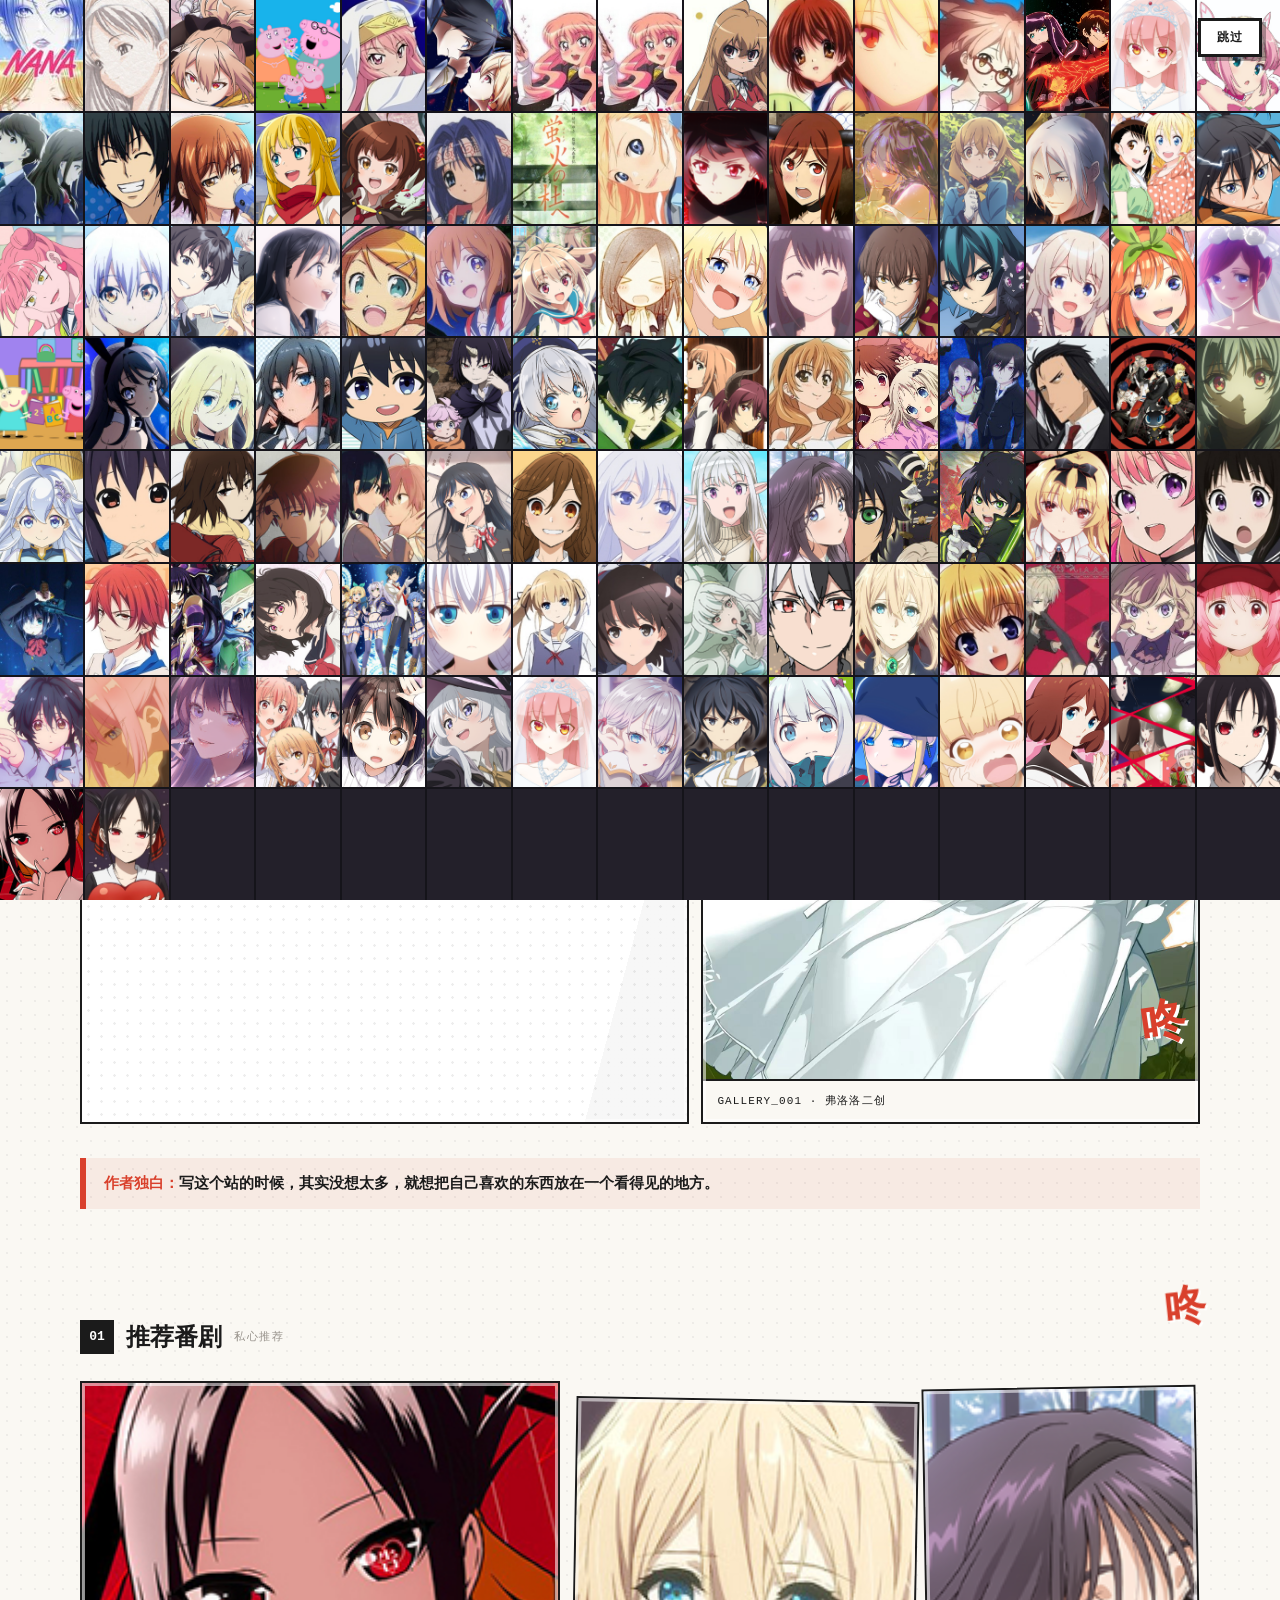
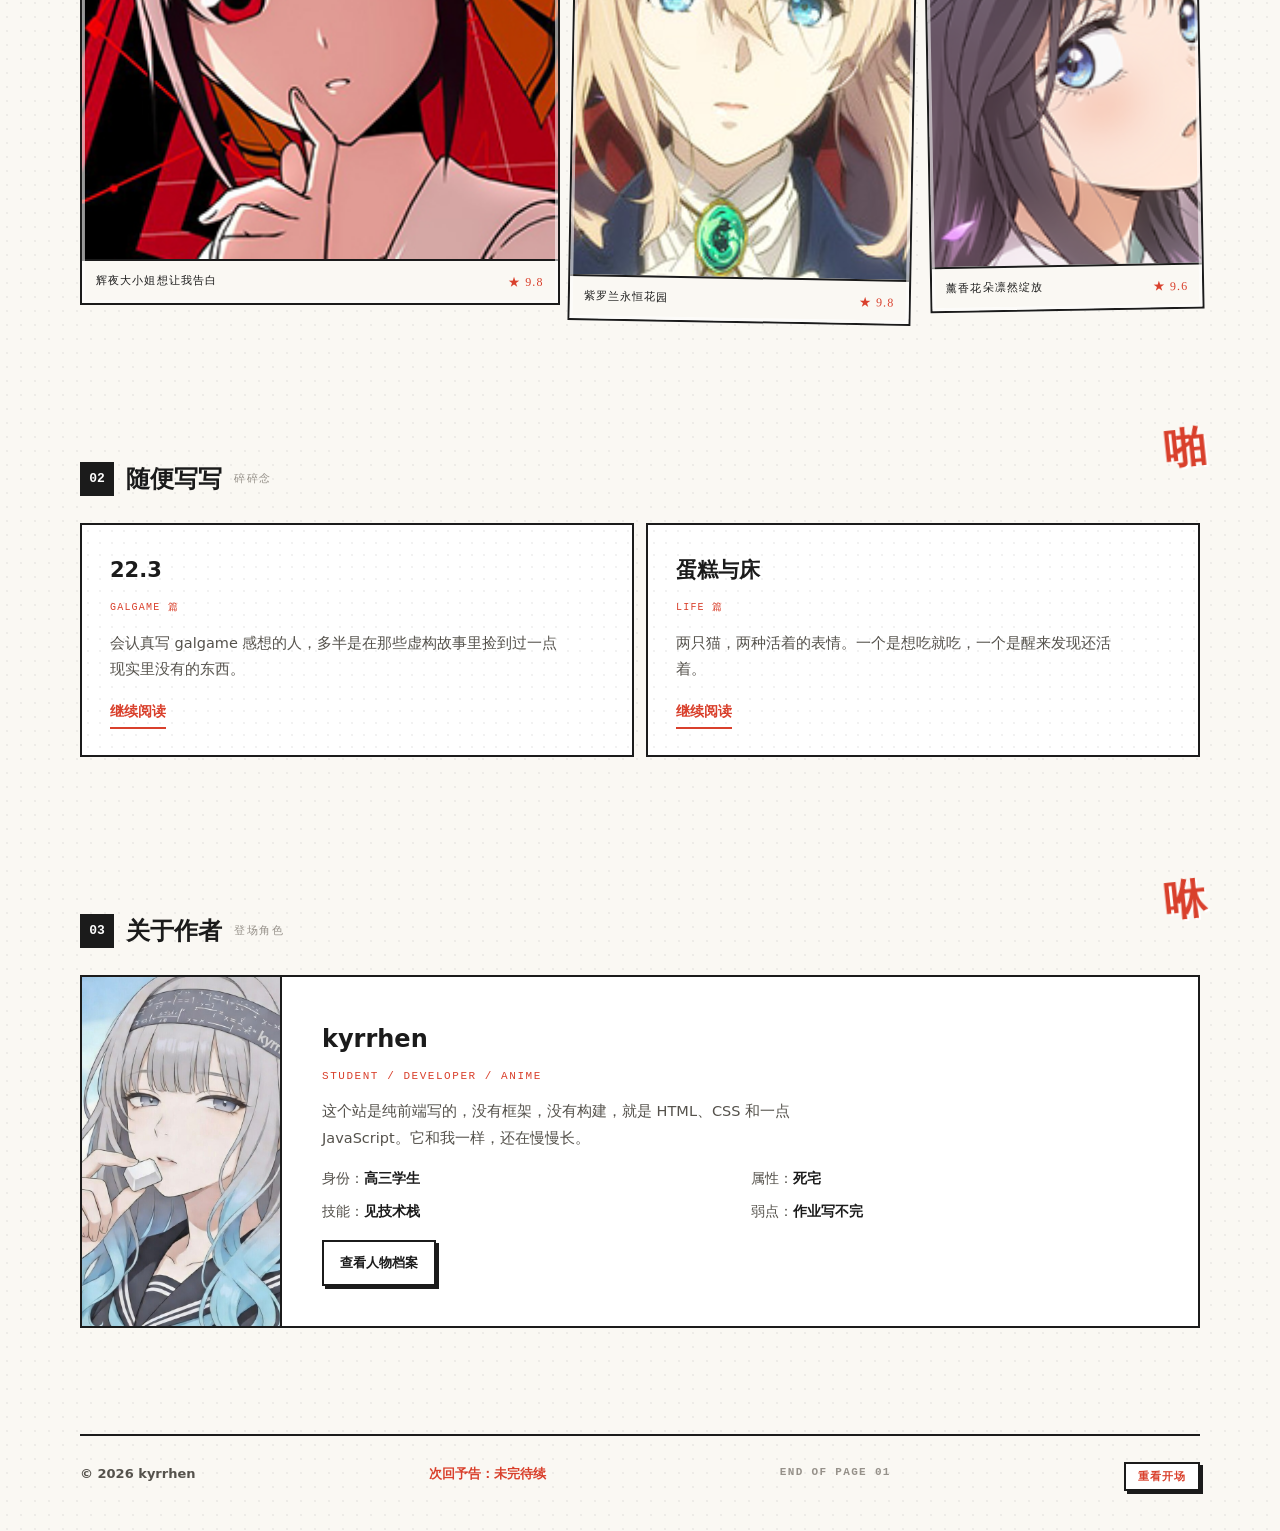
<file: index.html>
<!DOCTYPE html>
<html lang="zh-CN">
<head>
    <meta charset="UTF-8">
    <meta name="viewport" content="width=device-width, initial-scale=1">
    <title>kyrrhen 的小站 · 第 1 话</title>
    <meta name="description" content="kyrrhen 的个人分享站：前端、机器人、二次元、音乐与随笔。">
    <meta name="theme-color" content="#FAF8F3">
    <link rel="icon" href="data:image/svg+xml,%3Csvg xmlns='http://www.w3.org/2000/svg' viewBox='0 0 64 64'%3E%3Crect width='64' height='64' fill='%23FAF8F3'/%3E%3Crect x='6' y='6' width='52' height='52' fill='%23D9402C'/%3E%3Ctext x='32' y='42' text-anchor='middle' font-family='monospace' font-size='30' font-weight='bold' fill='%23fff'%3EK%3C/text%3E%3C/svg%3E">
    <script>document.documentElement.classList.add('js');</script>
    <link rel="stylesheet" href="assets/css/common.css">
</head>
<body>
    <button class="to-top" aria-label="返回顶部">
        <svg viewBox="0 0 24 24" fill="none" stroke="currentColor" stroke-width="2.5" stroke-linecap="round" stroke-linejoin="round"><path d="M12 19V5M5 12l7-7 7 7"/></svg>
    </button>

    <header class="wrap">
        <div class="manga-head">
            <div class="manga-title">
                <span class="issue">第 1 话</span>
                欢迎来到我的小世界
            </div>
            <span class="serial">连载中</span>
            <span class="page-no">PAGE 01</span>
        </div>
        <nav class="chapter-tabs">
            <a class="active" href="index.html">首页</a>
            <a href="照片/work.html">番剧</a>
            <a href="想法/想法页.html">文章</a>
            <a href="关于作者/page.html">关于</a>
            <a href="联系.html">联系</a>
        </nav>
    </header>

    <main class="wrap">
        <section class="page-grid">
            <div class="ko-ma title-ko-ma">
                <span class="ko-ma-label">一个普通人的自留地</span>
                <h1>你好呀，<br>我是 <span class="red">kyrrhen</span>。</h1>
                <p>一个高三学生，喜欢看番，玩点二游和 galgame，偶尔心血来潮随便做点东西。这个站没有很厉害的东西，就是把我在意的东西一样一样摆出来。</p>
                <div style="display: flex; flex-wrap: wrap; gap: 12px; margin-top: 26px;">
                    <a class="ko-ma-btn primary" href="照片/work.html">看番记录</a>
                    <a class="ko-ma-btn" href="想法/想法页.html">读点废话</a>
                </div>
            </div>
            <div class="ko-ma photo-ko-ma">
                <div class="art" onclick="openModal('照片/1.jpg', '弗洛洛二创 · #鸣潮')" style="cursor: pointer;">
                    <img src="照片/1.jpg" alt="最近很喜欢的一张图">
                    <span class="fukidashi top-left">最近很喜欢的一张</span>
                    <span class="sfx-big">咚</span>
                </div>
                <div class="ko-ma-caption">GALLERY_001 · 弗洛洛二创</div>
            </div>
        </section>

        <p class="narration"><span>作者独白：</span>写这个站的时候，其实没想太多，就想把自己喜欢的东西放在一个看得见的地方。</p>

        <section class="chapter">
            <div class="chapter-title">
                <span class="no">01</span>
                推荐番剧
                <small>私心推荐</small>
            </div>
            <div class="gallery-grid">
                <a class="ko-ma" href="照片/work.html">
                    <div class="float-card">
                        <img src="番剧/covers/ss26274.jpg" alt="辉夜大小姐想让我告白">
                        <div class="ko-ma-caption">辉夜大小姐想让我告白 <small>★ 9.8</small></div>
                    </div>
                </a>
                <a class="ko-ma" href="照片/work.html">
                    <div class="float-card">
                        <img src="番剧/covers/ss21542.jpg" alt="紫罗兰永恒花园">
                        <div class="ko-ma-caption">紫罗兰永恒花园 <small>★ 9.8</small></div>
                    </div>
                </a>
                <a class="ko-ma" href="照片/work.html">
                    <div class="float-card">
                        <img src="番剧/covers/ss102173.png" alt="薰香花朵凛然绽放">
                        <div class="ko-ma-caption">薰香花朵凛然绽放 <small>★ 9.6</small></div>
                    </div>
                </a>
            </div>
        </section>

        <section class="chapter">
            <div class="chapter-title">
                <span class="no">02</span>
                随便写写
                <small>碎碎念</small>
            </div>
            <div class="essay-grid">
                <article class="ko-ma essay-ko-ma">
                    <h3>22.3</h3>
                    <span class="tag">GALGAME 篇</span>
                    <p>会认真写 galgame 感想的人，多半是在那些虚构故事里捡到过一点现实里没有的东西。</p>
                    <a href="想法/想法页.html">继续阅读</a>
                </article>
                <article class="ko-ma essay-ko-ma">
                    <h3>蛋糕与床</h3>
                    <span class="tag">LIFE 篇</span>
                    <p>两只猫，两种活着的表情。一个是想吃就吃，一个是醒来发现还活着。</p>
                    <a href="想法/想法页.html">继续阅读</a>
                </article>
            </div>
        </section>

        <section class="chapter">
            <div class="chapter-title">
                <span class="no">03</span>
                关于作者
                <small>登场角色</small>
            </div>
            <div class="author-ko-ma">
                <img src="关于作者/kyrrhen.jpg" alt="kyrrhen 头像">
                <div class="author-body">
                    <h3>kyrrhen</h3>
                    <p class="role">STUDENT / DEVELOPER / ANIME</p>
                    <p>这个站是纯前端写的，没有框架，没有构建，就是 HTML、CSS 和一点 JavaScript。它和我一样，还在慢慢长。</p>
                    <div class="stat-list">
                        <span>身份：<b>高三学生</b></span>
                        <span>属性：<b>死宅</b></span>
                        <span>技能：<b>见技术栈</b></span>
                        <span>弱点：<b>作业写不完</b></span>
                    </div>
                    <a href="关于作者/page.html">查看人物档案</a>
                </div>
            </div>
        </section>
    </main>

    <footer class="wrap manga-foot">
        <span>© <span data-year>2026</span> kyrrhen</span>
        <span class="next">次回予告：未完待续</span>
        <span class="page-end">END OF PAGE 01</span>
    </footer>

    <!-- 图片预览灯箱 -->
    <div id="imageModal" class="modal" aria-hidden="true">
        <div class="zoom-controls">
            <button class="zoom-btn" onclick="zoomImage(0.9)" title="缩小" aria-label="缩小">&minus;</button>
            <button class="zoom-btn" onclick="zoomImage(1.1)" title="放大" aria-label="放大">+</button>
            <button class="zoom-btn" onclick="resetZoom()" title="重置" aria-label="重置">1:1</button>
        </div>
        <button class="modal-close" onclick="closeModal()" aria-label="关闭">
            <svg viewBox="0 0 24 24" fill="none" stroke="currentColor" stroke-width="2.5" stroke-linecap="round"><path d="M18 6L6 18M6 6l12 12"/></svg>
        </button>
        <div class="modal-content-wrapper">
            <img class="modal-content" id="modalImage" alt="图片预览">
            <div class="modal-caption"></div>
        </div>
    </div>

    <script src="assets/js/common.js"></script>
    <script>
        setupModal('imageModal', 'modalImage');
    </script>
</body>
</html>
</file>
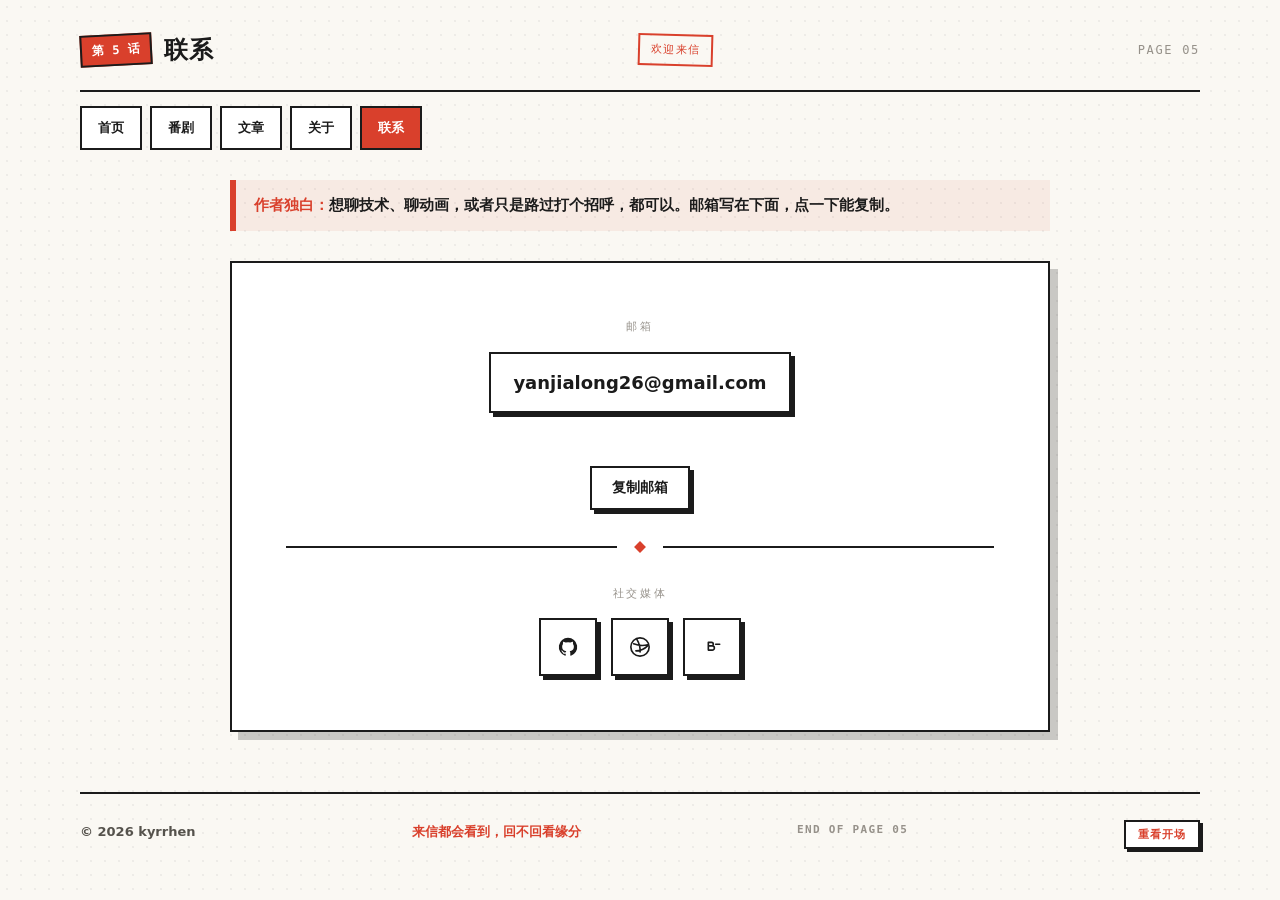
<file: 联系.html>
<!DOCTYPE html>
<html lang="zh-CN">
<head>
    <meta charset="UTF-8">
    <meta name="viewport" content="width=device-width, initial-scale=1">
    <title>联系 | kyrrhen 的小站 · 第 5 话</title>
    <meta name="description" content="联系 kyrrhen：邮箱与社交媒体。">
    <meta name="theme-color" content="#FAF8F3">
    <link rel="icon" href="data:image/svg+xml,%3Csvg xmlns='http://www.w3.org/2000/svg' viewBox='0 0 64 64'%3E%3Crect width='64' height='64' fill='%23FAF8F3'/%3E%3Crect x='6' y='6' width='52' height='52' fill='%23D9402C'/%3E%3Ctext x='32' y='42' text-anchor='middle' font-family='monospace' font-size='30' font-weight='bold' fill='%23fff'%3EK%3C/text%3E%3C/svg%3E">
    <script>document.documentElement.classList.add('js');</script>
    <link rel="stylesheet" href="assets/css/common.css">
</head>
<body>
    <button class="to-top" aria-label="返回顶部">
        <svg viewBox="0 0 24 24" fill="none" stroke="currentColor" stroke-width="2.5" stroke-linecap="round" stroke-linejoin="round"><path d="M12 19V5M5 12l7-7 7 7"/></svg>
    </button>

    <header class="wrap">
        <div class="manga-head">
            <div class="manga-title">
                <span class="issue">第 5 话</span>
                联系
            </div>
            <span class="serial">欢迎来信</span>
            <span class="page-no">PAGE 05</span>
        </div>
        <nav class="chapter-tabs">
            <a href="index.html">首页</a>
            <a href="照片/work.html">番剧</a>
            <a href="想法/想法页.html">文章</a>
            <a href="关于作者/page.html">关于</a>
            <a class="active" href="联系.html">联系</a>
        </nav>
    </header>

    <main class="wrap wrap-narrow" style="padding-bottom: 30px;">
        <p class="narration" style="margin-top: 10px;"><span>作者独白：</span>想聊技术、聊动画，或者只是路过打个招呼，都可以。邮箱写在下面，点一下能复制。</p>

        <div class="contact-card">
            <div class="contact-item">
                <span class="contact-label">邮箱</span>
                <a href="mailto:yanjialong26@gmail.com" class="contact-link">yanjialong26@gmail.com</a>
                <div class="copy-notice" id="copyNotice">已复制到剪贴板</div>
                <div style="margin-top: 16px;">
                    <button class="ko-ma-btn" onclick="copyEmail()">复制邮箱</button>
                </div>
            </div>

            <div class="divider">
                <svg viewBox="0 0 10 10"><rect x="2" y="2" width="6" height="6" transform="rotate(45 5 5)" fill="currentColor"/></svg>
            </div>

            <div class="contact-item">
                <span class="contact-label">社交媒体</span>
                <div class="social-links">
                    <a href="https://github.com/kyrrhen" target="_blank" rel="noopener" class="social-link" title="GitHub" aria-label="GitHub">
                        <svg viewBox="0 0 24 24" fill="currentColor"><path d="M12 2a10 10 0 0 0-3.16 19.49c.5.09.68-.22.68-.48v-1.7c-2.78.6-3.37-1.34-3.37-1.34-.45-1.16-1.11-1.47-1.11-1.47-.9-.62.07-.6.07-.6 1 .07 1.53 1.03 1.53 1.03.89 1.52 2.34 1.08 2.91.83.09-.65.35-1.09.63-1.34-2.22-.25-4.55-1.11-4.55-4.94 0-1.09.39-1.98 1.03-2.68-.1-.25-.45-1.27.1-2.64 0 0 .84-.27 2.75 1.02a9.58 9.58 0 0 1 5 0c1.91-1.29 2.75-1.02 2.75-1.02.55 1.37.2 2.39.1 2.64.64.7 1.03 1.59 1.03 2.68 0 3.84-2.34 4.68-4.57 4.93.36.31.68.92.68 1.85v2.75c0 .26.18.58.69.48A10 10 0 0 0 12 2z"/></svg>
                    </a>
                    <a href="#" class="social-link" title="Dribbble" aria-label="Dribbble">
                        <svg viewBox="0 0 24 24" fill="none" stroke="currentColor" stroke-width="1.8" stroke-linecap="round" stroke-linejoin="round"><circle cx="12" cy="12" r="10"/><path d="M5 8.5c5.2 2 10.6 2.4 15.5 1M8.6 3.6c2.6 4.4 3.8 9 3.5 13.7M20.9 10.2c-3.9 3.9-8.7 6-13.4 6"/></svg>
                    </a>
                    <a href="#" class="social-link" title="Behance" aria-label="Behance">
                        <svg viewBox="0 0 24 24" fill="none" stroke="currentColor" stroke-width="1.8" stroke-linecap="round" stroke-linejoin="round"><path d="M8 7h3.5a1.9 1.9 0 0 1 0 3.8H8V7zm0 3.8h4.3a2.3 2.3 0 0 1 0 4.6H8v-4.6zM16 9h4.4"/></svg>
                    </a>
                </div>
            </div>
        </div>
    </main>

    <footer class="wrap manga-foot">
        <span>© <span data-year>2026</span> kyrrhen</span>
        <span class="next">来信都会看到，回不回看缘分</span>
        <span class="page-end">END OF PAGE 05</span>
    </footer>

    <script src="assets/js/common.js"></script>
    <script>
        function copyEmail() {
            var email = 'yanjialong26@gmail.com';
            var notice = document.getElementById('copyNotice');

            function showNotice() {
                notice.classList.add('show');
                setTimeout(function () { notice.classList.remove('show'); }, 2000);
            }

            if (navigator.clipboard && window.isSecureContext) {
                navigator.clipboard.writeText(email).then(showNotice).catch(function () {
                    fallbackCopy();
                });
            } else {
                fallbackCopy();
            }

            function fallbackCopy() {
                var ta = document.createElement('textarea');
                ta.value = email;
                ta.style.position = 'fixed';
                ta.style.opacity = '0';
                document.body.appendChild(ta);
                ta.select();
                try {
                    document.execCommand('copy');
                    showNotice();
                } catch (e) {
                    notice.textContent = '复制失败，请手动复制';
                    showNotice();
                }
                document.body.removeChild(ta);
            }
        }
    </script>
</body>
</html>
</file>
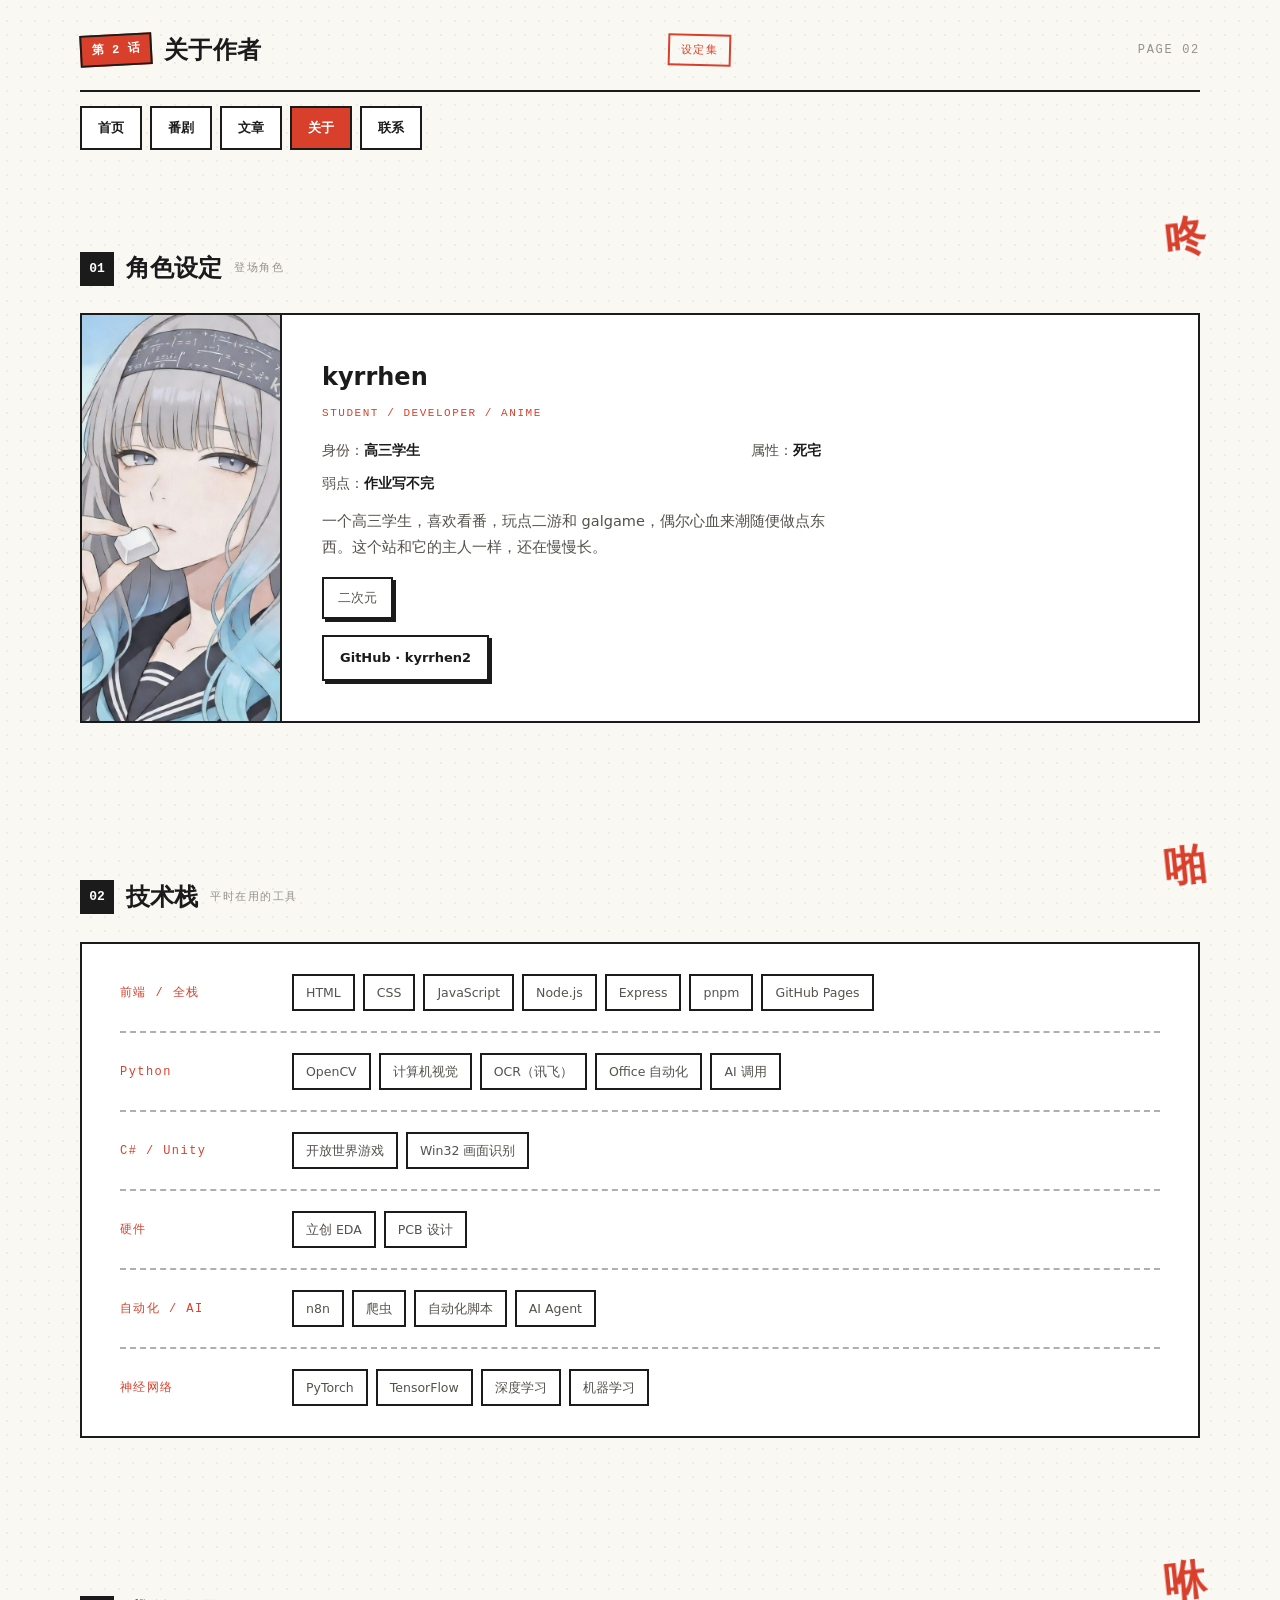
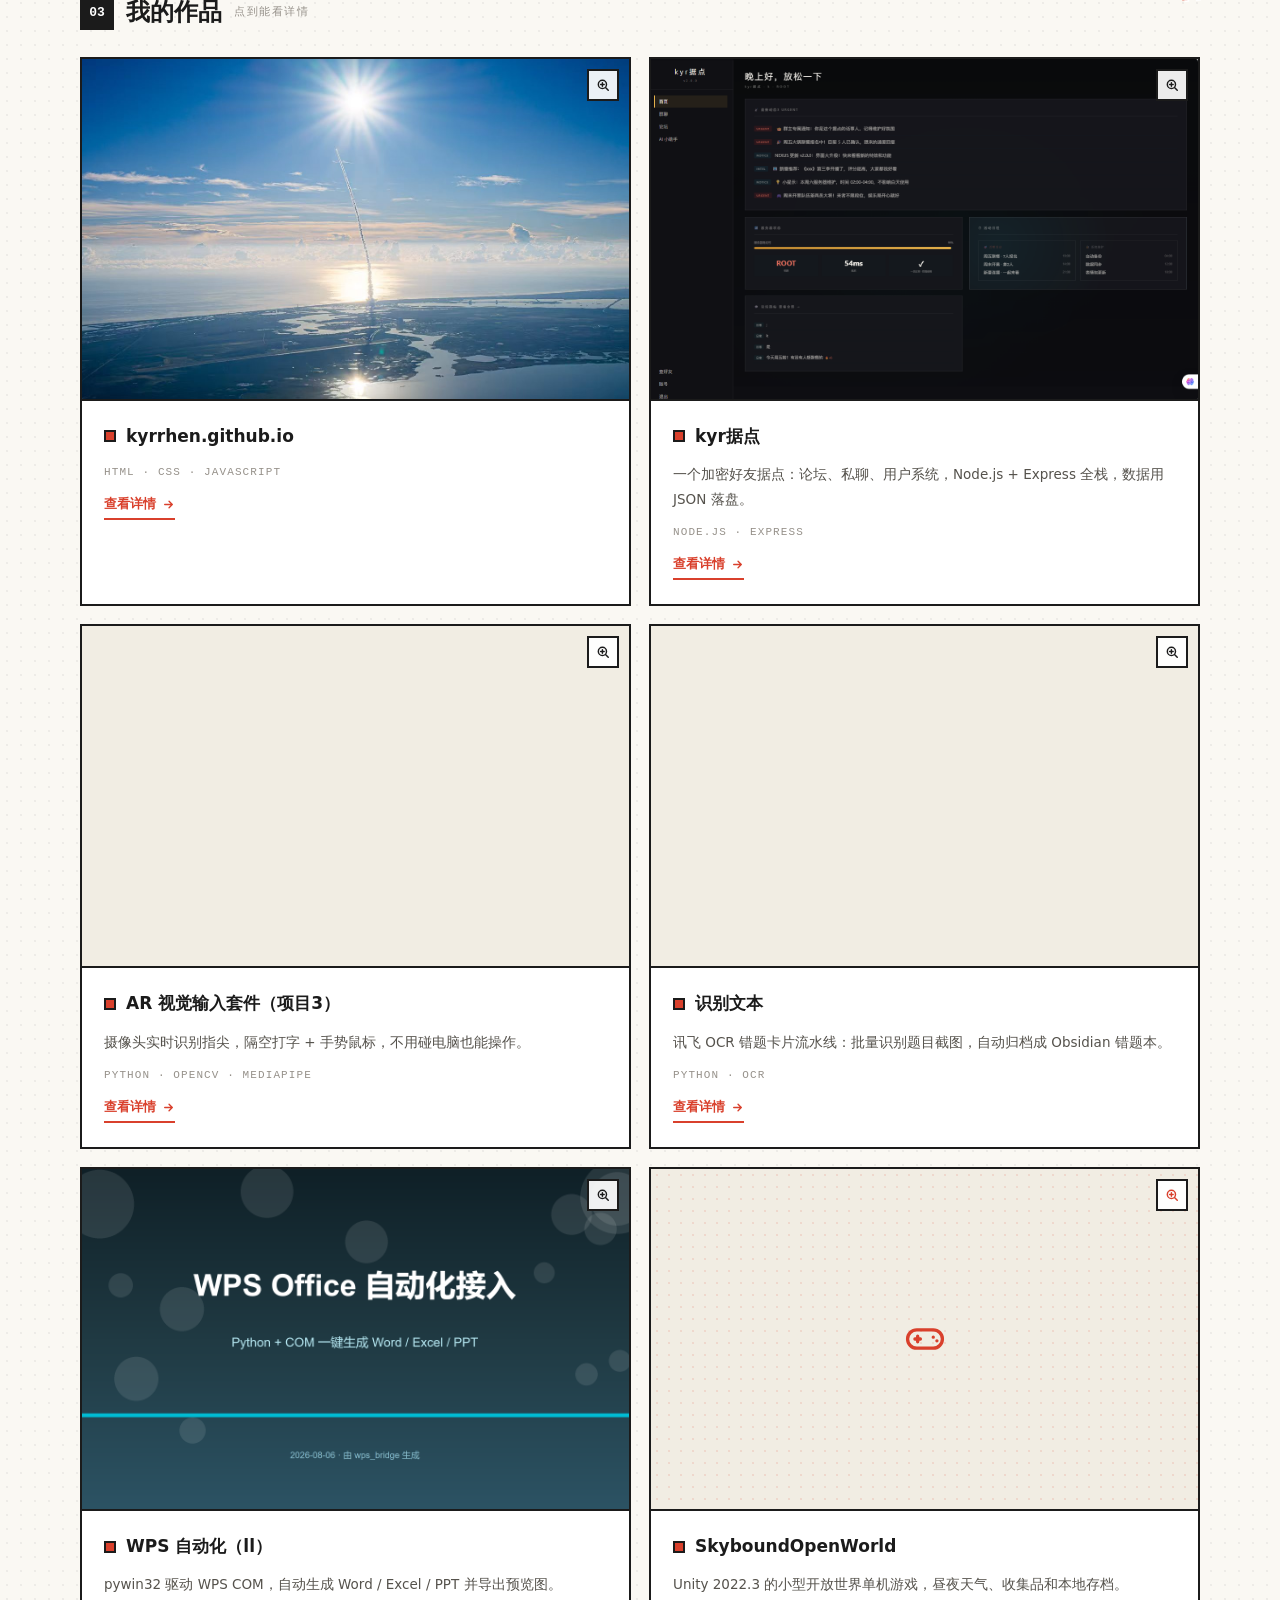
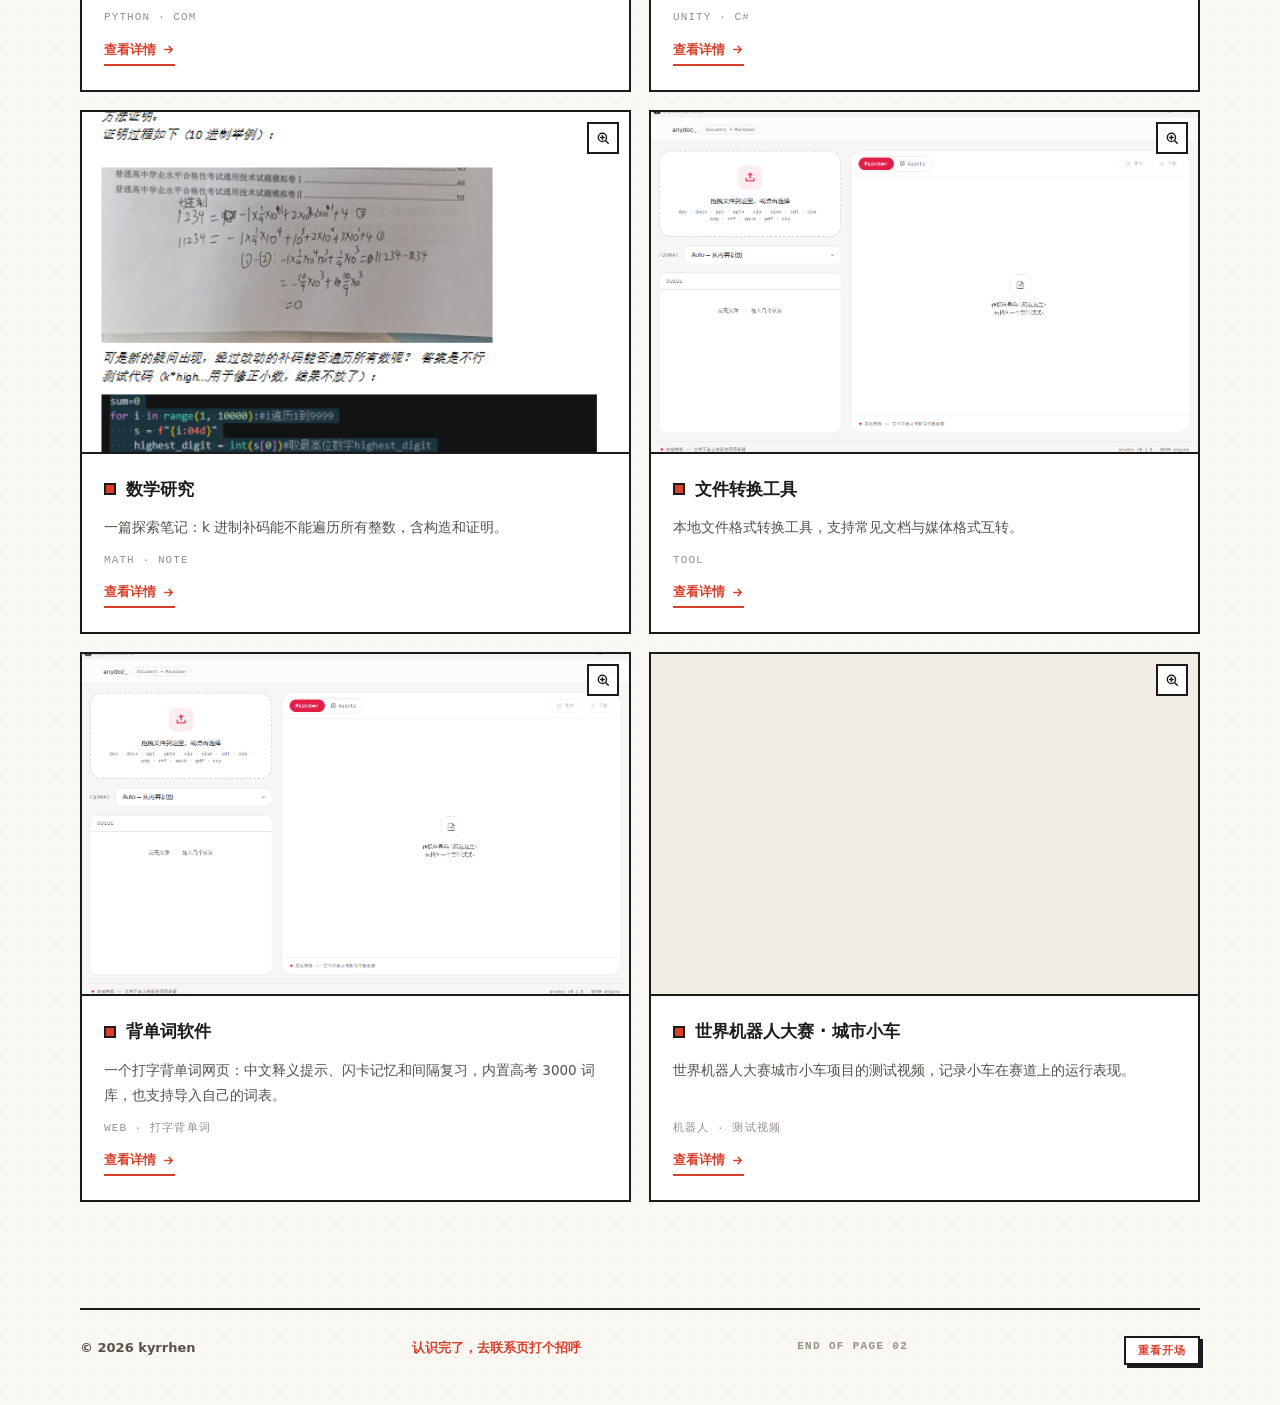
<file: 关于作者/page.html>
<!DOCTYPE html>
<html lang="zh-CN">
<head>
    <meta charset="UTF-8">
    <meta name="viewport" content="width=device-width, initial-scale=1">
    <title>关于作者 | kyrrhen 的小站 · 第 2 话</title>
    <meta name="description" content="关于 kyrrhen：一个高三学生，喜欢看番、玩二游和 galgame，偶尔做点东西。">
    <meta name="theme-color" content="#FAF8F3">
    <link rel="icon" href="data:image/svg+xml,%3Csvg xmlns='http://www.w3.org/2000/svg' viewBox='0 0 64 64'%3E%3Crect width='64' height='64' fill='%23FAF8F3'/%3E%3Crect x='6' y='6' width='52' height='52' fill='%23D9402C'/%3E%3Ctext x='32' y='42' text-anchor='middle' font-family='monospace' font-size='30' font-weight='bold' fill='%23fff'%3EK%3C/text%3E%3C/svg%3E">
    <script>document.documentElement.classList.add('js');</script>
    <link rel="stylesheet" href="../assets/css/common.css">
</head>
<body>
    <button class="to-top" aria-label="返回顶部">
        <svg viewBox="0 0 24 24" fill="none" stroke="currentColor" stroke-width="2.5" stroke-linecap="round" stroke-linejoin="round"><path d="M12 19V5M5 12l7-7 7 7"/></svg>
    </button>

    <header class="wrap">
        <div class="manga-head">
            <div class="manga-title">
                <span class="issue">第 2 话</span>
                关于作者
            </div>
            <span class="serial">设定集</span>
            <span class="page-no">PAGE 02</span>
        </div>
        <nav class="chapter-tabs">
            <a href="../index.html">首页</a>
            <a href="../照片/work.html">番剧</a>
            <a href="../想法/想法页.html">文章</a>
            <a class="active" href="page.html">关于</a>
            <a href="../联系.html">联系</a>
        </nav>
    </header>

    <main class="wrap">
        <section class="chapter">
            <div class="chapter-title">
                <span class="no">01</span>
                角色设定
                <small>登场角色</small>
            </div>
            <div class="author-ko-ma">
                <img src="kyrrhen.jpg" alt="kyrrhen" onclick="openModal(this.src, 'kyrrhen')" style="cursor: pointer;">
                <div class="author-body">
                    <h3>kyrrhen</h3>
                    <p class="role">STUDENT / DEVELOPER / ANIME</p>
                    <div class="stat-list">
                        <span>身份：<b>高三学生</b></span>
                        <span>属性：<b>死宅</b></span>
                        <span>弱点：<b>作业写不完</b></span>
                    </div>
                    <p>一个高三学生，喜欢看番，玩点二游和 galgame，偶尔心血来潮随便做点东西。这个站和它的主人一样，还在慢慢长。</p>
                    <div class="chips" style="margin-top: 16px;">
                        <span class="chip">二次元</span>
                    </div>
                    <a href="https://github.com/kyrrhen/kyrrhen2" target="_blank" rel="noopener">GitHub · kyrrhen2</a>
                </div>
            </div>
        </section>

        <section class="chapter">
            <div class="chapter-title">
                <span class="no">02</span>
                技术栈
                <small>平时在用的工具</small>
            </div>
            <div class="stack-panel">
                <div class="stack-group">
                    <div class="stack-label">前端 / 全栈</div>
                    <div class="stack-chips">
                        <span class="chip">HTML</span><span class="chip">CSS</span><span class="chip">JavaScript</span>
                        <span class="chip">Node.js</span><span class="chip">Express</span><span class="chip">pnpm</span>
                        <span class="chip">GitHub Pages</span>
                    </div>
                </div>
                <div class="stack-group">
                    <div class="stack-label">Python</div>
                    <div class="stack-chips">
                        <span class="chip">OpenCV</span><span class="chip">计算机视觉</span><span class="chip">OCR（讯飞）</span>
                        <span class="chip">Office 自动化</span><span class="chip">AI 调用</span>
                    </div>
                </div>
                <div class="stack-group">
                    <div class="stack-label">C# / Unity</div>
                    <div class="stack-chips">
                        <span class="chip">开放世界游戏</span><span class="chip">Win32 画面识别</span>
                    </div>
                </div>
                <div class="stack-group">
                    <div class="stack-label">硬件</div>
                    <div class="stack-chips">
                        <span class="chip">立创 EDA</span><span class="chip">PCB 设计</span>
                    </div>
                </div>
                <div class="stack-group">
                    <div class="stack-label">自动化 / AI</div>
                    <div class="stack-chips">
                        <span class="chip">n8n</span><span class="chip">爬虫</span><span class="chip">自动化脚本</span><span class="chip">AI Agent</span>
                    </div>
                </div>
                <div class="stack-group">
                    <div class="stack-label">神经网络</div>
                    <div class="stack-chips">
                        <span class="chip">PyTorch</span><span class="chip">TensorFlow</span><span class="chip">深度学习</span><span class="chip">机器学习</span>
                    </div>
                </div>
            </div>
        </section>

        <section class="chapter">
            <div class="chapter-title">
                <span class="no">03</span>
                我的作品
                <small>点到能看详情</small>
            </div>
            <div class="work-grid">
                <div class="work-card" onclick="openWork('kyrrhen')">
                    <div class="work-media">
                        <img src="../00.jpg" alt="kyrrhen.github.io 封面" loading="lazy">
                        <span class="media-badge"><svg viewBox="0 0 24 24" fill="none" stroke="currentColor" stroke-width="2.5" stroke-linecap="round"><circle cx="11" cy="11" r="7"/><path d="M21 21l-4.3-4.3M11 8v6M8 11h6"/></svg></span>
                    </div>
                    <div class="work-body">
                        <div class="work-name">kyrrhen.github.io</div>
                        
                        <div class="work-tag">HTML · CSS · JavaScript</div>
                        <span class="article-link">查看详情<svg viewBox="0 0 24 24" fill="none" stroke="currentColor" stroke-width="2.5" stroke-linecap="round" stroke-linejoin="round"><path d="M5 12h14M13 6l6 6-6 6"/></svg></span>
                    </div>
                </div>

                <div class="work-card" onclick="openWork('kse')">
                    <div class="work-media">
                        <img src="works/kyr-dashboard.png" alt="kyr据点 主界面" loading="lazy">
                        <span class="media-badge"><svg viewBox="0 0 24 24" fill="none" stroke="currentColor" stroke-width="2.5" stroke-linecap="round"><circle cx="11" cy="11" r="7"/><path d="M21 21l-4.3-4.3M11 8v6M8 11h6"/></svg></span>
                    </div>
                    <div class="work-body">
                        <div class="work-name">kyr据点</div>
                        <p class="work-desc">一个加密好友据点：论坛、私聊、用户系统，Node.js + Express 全栈，数据用 JSON 落盘。</p>
                        <div class="work-tag">Node.js · Express</div>
                        <span class="article-link">查看详情<svg viewBox="0 0 24 24" fill="none" stroke="currentColor" stroke-width="2.5" stroke-linecap="round" stroke-linejoin="round"><path d="M5 12h14M13 6l6 6-6 6"/></svg></span>
                    </div>
                </div>

                <div class="work-card" onclick="openWork('arinput')">
                    <div class="work-media">
                        <video src="works/ar-input.mp4" muted loop autoplay playsinline preload="metadata"></video>
                        <span class="media-badge"><svg viewBox="0 0 24 24" fill="none" stroke="currentColor" stroke-width="2.5" stroke-linecap="round"><circle cx="11" cy="11" r="7"/><path d="M21 21l-4.3-4.3M11 8v6M8 11h6"/></svg></span>
                    </div>
                    <div class="work-body">
                        <div class="work-name">AR 视觉输入套件（项目3）</div>
                        <p class="work-desc">摄像头实时识别指尖，隔空打字 + 手势鼠标，不用碰电脑也能操作。</p>
                        <div class="work-tag">Python · OpenCV · MediaPipe</div>
                        <span class="article-link">查看详情<svg viewBox="0 0 24 24" fill="none" stroke="currentColor" stroke-width="2.5" stroke-linecap="round" stroke-linejoin="round"><path d="M5 12h14M13 6l6 6-6 6"/></svg></span>
                    </div>
                </div>

                <div class="work-card" onclick="openWork('ocr')">
                    <div class="work-media">
                        <video src="works/ocr.mp4" muted loop autoplay playsinline preload="metadata"></video>
                        <span class="media-badge"><svg viewBox="0 0 24 24" fill="none" stroke="currentColor" stroke-width="2.5" stroke-linecap="round"><circle cx="11" cy="11" r="7"/><path d="M21 21l-4.3-4.3M11 8v6M8 11h6"/></svg></span>
                    </div>
                    <div class="work-body">
                        <div class="work-name">识别文本</div>
                        <p class="work-desc">讯飞 OCR 错题卡片流水线：批量识别题目截图，自动归档成 Obsidian 错题本。</p>
                        <div class="work-tag">Python · OCR</div>
                        <span class="article-link">查看详情<svg viewBox="0 0 24 24" fill="none" stroke="currentColor" stroke-width="2.5" stroke-linecap="round" stroke-linejoin="round"><path d="M5 12h14M13 6l6 6-6 6"/></svg></span>
                    </div>
                </div>

                <div class="work-card" onclick="openWork('wps')">
                    <div class="work-media">
                        <img src="works/wps.png" alt="WPS 自动化生成的 PPT 预览" loading="lazy">
                        <span class="media-badge"><svg viewBox="0 0 24 24" fill="none" stroke="currentColor" stroke-width="2.5" stroke-linecap="round"><circle cx="11" cy="11" r="7"/><path d="M21 21l-4.3-4.3M11 8v6M8 11h6"/></svg></span>
                    </div>
                    <div class="work-body">
                        <div class="work-name">WPS 自动化（ll）</div>
                        <p class="work-desc">pywin32 驱动 WPS COM，自动生成 Word / Excel / PPT 并导出预览图。</p>
                        <div class="work-tag">Python · COM</div>
                        <span class="article-link">查看详情<svg viewBox="0 0 24 24" fill="none" stroke="currentColor" stroke-width="2.5" stroke-linecap="round" stroke-linejoin="round"><path d="M5 12h14M13 6l6 6-6 6"/></svg></span>
                    </div>
                </div>

                <div class="work-card" onclick="openWork('skybound')">
                    <div class="work-media work-media--icon">
                        <svg viewBox="0 0 24 24" fill="none" stroke="currentColor" stroke-width="1.8" stroke-linecap="round" stroke-linejoin="round"><rect x="2.5" y="7" width="19" height="10" rx="5"/><path d="M8 10.5v3M6.5 12h3M16.5 11h.01M18.5 13h.01"/></svg>
                        <span class="media-badge"><svg viewBox="0 0 24 24" fill="none" stroke="currentColor" stroke-width="2.5" stroke-linecap="round"><circle cx="11" cy="11" r="7"/><path d="M21 21l-4.3-4.3M11 8v6M8 11h6"/></svg></span>
                    </div>
                    <div class="work-body">
                        <div class="work-name">SkyboundOpenWorld</div>
                        <p class="work-desc">Unity 2022.3 的小型开放世界单机游戏，昼夜天气、收集品和本地存档。</p>
                        <div class="work-tag">Unity · C#</div>
                        <span class="article-link">查看详情<svg viewBox="0 0 24 24" fill="none" stroke="currentColor" stroke-width="2.5" stroke-linecap="round" stroke-linejoin="round"><path d="M5 12h14M13 6l6 6-6 6"/></svg></span>
                    </div>
                </div>

                <div class="work-card" onclick="openWork('math')">
                    <div class="work-media">
                        <img src="works/math.png" alt="数学随笔" loading="lazy">
                        <span class="media-badge"><svg viewBox="0 0 24 24" fill="none" stroke="currentColor" stroke-width="2.5" stroke-linecap="round"><circle cx="11" cy="11" r="7"/><path d="M21 21l-4.3-4.3M11 8v6M8 11h6"/></svg></span>
                    </div>
                    <div class="work-body">
                        <div class="work-name">数学研究</div>
                        <p class="work-desc">一篇探索笔记：k 进制补码能不能遍历所有整数，含构造和证明。</p>
                        <div class="work-tag">Math · Note</div>
                        <span class="article-link">查看详情<svg viewBox="0 0 24 24" fill="none" stroke="currentColor" stroke-width="2.5" stroke-linecap="round" stroke-linejoin="round"><path d="M5 12h14M13 6l6 6-6 6"/></svg></span>
                    </div>
                </div>

                <div class="work-card" onclick="openWork('fileconverter')">
                    <div class="work-media">
                        <img src="works/file-converter.png" alt="文件转换工具" loading="lazy">
                        <span class="media-badge"><svg viewBox="0 0 24 24" fill="none" stroke="currentColor" stroke-width="2.5" stroke-linecap="round"><circle cx="11" cy="11" r="7"/><path d="M21 21l-4.3-4.3M11 8v6M8 11h6"/></svg></span>
                    </div>
                    <div class="work-body">
                        <div class="work-name">文件转换工具</div>
                        <p class="work-desc">本地文件格式转换工具，支持常见文档与媒体格式互转。</p>
                        <div class="work-tag">Tool</div>
                        <span class="article-link">查看详情<svg viewBox="0 0 24 24" fill="none" stroke="currentColor" stroke-width="2.5" stroke-linecap="round" stroke-linejoin="round"><path d="M5 12h14M13 6l6 6-6 6"/></svg></span>
                    </div>
                </div>

                <div class="work-card" onclick="openWork('wordkey')">
                    <div class="work-media">
                        <img src="works/wordkey.png" alt="背单词软件界面" loading="lazy">
                        <span class="media-badge"><svg viewBox="0 0 24 24" fill="none" stroke="currentColor" stroke-width="2.5" stroke-linecap="round"><circle cx="11" cy="11" r="7"/><path d="M21 21l-4.3-4.3M11 8v6M8 11h6"/></svg></span>
                    </div>
                    <div class="work-body">
                        <div class="work-name">背单词软件</div>
                        <p class="work-desc">一个打字背单词网页：中文释义提示、闪卡记忆和间隔复习，内置高考 3000 词库，也支持导入自己的词表。</p>
                        <div class="work-tag">Web · 打字背单词</div>
                        <span class="article-link">查看详情<svg viewBox="0 0 24 24" fill="none" stroke="currentColor" stroke-width="2.5" stroke-linecap="round" stroke-linejoin="round"><path d="M5 12h14M13 6l6 6-6 6"/></svg></span>
                    </div>
                </div>

                <div class="work-card" onclick="openWork('citycar')">
                    <div class="work-media">
                        <video src="works/city-car.mp4" muted loop autoplay playsinline preload="metadata"></video>
                        <span class="media-badge"><svg viewBox="0 0 24 24" fill="none" stroke="currentColor" stroke-width="2.5" stroke-linecap="round"><circle cx="11" cy="11" r="7"/><path d="M21 21l-4.3-4.3M11 8v6M8 11h6"/></svg></span>
                    </div>
                    <div class="work-body">
                        <div class="work-name">世界机器人大赛 · 城市小车</div>
                        <p class="work-desc">世界机器人大赛城市小车项目的测试视频，记录小车在赛道上的运行表现。</p>
                        <div class="work-tag">机器人 · 测试视频</div>
                        <span class="article-link">查看详情<svg viewBox="0 0 24 24" fill="none" stroke="currentColor" stroke-width="2.5" stroke-linecap="round" stroke-linejoin="round"><path d="M5 12h14M13 6l6 6-6 6"/></svg></span>
                    </div>
                </div>
            </div>
        </section>
    </main>

    <footer class="wrap manga-foot">
        <span>© <span data-year>2026</span> kyrrhen</span>
        <span class="next">认识完了，去联系页打个招呼</span>
        <span class="page-end">END OF PAGE 02</span>
    </footer>

    <!-- 图片预览灯箱 -->
    <div id="imageModal" class="modal" aria-hidden="true">
        <div class="zoom-controls">
            <button class="zoom-btn" onclick="zoomImage(0.9)" title="缩小" aria-label="缩小">&minus;</button>
            <button class="zoom-btn" onclick="zoomImage(1.1)" title="放大" aria-label="放大">+</button>
            <button class="zoom-btn" onclick="resetZoom()" title="重置" aria-label="重置">1:1</button>
        </div>
        <button class="modal-close" onclick="closeModal()" aria-label="关闭">
            <svg viewBox="0 0 24 24" fill="none" stroke="currentColor" stroke-width="2.5" stroke-linecap="round"><path d="M18 6L6 18M6 6l12 12"/></svg>
        </button>
        <div class="modal-content-wrapper">
            <img class="modal-content" id="modalImage" alt="图片预览">
            <div class="modal-caption"></div>
        </div>
    </div>

    <!-- 作品详情浮层 -->
    <div id="workModal" class="work-modal" aria-hidden="true">
        <div class="work-modal-backdrop" onclick="closeWork()"></div>
        <div class="work-modal-panel">
            <button class="work-modal-close" onclick="closeWork()" aria-label="关闭">
                <svg viewBox="0 0 24 24" fill="none" stroke="currentColor" stroke-width="2.5" stroke-linecap="round"><path d="M18 6L6 18M6 6l12 12"/></svg>
            </button>
            <div class="work-modal-media" id="workMedia"></div>
            <div class="work-modal-body">
                <div class="work-modal-tag" id="workTag"></div>
                <h2 class="work-modal-title" id="workTitle"></h2>
                <div class="work-modal-desc" id="workDesc"></div>
                <div class="work-modal-points" id="workPoints"></div>
                <div class="work-modal-link">
                    <a class="ko-ma-btn" id="workLink" target="_blank" rel="noopener" style="display: none;">访问项目</a>
                </div>
            </div>
        </div>
    </div>

    <script src="../assets/js/common.js"></script>
    <script>
        setupModal('imageModal', 'modalImage');

        var ICONS = {
            folder: '<svg viewBox="0 0 24 24" fill="none" stroke="currentColor" stroke-width="1.8" stroke-linecap="round" stroke-linejoin="round"><path d="M3 7a2 2 0 0 1 2-2h4l2 2h8a2 2 0 0 1 2 2v9a2 2 0 0 1-2 2H5a2 2 0 0 1-2-2z"/><path d="M12 11v6M9.5 13.5L12 11l2.5 2.5"/></svg>',
            game: '<svg viewBox="0 0 24 24" fill="none" stroke="currentColor" stroke-width="1.8" stroke-linecap="round" stroke-linejoin="round"><rect x="2.5" y="7" width="19" height="10" rx="5"/><path d="M8 10.5v3M6.5 12h3M16.5 11h.01M18.5 13h.01"/></svg>',
            math: '<svg viewBox="0 0 24 24" fill="none" stroke="currentColor" stroke-width="1.8" stroke-linecap="round" stroke-linejoin="round"><path d="M18 6H6l6 6-6 6h12"/></svg>'
        };

        var WORK_DETAILS = {
            kyrrhen: {
                title: 'kyrrhen.github.io',
                tag: 'HTML · CSS · JavaScript',
                media: { type: 'img', src: '../00.jpg', alt: 'kyrrhen.github.io 封面' },
                desc: ['你现在看到的这个站。纯静态、零依赖、无构建，手写 HTML / CSS / JavaScript，托管在 GitHub Pages 上。', '现在是漫画连载风：浅色纸张、分镜格、网点背景，没有框架，也没有花里胡哨的动效。'],
                points: ['纯前端：HTML + CSS + JavaScript，零依赖无构建', '漫画分镜设计系统，浅色纸张 + 红色拟声', '响应式布局 + 图片灯箱 + 照片筛选', 'prefers-reduced-motion 动效降级'],
                link: null
            },
            kse: {
                title: 'kyr据点',
                tag: 'Node.js · Express',
                media: { type: 'img', src: 'works/kyr-dashboard.png', alt: 'kyr据点 主界面' },
                desc: ['一个加密好友据点，Node.js + Express 全栈实现，包含论坛、私聊与用户系统，数据以 JSON 落盘。', '账号密码用 bcryptjs 哈希存储，会话由 express-session 维持，图片等多媒体通过 multer 上传；内置了一个 AI 助手用于聊天。'],
                points: ['后端：Node.js + Express + express-session', '安全：bcryptjs 密码哈希、加密会话', '文件上传：multer 处理多媒体', '内置 AI 助手（聊天辅助）'],
                link: null
            },
            arinput: {
                title: 'AR 视觉输入套件（项目3）',
                tag: 'Python · OpenCV · MediaPipe',
                media: { type: 'video', src: 'works/ar-input.mp4' },
                desc: ['基于计算机视觉的 Windows 虚拟外设：摄像头实时识别指尖，在半透明九键虚拟键盘上悬停约 0.5 秒触发按键，并向系统底层发送标准键盘信号，实现隔空打字。', '手势鼠标模式用兰花指手势控制全屏光标，食指捏拇指触发左键、中指捏拇指触发右键、中指相对拇指上下滑动实现滚轮，带一整套防抖与安全释放机制。'],
                points: ['视觉：OpenCV + MediaPipe 手部关键点检测', '虚拟键盘：九键布局 + 指尖悬停 0.5s 触发 + 全局按键信号', '手势鼠标：兰花指光标 / 捏合触发左右键 / 滑动滚轮', '安全：防抖过滤、捏合 3s 自动释放、手势丢失自动松键'],
                link: null
            },
            ocr: {
                title: '识别文本',
                tag: 'Python · OCR',
                media: { type: 'video', src: 'works/ocr.mp4' },
                desc: ['讯飞 OCR 错题卡片流水线：批量识别题目截图，清洗重组后自动归档成 Obsidian 可读的错题卡片，形成自己的错题本。'],
                points: ['OCR：调用讯飞开放平台接口（requests）', '图像处理：Pillow 预处理与裁剪', 'CLI：rich 进度与输出美化', '产出：错题卡片 + Obsidian 归档'],
                link: null
            },
            wps: {
                title: 'WPS 自动化（ll）',
                tag: 'Python · COM',
                media: { type: 'img', src: 'works/wps.png', alt: 'WPS 自动化生成的 PPT 预览' },
                desc: ['通过 pywin32 调用 WPS Office 的 COM 接口，用代码自动生成 / 编辑 Word、Excel、PPT，并把 PPT 逐页导出为 PNG 预览图。', '针对本机 WPS 个人版默认未注册 COM 的问题，内置了幂等的注册脚本，写入当前用户注册表（HKCU），无需管理员权限、可重复执行。'],
                points: ['桥接：pywin32 + WPS COM（Kwps / KET / Kwpp）', 'COM 注册：自动写入 HKCU，无需管理员、可重复执行', '封装：wps_bridge 高层 API（新建 / 写内容 / 保存 / 导出 PNG）', '产物：Word + Excel + PPT + 逐页预览图'],
                link: null
            },
            skybound: {
                title: 'SkyboundOpenWorld',
                tag: 'Unity · C#',
                media: { type: 'icon', icon: 'game' },
                desc: ['基于 Unity 2022.3 LTS 的单机小型开放世界自由探索游戏：纯净离线、无账号、无任务，主打自由漫步看风景、找彩蛋。', '约 600×600m 的开放世界分为五大区域，具备昼夜循环、天气变化（晴 / 多云 / 小雨）、收集品系统与本地 JSON 存档。'],
                points: ['引擎：Unity 2022.3 LTS（C#）', '世界：600×600m 无缝开放世界，五大区域', '系统：昼夜循环 + 天气（晴 / 多云 / 小雨）', '玩法：第三人称移动、收集品、环境交互、JSON 存档'],
                link: null
            },
            math: {
                title: '数学研究',
                tag: 'Math · Note',
                media: { type: 'img', src: 'works/math.png', alt: '数学随笔' },
                desc: ['一篇数学探索笔记：探讨 k 进制补码能否遍历所有整数。从二进制补码的规律出发，尝试推广到任意进制，构造补码并证明其性质。', '最终发现经典补码路径无法遍历所有整数，于是转向从最高位入手重新提出假设，并给出构造性证明的思路。'],
                points: ['对象：k 进制下的补码表示', '问题：改动的补码能否遍历所有整数', '方法：进制推广 + 构造性证明 + 反例验证', '结论：经典补码路径不通，转向最高位假设'],
                link: null
            },
            fileconverter: {
                title: '文件转换工具',
                tag: 'Tool',
                media: { type: 'img', src: 'works/file-converter.png', alt: '文件转换工具' },
                desc: ['一个本地文件格式转换工具，用于常见文档与媒体格式的互转。'],
                points: ['格式互转', '本地运行', '便携式 exe'],
                link: null
            },
            wordkey: {
                title: '背单词软件',
                tag: 'Web · 打字背单词',
                media: { type: 'img', src: 'works/wordkey.png', alt: '背单词软件界面' },
                desc: ['词键 WordKey，一个基于打字练习的背单词网页，二次创作自 qwerty-learner。默认隐藏单词，靠中文释义提示，把单词打出来才算过。', '内置高考 3000 词库并附带语境例句，支持 JSON 或逐行词表导入；闪卡模式有英中 / 中英两个方向和四档记忆评分。'],
                points: ['打字默写：默认隐藏单词，中文释义提示', '闪卡模式：英中 / 中英方向 + 四档记忆评分', '词库：内置高考 3000 词 + 语境例句', '导入：支持 JSON 或逐行词表', '复习：间隔复习进度、连续天数、近 7 天趋势'],
                link: null
            },
            citycar: {
                title: '世界机器人大赛 · 城市小车',
                tag: '机器人 · 测试视频',
                media: { type: 'video', src: 'works/city-car.mp4' },
                desc: ['世界机器人大赛城市小车项目的测试视频，记录小车在赛道上的实际运行表现。'],
                points: ['赛事：世界机器人大赛', '项目：城市小车', '内容：赛道运行测试'],
                link: null
            }
        };

        function openWork(id) {
            var d = WORK_DETAILS[id];
            if (!d) return;

            var media = document.getElementById('workMedia');
            media.innerHTML = '';
            if (d.media && d.media.type === 'video') {
                var v = document.createElement('video');
                v.controls = true;
                v.autoplay = true;
                v.muted = true;
                v.loop = true;
                v.playsInline = true;
                v.src = d.media.src;
                media.appendChild(v);
            } else if (d.media && d.media.type === 'img') {
                var im = document.createElement('img');
                im.src = d.media.src;
                im.alt = d.media.alt || '';
                media.appendChild(im);
            } else if (d.media && d.media.type === 'icon') {
                media.innerHTML = '<div class="work-modal-media--icon">' + (ICONS[d.media.icon] || '') + '</div>';
            }

            document.getElementById('workTag').textContent = d.tag;
            document.getElementById('workTitle').textContent = d.title;

            var desc = document.getElementById('workDesc');
            desc.innerHTML = '';
            d.desc.forEach(function (t) {
                var p = document.createElement('p');
                p.textContent = t;
                desc.appendChild(p);
            });

            var points = document.getElementById('workPoints');
            points.innerHTML = '<h3>技术要点</h3>';
            var ul = document.createElement('ul');
            d.points.forEach(function (t) {
                var li = document.createElement('li');
                li.textContent = t;
                ul.appendChild(li);
            });
            points.appendChild(ul);

            var link = document.getElementById('workLink');
            if (d.link) {
                link.href = d.link;
                link.style.display = 'inline-flex';
            } else {
                link.style.display = 'none';
            }

            document.getElementById('workModal').classList.add('active');
            document.body.classList.add('no-scroll');
        }

        function closeWork() {
            document.getElementById('workModal').classList.remove('active');
            document.body.classList.remove('no-scroll');
            var v = document.querySelector('#workMedia video');
            if (v) v.pause();
        }

        document.addEventListener('keydown', function (e) {
            if (e.key === 'Escape') closeWork();
        });
    </script>
</body>
</html>
</file>
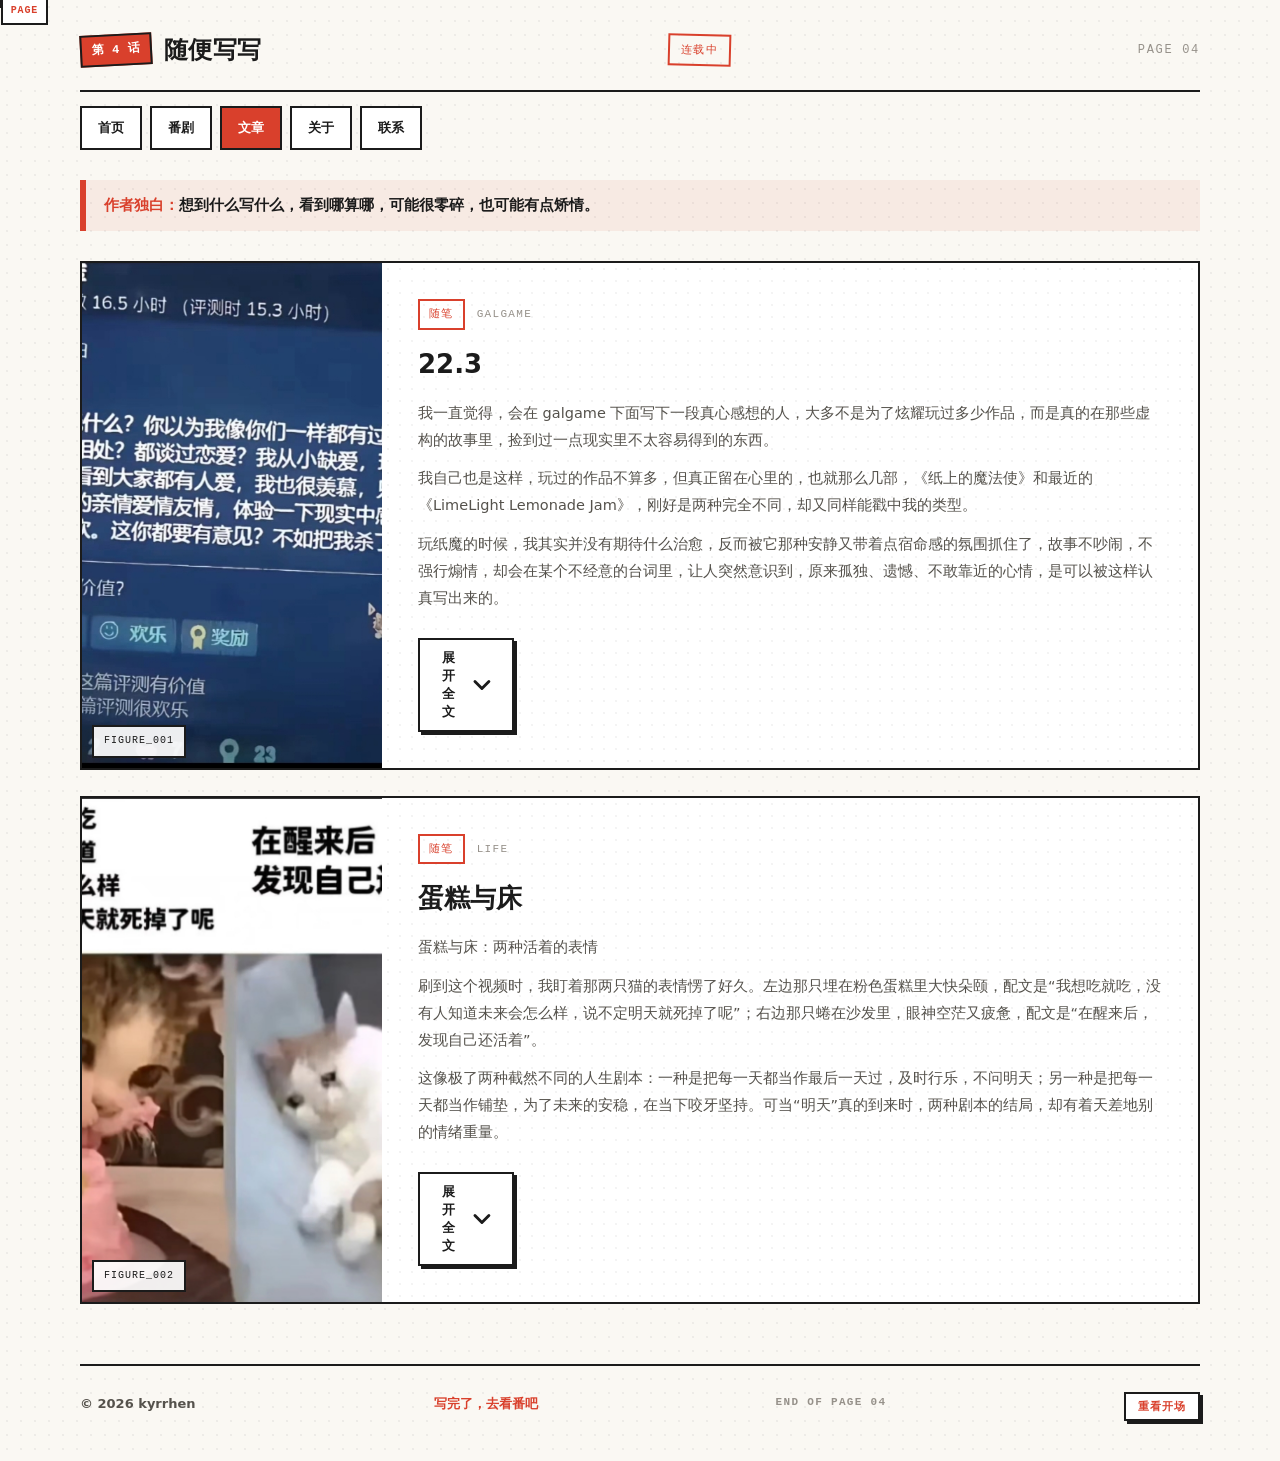
<file: 想法/想法页.html>
<!DOCTYPE html>
<html lang="zh-CN">
<head>
    <meta charset="UTF-8">
    <meta name="viewport" content="width=device-width, initial-scale=1">
    <title>文章 | kyrrhen 的小站 · 第 4 话</title>
    <meta name="description" content="kyrrhen 的随笔与思考：关于 galgame、生活与热爱。">
    <meta name="theme-color" content="#FAF8F3">
    <link rel="icon" href="data:image/svg+xml,%3Csvg xmlns='http://www.w3.org/2000/svg' viewBox='0 0 64 64'%3E%3Crect width='64' height='64' fill='%23FAF8F3'/%3E%3Crect x='6' y='6' width='52' height='52' fill='%23D9402C'/%3E%3Ctext x='32' y='42' text-anchor='middle' font-family='monospace' font-size='30' font-weight='bold' fill='%23fff'%3EK%3C/text%3E%3C/svg%3E">
    <script>document.documentElement.classList.add('js');</script>
    <link rel="stylesheet" href="../assets/css/common.css">
</head>
<body>
    <div class="reading-progress"></div>

    <button class="to-top" aria-label="返回顶部">
        <svg viewBox="0 0 24 24" fill="none" stroke="currentColor" stroke-width="2.5" stroke-linecap="round" stroke-linejoin="round"><path d="M12 19V5M5 12l7-7 7 7"/></svg>
    </button>

    <header class="wrap">
        <div class="manga-head">
            <div class="manga-title">
                <span class="issue">第 4 话</span>
                随便写写
            </div>
            <span class="serial">连载中</span>
            <span class="page-no">PAGE 04</span>
        </div>
        <nav class="chapter-tabs">
            <a href="../index.html">首页</a>
            <a href="../照片/work.html">番剧</a>
            <a class="active" href="想法页.html">文章</a>
            <a href="../关于作者/page.html">关于</a>
            <a href="../联系.html">联系</a>
        </nav>
    </header>

    <main class="wrap" style="padding-bottom: 30px;">
        <p class="narration" style="margin-top: 10px;"><span>作者独白：</span>想到什么写什么，看到哪算哪，可能很零碎，也可能有点矫情。</p>

        <div class="post-list">
            <article class="post-ko-ma">
                <div class="post-media" onclick="openModal('223.jpg', '22.3 · 配图')">
                    <img src="223.jpg" alt="22.3 文章配图" loading="lazy">
                    <span class="media-label">FIGURE_001</span>
                </div>
                <div class="post-body">
                    <div class="post-meta">
                        <span class="tag">随笔</span>
                        <span>GALGAME</span>
                    </div>
                    <h2 class="post-title">22.3</h2>
                    <div class="post-content" id="content1">
                        <p>我一直觉得，会在 galgame 下面写下一段真心感想的人，大多不是为了炫耀玩过多少作品，而是真的在那些虚构的故事里，捡到过一点现实里不太容易得到的东西。</p>
                        <p>我自己也是这样，玩过的作品不算多，但真正留在心里的，也就那么几部，《纸上的魔法使》和最近的《LimeLight Lemonade Jam》，刚好是两种完全不同，却又同样能戳中我的类型。</p>
                        <p>玩纸魔的时候，我其实并没有期待什么治愈，反而被它那种安静又带着点宿命感的氛围抓住了，故事不吵闹，不强行煽情，却会在某个不经意的台词里，让人突然意识到，原来孤独、遗憾、不敢靠近的心情，是可以被这样认真写出来的。</p>
                        <p>它不甜，甚至有点涩，可正是这种不完美，让我觉得真实，就像自己那些说不出口的心事，被悄悄读懂了一样。</p>
                        <p>而到了《LimeLight Lemonade Jam》，又是另一种完全不同的体验，清新、明亮，带着柚子社一贯的温柔，角色之间的互动自然又舒服，没有太多曲折压抑的冲突，更多的是日常里的陪伴、理解和一点点慢慢靠近的心动，这种清爽又温暖的感觉，就像在疲惫的时候喝到一杯刚好甜度的饮料，不用费脑子去思考什么深刻的道理，只要安心沉浸进去就好。</p>
                        <p>有人会说，这些都是虚构的，何必投入那么多情绪，可我一直觉得，一部作品好不好，并不在于它是不是现实，而在于它能不能让人在某一刻觉得，自己被理解、被安慰、被轻轻托住。纸魔让我正视那些藏起来的情绪，柠檬水果酱则让我相信，简单的温柔和陪伴也很珍贵，两者风格截然不同，却都在以自己的方式，给玩家一段可以暂时放下现实压力的时光。</p>
                        <p>我并不觉得这是逃避，反而更像是一种充电，在故事里被温柔对待过之后，回到现实里，也会稍微多一点力气，去面对那些琐碎又麻烦的日常。</p>
                        <p>对我来说，这就足够了，不需要多么宏大的主题，也不需要多么惊艳的评价，只要在某个夜晚，打开游戏的时候，心里能安静一点、轻松一点，那这段体验就是有意义的。</p>
                    </div>
                    <button class="expand-btn" data-expand="content1">
                        <span class="expand-label">展开全文</span>
                        <svg viewBox="0 0 24 24" fill="none" stroke="currentColor" stroke-width="2.5" stroke-linecap="round" stroke-linejoin="round"><path d="M6 9l6 6 6-6"/></svg>
                    </button>
                </div>
            </article>

            <article class="post-ko-ma">
                <div class="post-media" onclick="openModal('蛋糕与床.jpg', '蛋糕与床 · 配图')">
                    <img src="蛋糕与床.jpg" alt="蛋糕与床 文章配图" loading="lazy">
                    <span class="media-label">FIGURE_002</span>
                </div>
                <div class="post-body">
                    <div class="post-meta">
                        <span class="tag">随笔</span>
                        <span>LIFE</span>
                    </div>
                    <h2 class="post-title">蛋糕与床</h2>
                    <div class="post-content" id="content2">
                        <p>蛋糕与床：两种活着的表情</p>
                        <p>刷到这个视频时，我盯着那两只猫的表情愣了好久。左边那只埋在粉色蛋糕里大快朵颐，配文是“我想吃就吃，没有人知道未来会怎么样，说不定明天就死掉了呢”；右边那只蜷在沙发里，眼神空茫又疲惫，配文是“在醒来后，发现自己还活着”。</p>
                        <p>这像极了两种截然不同的人生剧本：一种是把每一天都当作最后一天过，及时行乐，不问明天；另一种是把每一天都当作铺垫，为了未来的安稳，在当下咬牙坚持。可当“明天”真的到来时，两种剧本的结局，却有着天差地别的情绪重量。</p>
                        <p>前一天，我们抱着“说不定明天就死掉了”的念头，肆无忌惮地享受当下：吃最甜的蛋糕，买最想要的东西，把所有责任和计划都抛在脑后。每一次放纵都带着破釜沉舟的决绝，仿佛这样就能对抗对未来的恐惧。可当第二天阳光照进房间，我们发现自己还好好活着时，狂欢后的空茫就会瞬间涌来。昨天的放纵变成了今天的负担：胃里的油腻感、钱包里的余额、待办清单上的红圈，都在提醒我们“昨天的快乐，是要今天买单的”。我们会突然发现，自己并没有真的做好“明天就死掉”的准备，那些被刻意忽略的责任和未来，依然沉甸甸地压在肩上。就像视频里那只猫，前一天还在肆无忌惮地舔舐奶油，第二天却只能蜷缩在沙发里，眼神里没有了前一天的鲜活，只剩下“怎么还活着”的疲惫和茫然。</p>
                        <p>另一种活法，是前一天为后一天做足准备，第二天醒来时，发现自己还活着，于是满心欢喜地迎接新的一天。前一天的夜晚，我们可能在挑灯夜读，为了一场考试；可能在加班赶工，为了一个项目；可能在健身跑步，为了更健康的身体；也可能在整理行囊，为了一场期待已久的旅行。我们放弃了当下的享乐，忍受着疲惫和枯燥，因为我们相信“明天会更好”，相信今天的每一份付出，都会在明天开出花来。当第二天的阳光照进房间，我们发现自己还活着时，那种开心是踏实而厚重的。我们会庆幸自己还能继续为目标努力，还能去见想见的人，还能去完成未竟的梦想。昨天的坚持不再是负担，而是变成了今天的底气——我们知道，自己没有浪费生命，每一步都走得坚定而有意义。这就像我们为了一场旅行提前做好攻略、订好机票，第二天醒来发现航班没有取消、天气格外晴朗时，那种雀跃是发自内心的；就像我们为了考试熬夜复习，第二天拿到成绩单发现自己及格甚至优秀时，那种释然是无可替代的。</p>
                        <p>这两种活法，其实都在追问同一个问题：我们该如何面对“活着”这件事？“及时行乐”的人，害怕的是“来不及”，所以用狂欢对抗虚无；“为明天准备”的人，害怕的是“没准备好”，所以用坚持对抗焦虑。可真正的活着，从来不是非此即彼的选择。我们可以在今天吃一块蛋糕，也可以在明天为了健康去跑步；我们可以在当下享受片刻的放纵，也可以在未来为了目标继续前行。重要的不是“昨天做了什么”，而是“今天醒来时，我们是否还能带着对生活的热爱，继续走下去”。视频里的两只猫，其实都是我们自己的缩影。我们都有过“想吃就吃”的冲动，也都有过“为明天努力”的时刻。而真正的成长，或许就是在这两种状态之间找到平衡：既不因为害怕明天而挥霍今天，也不因为执着明天而辜负当下。当我们醒来发现自己还活着时，与其空茫或焦虑，不如笑着对自己说：“还好，我还活着，还能继续吃蛋糕，也能继续为明天努力。”</p>
                    </div>
                    <button class="expand-btn" data-expand="content2">
                        <span class="expand-label">展开全文</span>
                        <svg viewBox="0 0 24 24" fill="none" stroke="currentColor" stroke-width="2.5" stroke-linecap="round" stroke-linejoin="round"><path d="M6 9l6 6 6-6"/></svg>
                    </button>
                </div>
            </article>
        </div>
    </main>

    <footer class="wrap manga-foot">
        <span>© <span data-year>2026</span> kyrrhen</span>
        <span class="next">写完了，去看番吧</span>
        <span class="page-end">END OF PAGE 04</span>
    </footer>

    <!-- 图片预览灯箱 -->
    <div id="imageModal" class="modal" aria-hidden="true">
        <div class="zoom-controls">
            <button class="zoom-btn" onclick="zoomImage(0.9)" title="缩小" aria-label="缩小">&minus;</button>
            <button class="zoom-btn" onclick="zoomImage(1.1)" title="放大" aria-label="放大">+</button>
            <button class="zoom-btn" onclick="resetZoom()" title="重置" aria-label="重置">1:1</button>
        </div>
        <button class="modal-close" onclick="closeModal()" aria-label="关闭">
            <svg viewBox="0 0 24 24" fill="none" stroke="currentColor" stroke-width="2.5" stroke-linecap="round"><path d="M18 6L6 18M6 6l12 12"/></svg>
        </button>
        <div class="modal-content-wrapper">
            <img class="modal-content" id="modalImage" alt="图片预览">
            <div class="modal-caption"></div>
        </div>
    </div>

    <script src="../assets/js/common.js"></script>
    <script>
        setupModal('imageModal', 'modalImage');
    </script>
</body>
</html>
</file>
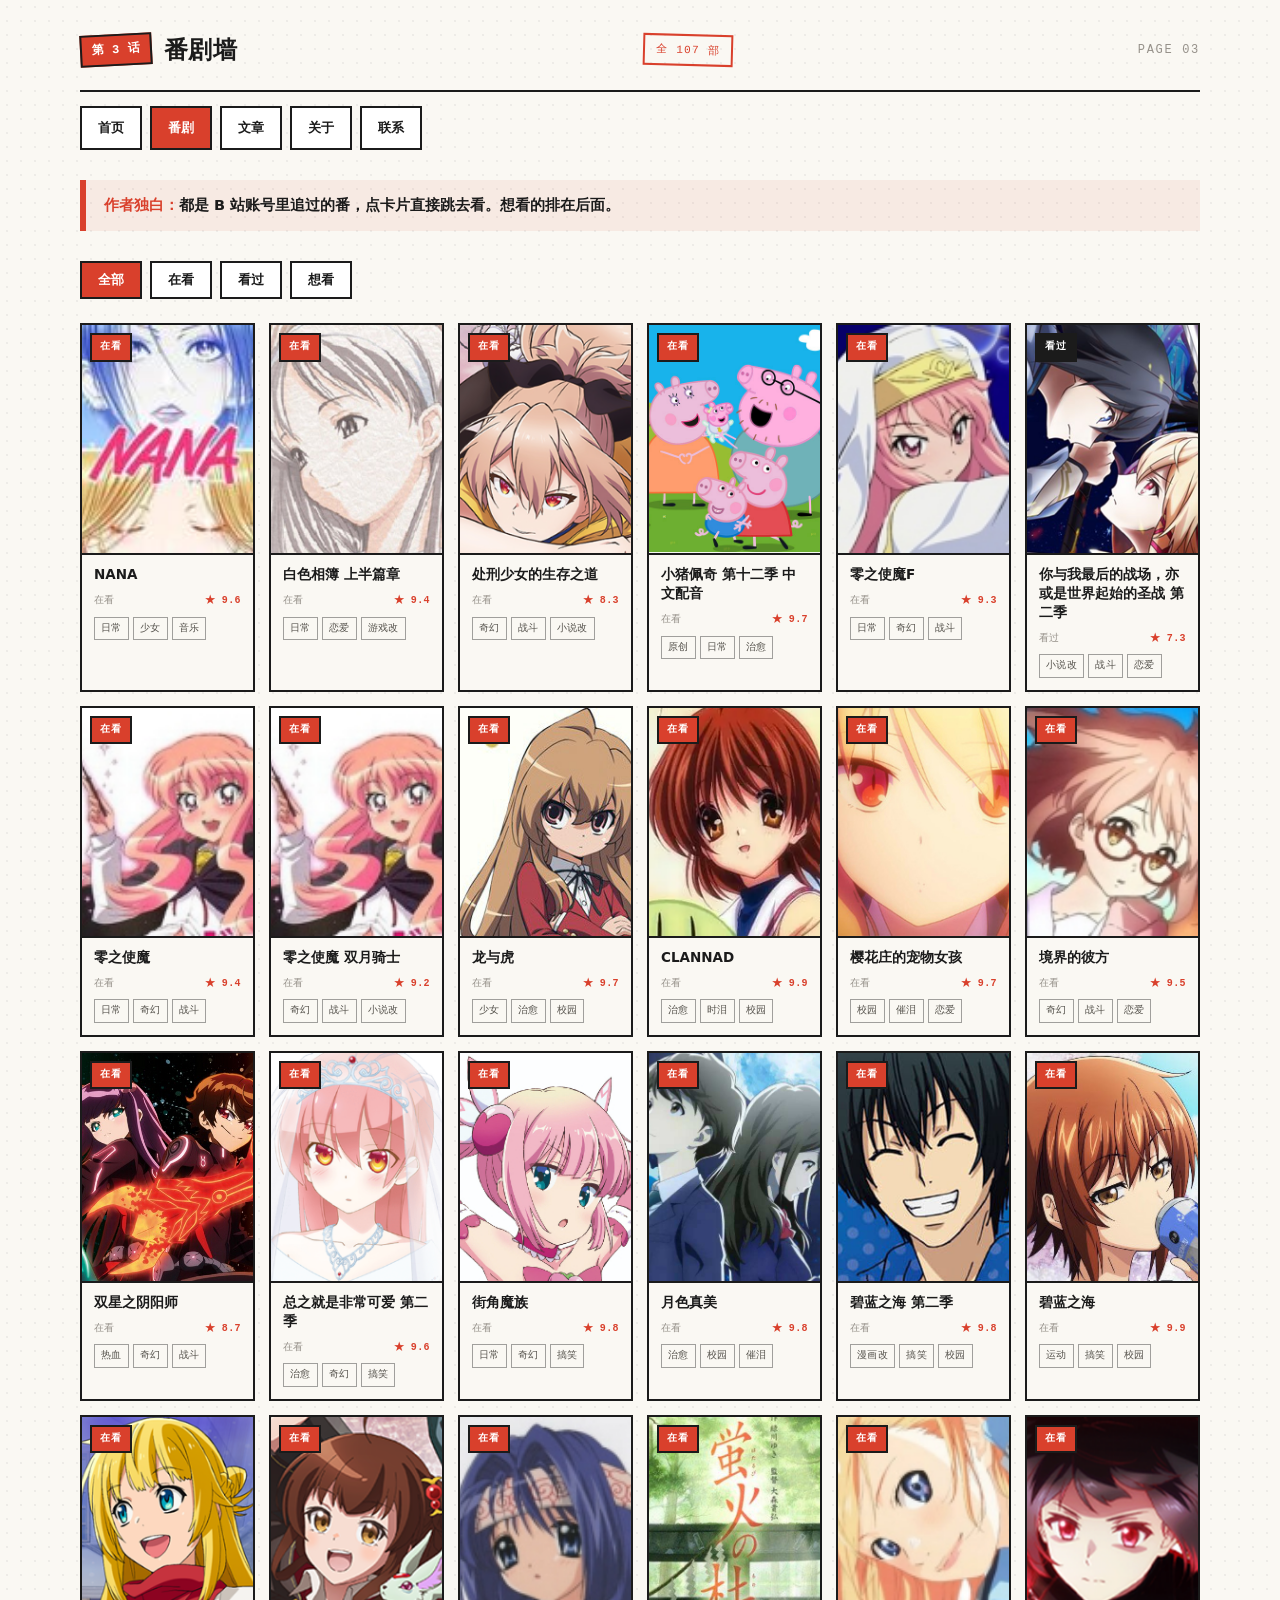
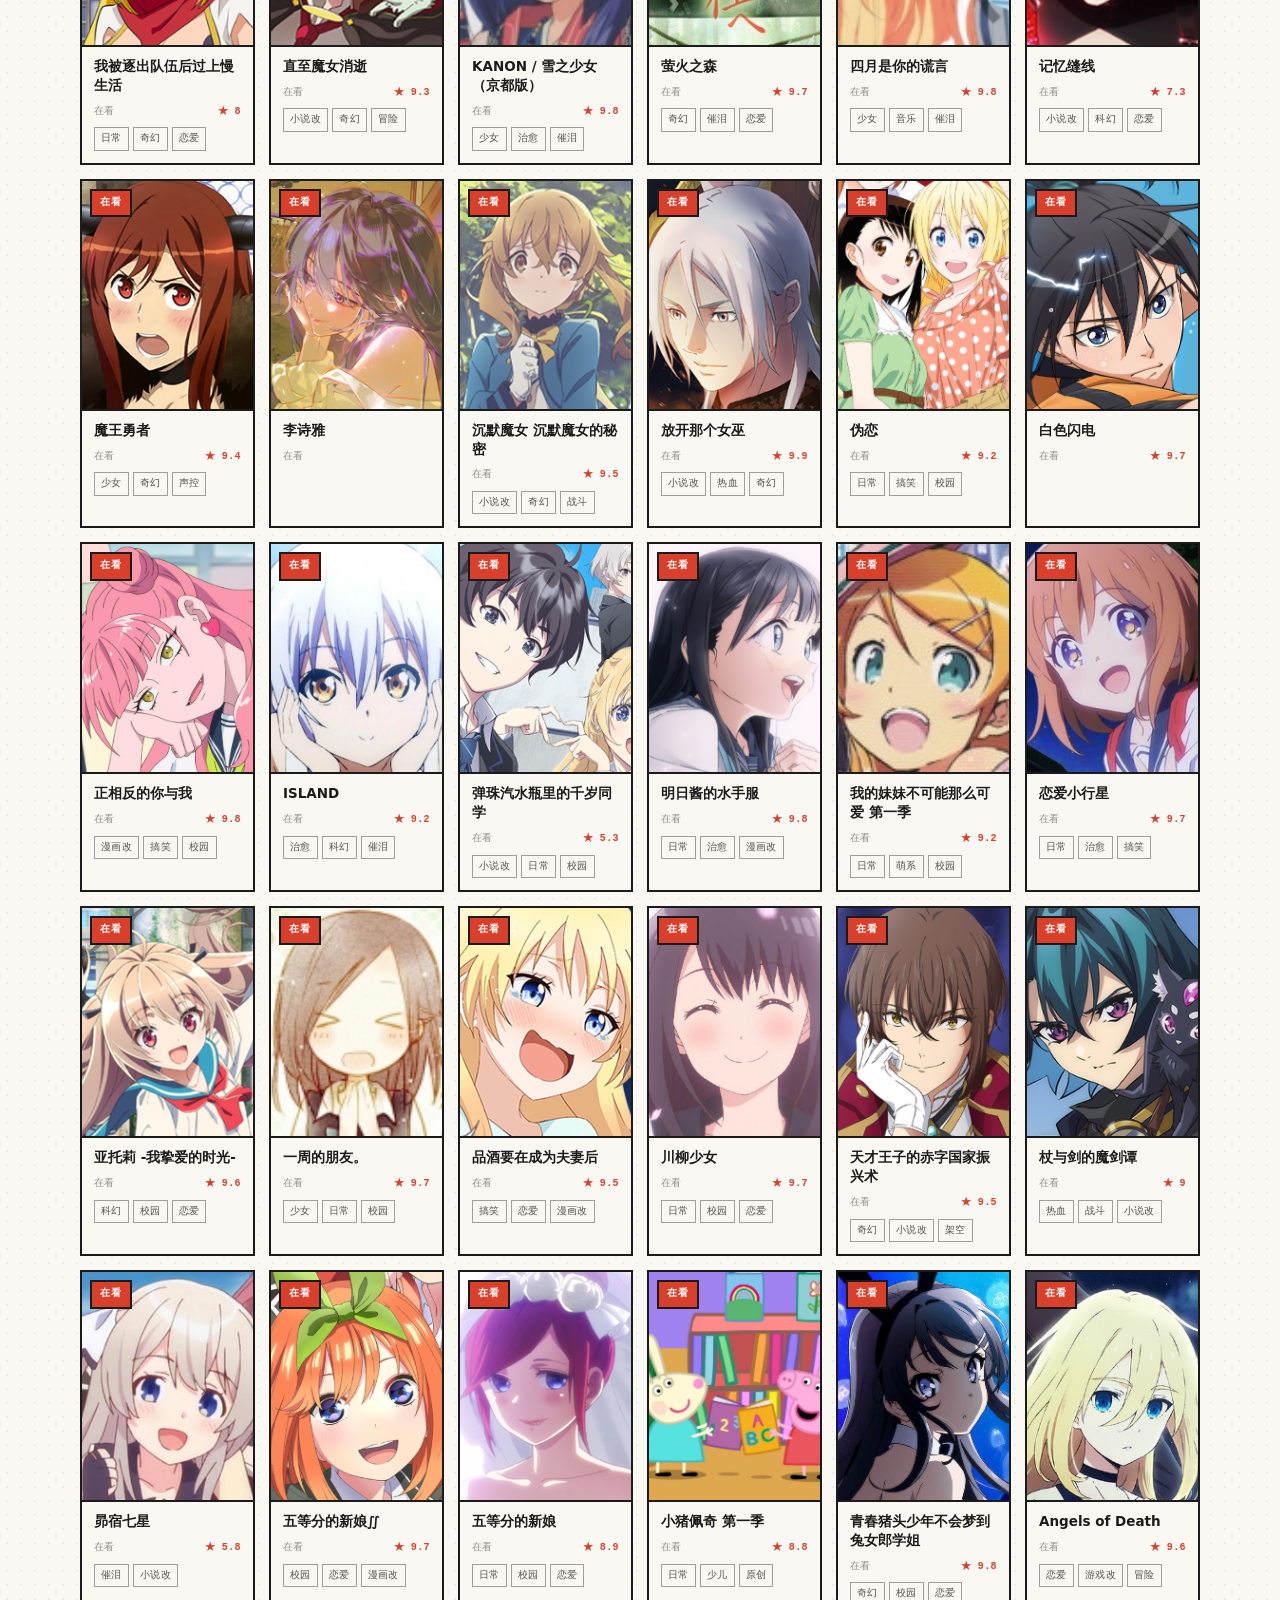
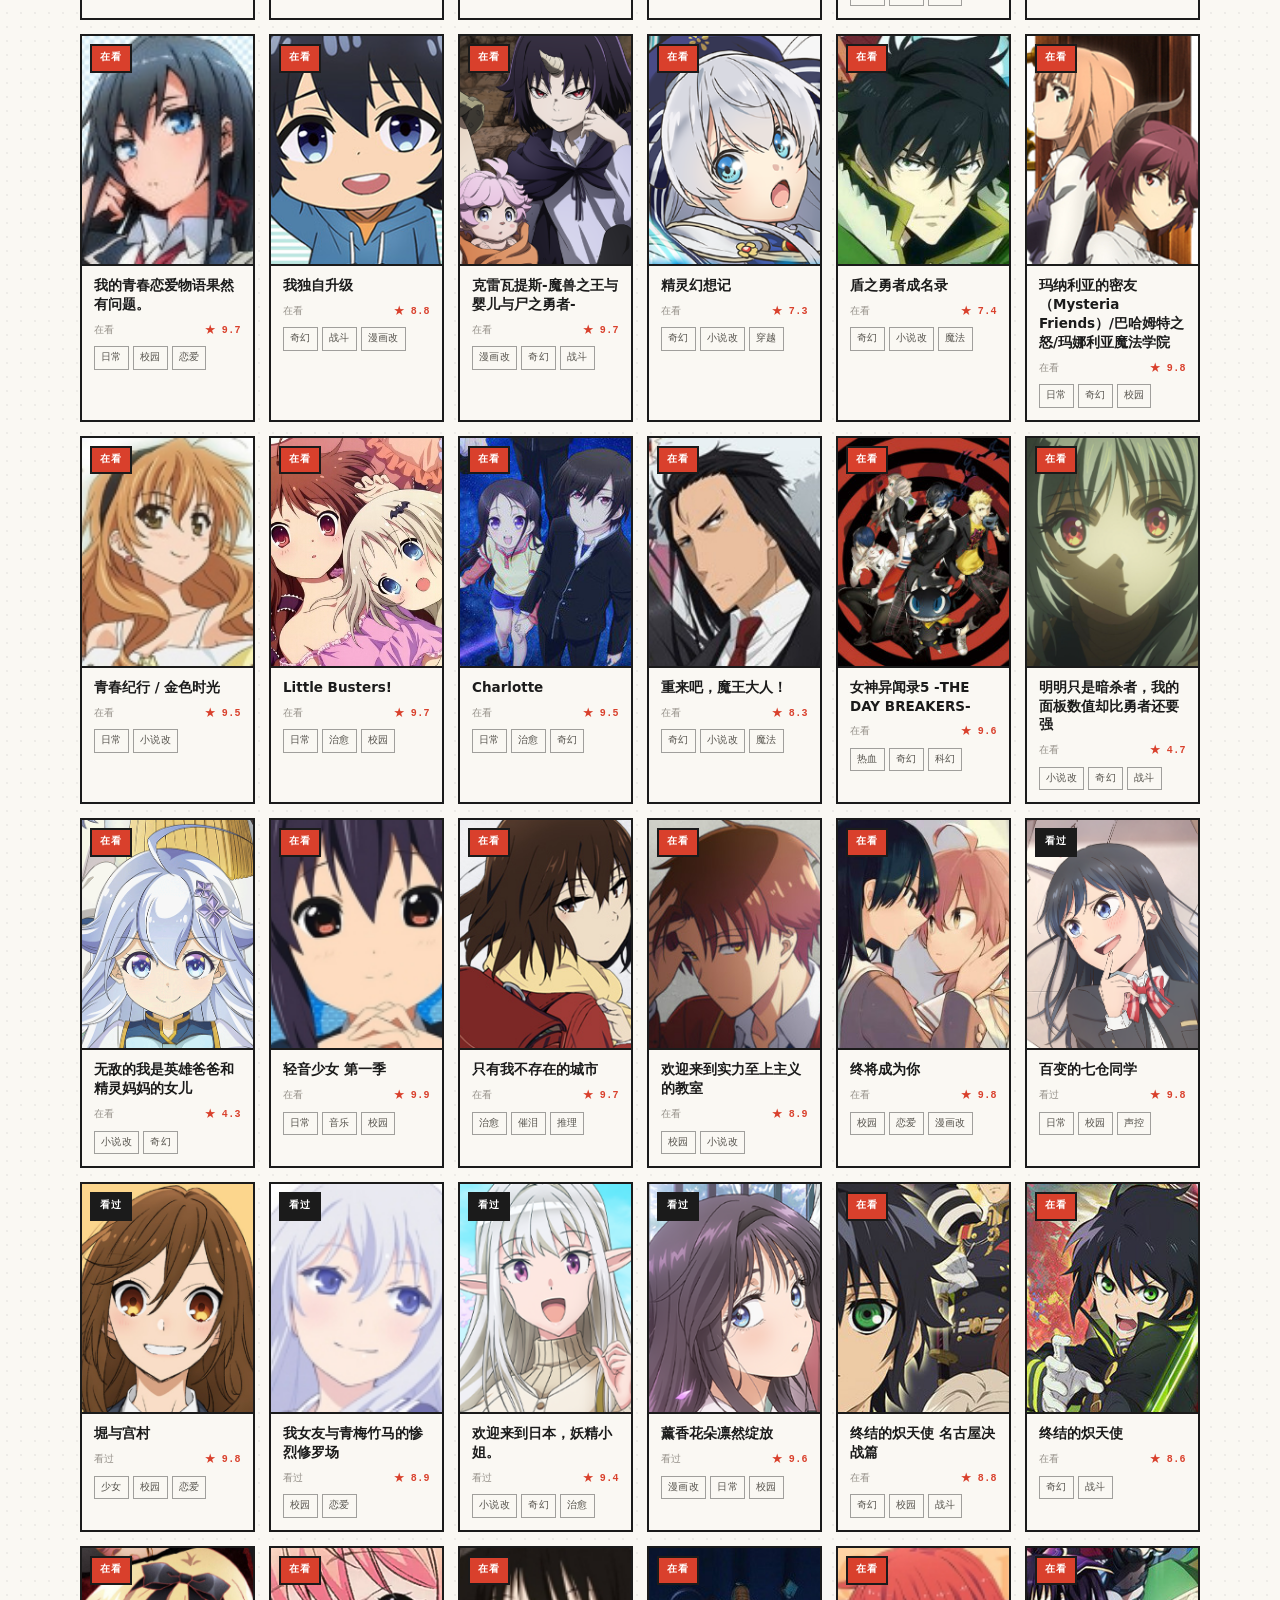
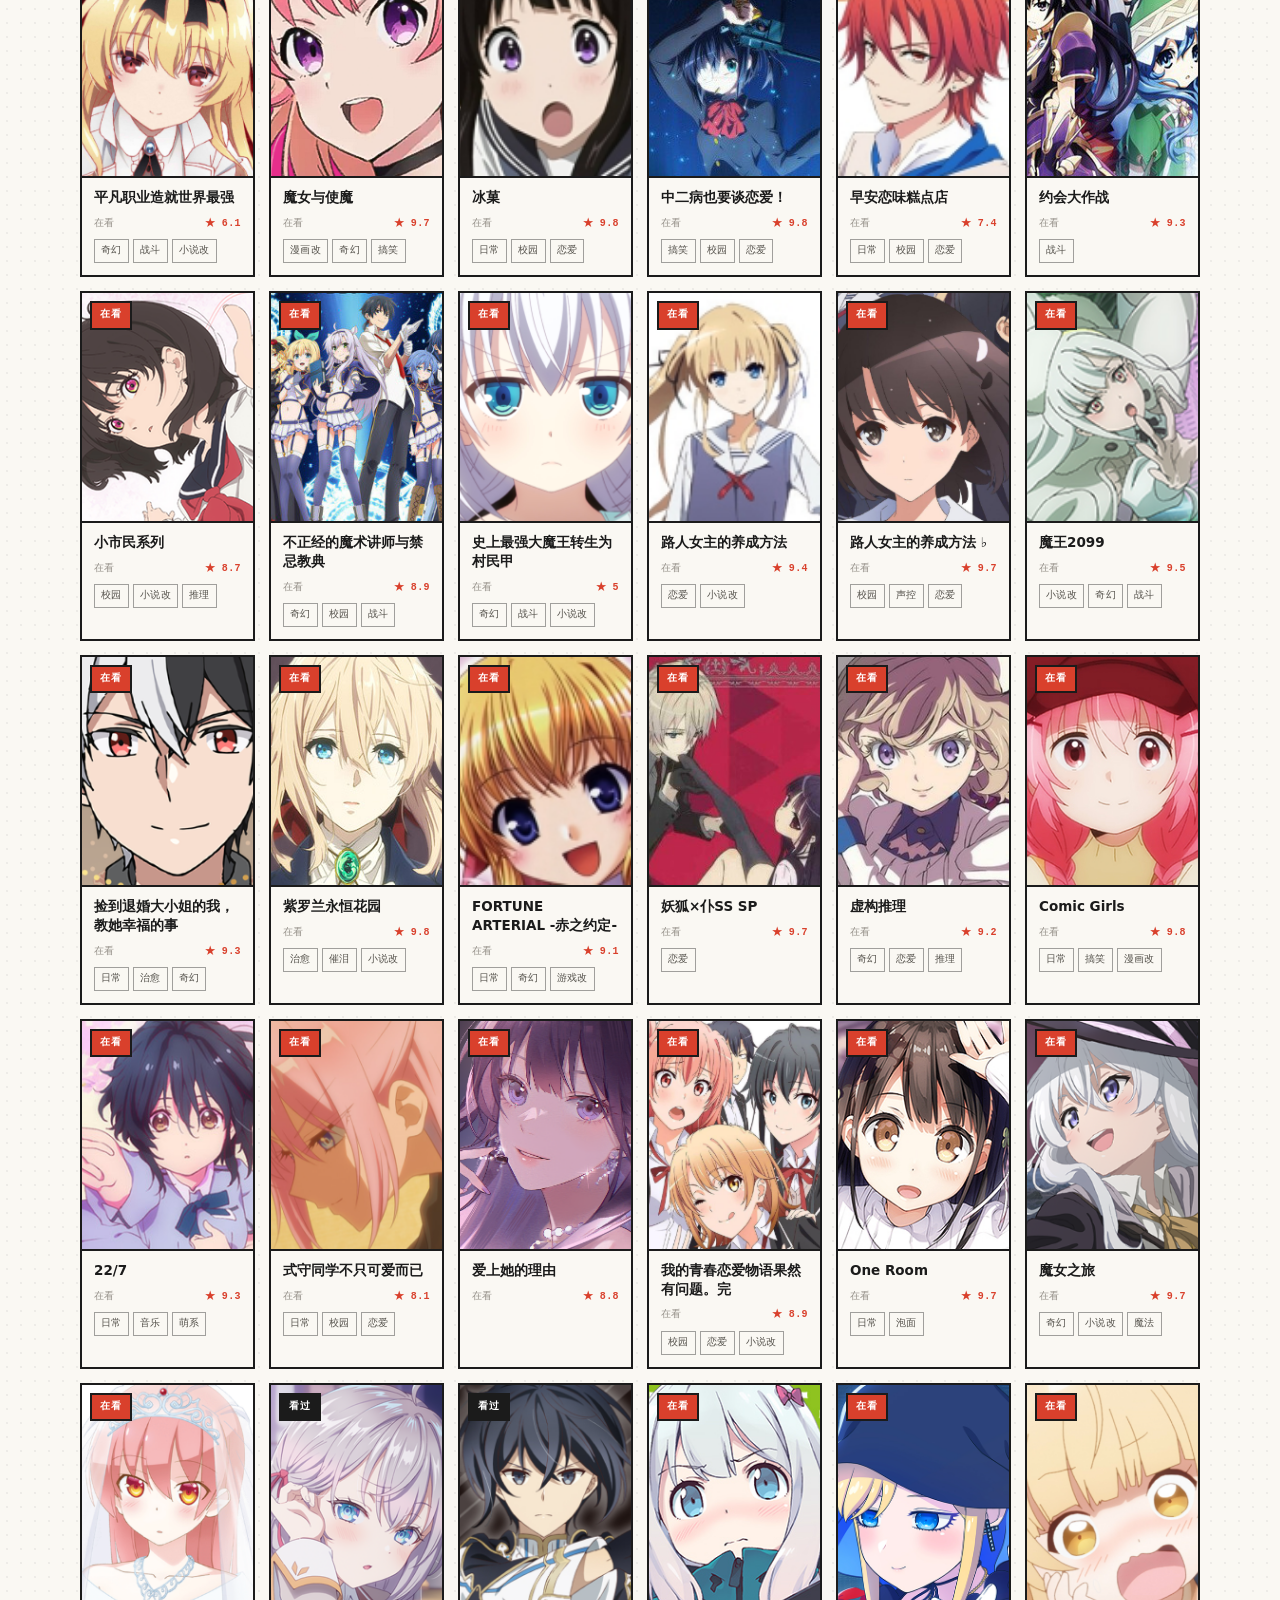
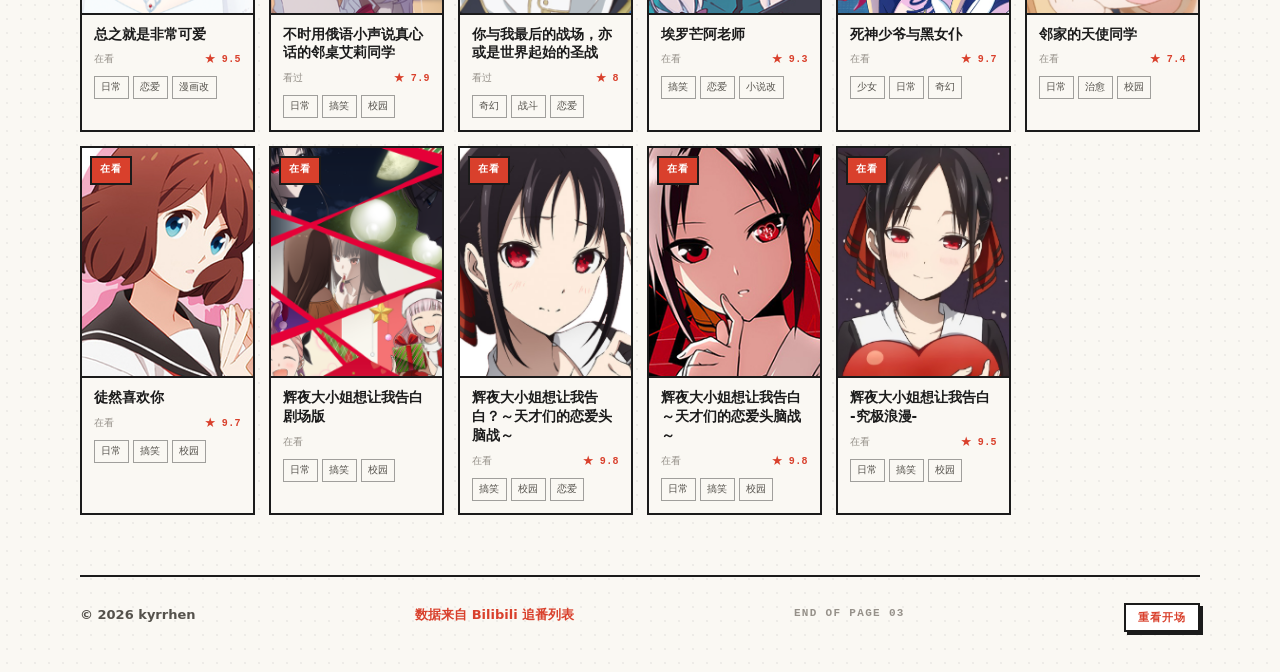
<file: 照片/work.html>
<!DOCTYPE html>
<html lang="zh-CN">
<head>
    <meta charset="UTF-8">
    <meta name="viewport" content="width=device-width, initial-scale=1">
    <title>番剧 | kyrrhen 的小站 · 第 3 话</title>
    <meta name="description" content="kyrrhen 的追番记录：看过和在看的番剧墙。">
    <meta name="theme-color" content="#FAF8F3">
    <link rel="icon" href="data:image/svg+xml,%3Csvg xmlns='http://www.w3.org/2000/svg' viewBox='0 0 64 64'%3E%3Crect width='64' height='64' fill='%23FAF8F3'/%3E%3Crect x='6' y='6' width='52' height='52' fill='%23D9402C'/%3E%3Ctext x='32' y='42' text-anchor='middle' font-family='monospace' font-size='30' font-weight='bold' fill='%23fff'%3EK%3C/text%3E%3C/svg%3E">
    <script>document.documentElement.classList.add('js');</script>
    <link rel="stylesheet" href="../assets/css/common.css">
</head>
<body>
    <button class="to-top" aria-label="返回顶部">
        <svg viewBox="0 0 24 24" fill="none" stroke="currentColor" stroke-width="2.5" stroke-linecap="round" stroke-linejoin="round"><path d="M12 19V5M5 12l7-7 7 7"/></svg>
    </button>

    <header class="wrap">
        <div class="manga-head">
            <div class="manga-title">
                <span class="issue">第 3 话</span>
                番剧墙
            </div>
            <span class="serial">全 107 部</span>
            <span class="page-no">PAGE 03</span>
        </div>
        <nav class="chapter-tabs">
            <a href="../index.html">首页</a>
            <a class="active" href="work.html">番剧</a>
            <a href="../想法/想法页.html">文章</a>
            <a href="../关于作者/page.html">关于</a>
            <a href="../联系.html">联系</a>
        </nav>
    </header>

    <main class="wrap" style="padding-bottom: 30px;">
        <p class="narration" style="margin-top: 10px;"><span>作者独白：</span>都是 B 站账号里追过的番，点卡片直接跳去看。想看的排在后面。</p>

        <div class="filters">
            <button class="filter-btn active" data-filter="all">全部</button>
            <button class="filter-btn" data-filter="watching">在看</button>
            <button class="filter-btn" data-filter="watched">看过</button>
            <button class="filter-btn" data-filter="wish">想看</button>
        </div>

        <div class="anime-grid">
            <a class="anime-card" data-cat="watching" href="https://www.bilibili.com/bangumi/play/ss1382" target="_blank" rel="noopener">
                <img src="../番剧/covers/ss1382.jpg" alt="NANA">
                <span class="anime-status watching">在看</span>
                <div class="anime-info">
                    <h3>NANA</h3>
                    <div class="anime-meta">
                        <span>在看</span>
                        <span class="score">★ 9.6</span>
                    </div>
                    <div class="anime-tags"><span>日常</span><span>少女</span><span>音乐</span></div>
                </div>
            </a>
            <a class="anime-card" data-cat="watching" href="https://www.bilibili.com/bangumi/play/ss1078" target="_blank" rel="noopener">
                <img src="../番剧/covers/ss1078.jpg" alt="白色相簿 上半篇章">
                <span class="anime-status watching">在看</span>
                <div class="anime-info">
                    <h3>白色相簿 上半篇章</h3>
                    <div class="anime-meta">
                        <span>在看</span>
                        <span class="score">★ 9.4</span>
                    </div>
                    <div class="anime-tags"><span>日常</span><span>恋爱</span><span>游戏改</span></div>
                </div>
            </a>
            <a class="anime-card" data-cat="watching" href="https://www.bilibili.com/bangumi/play/ss41506" target="_blank" rel="noopener">
                <img src="../番剧/covers/ss41506.png" alt="处刑少女的生存之道">
                <span class="anime-status watching">在看</span>
                <div class="anime-info">
                    <h3>处刑少女的生存之道</h3>
                    <div class="anime-meta">
                        <span>在看</span>
                        <span class="score">★ 8.3</span>
                    </div>
                    <div class="anime-tags"><span>奇幻</span><span>战斗</span><span>小说改</span></div>
                </div>
            </a>
            <a class="anime-card" data-cat="watching" href="https://www.bilibili.com/bangumi/play/ss270433" target="_blank" rel="noopener">
                <img src="../番剧/covers/ss270433.png" alt="小猪佩奇 第十二季 中文配音">
                <span class="anime-status watching">在看</span>
                <div class="anime-info">
                    <h3>小猪佩奇 第十二季 中文配音</h3>
                    <div class="anime-meta">
                        <span>在看</span>
                        <span class="score">★ 9.7</span>
                    </div>
                    <div class="anime-tags"><span>原创</span><span>日常</span><span>治愈</span></div>
                </div>
            </a>
            <a class="anime-card" data-cat="watching" href="https://www.bilibili.com/bangumi/play/ss821" target="_blank" rel="noopener">
                <img src="../番剧/covers/ss821.jpg" alt="零之使魔F">
                <span class="anime-status watching">在看</span>
                <div class="anime-info">
                    <h3>零之使魔F</h3>
                    <div class="anime-meta">
                        <span>在看</span>
                        <span class="score">★ 9.3</span>
                    </div>
                    <div class="anime-tags"><span>日常</span><span>奇幻</span><span>战斗</span></div>
                </div>
            </a>
            <a class="anime-card" data-cat="watched" href="https://www.bilibili.com/bangumi/play/ss48034" target="_blank" rel="noopener">
                <img src="../番剧/covers/ss48034.png" alt="你与我最后的战场，亦或是世界起始的圣战 第二季">
                <span class="anime-status watched">看过</span>
                <div class="anime-info">
                    <h3>你与我最后的战场，亦或是世界起始的圣战 第二季</h3>
                    <div class="anime-meta">
                        <span>看过</span>
                        <span class="score">★ 7.3</span>
                    </div>
                    <div class="anime-tags"><span>小说改</span><span>战斗</span><span>恋爱</span></div>
                </div>
            </a>
            <a class="anime-card" data-cat="watching" href="https://www.bilibili.com/bangumi/play/ss818" target="_blank" rel="noopener">
                <img src="../番剧/covers/ss818.jpg" alt="零之使魔">
                <span class="anime-status watching">在看</span>
                <div class="anime-info">
                    <h3>零之使魔</h3>
                    <div class="anime-meta">
                        <span>在看</span>
                        <span class="score">★ 9.4</span>
                    </div>
                    <div class="anime-tags"><span>日常</span><span>奇幻</span><span>战斗</span></div>
                </div>
            </a>
            <a class="anime-card" data-cat="watching" href="https://www.bilibili.com/bangumi/play/ss819" target="_blank" rel="noopener">
                <img src="../番剧/covers/ss819.jpg" alt="零之使魔 双月骑士">
                <span class="anime-status watching">在看</span>
                <div class="anime-info">
                    <h3>零之使魔 双月骑士</h3>
                    <div class="anime-meta">
                        <span>在看</span>
                        <span class="score">★ 9.2</span>
                    </div>
                    <div class="anime-tags"><span>奇幻</span><span>战斗</span><span>小说改</span></div>
                </div>
            </a>
            <a class="anime-card" data-cat="watching" href="https://www.bilibili.com/bangumi/play/ss1672" target="_blank" rel="noopener">
                <img src="../番剧/covers/ss1672.jpg" alt="龙与虎">
                <span class="anime-status watching">在看</span>
                <div class="anime-info">
                    <h3>龙与虎</h3>
                    <div class="anime-meta">
                        <span>在看</span>
                        <span class="score">★ 9.7</span>
                    </div>
                    <div class="anime-tags"><span>少女</span><span>治愈</span><span>校园</span></div>
                </div>
            </a>
            <a class="anime-card" data-cat="watching" href="https://www.bilibili.com/bangumi/play/ss1177" target="_blank" rel="noopener">
                <img src="../番剧/covers/ss1177.png" alt="CLANNAD">
                <span class="anime-status watching">在看</span>
                <div class="anime-info">
                    <h3>CLANNAD</h3>
                    <div class="anime-meta">
                        <span>在看</span>
                        <span class="score">★ 9.9</span>
                    </div>
                    <div class="anime-tags"><span>治愈</span><span>时泪</span><span>校园</span></div>
                </div>
            </a>
            <a class="anime-card" data-cat="watching" href="https://www.bilibili.com/bangumi/play/ss687" target="_blank" rel="noopener">
                <img src="../番剧/covers/ss687.jpg" alt="樱花庄的宠物女孩">
                <span class="anime-status watching">在看</span>
                <div class="anime-info">
                    <h3>樱花庄的宠物女孩</h3>
                    <div class="anime-meta">
                        <span>在看</span>
                        <span class="score">★ 9.7</span>
                    </div>
                    <div class="anime-tags"><span>校园</span><span>催泪</span><span>恋爱</span></div>
                </div>
            </a>
            <a class="anime-card" data-cat="watching" href="https://www.bilibili.com/bangumi/play/ss3365" target="_blank" rel="noopener">
                <img src="../番剧/covers/ss3365.jpg" alt="境界的彼方">
                <span class="anime-status watching">在看</span>
                <div class="anime-info">
                    <h3>境界的彼方</h3>
                    <div class="anime-meta">
                        <span>在看</span>
                        <span class="score">★ 9.5</span>
                    </div>
                    <div class="anime-tags"><span>奇幻</span><span>战斗</span><span>恋爱</span></div>
                </div>
            </a>
            <a class="anime-card" data-cat="watching" href="https://www.bilibili.com/bangumi/play/ss3462" target="_blank" rel="noopener">
                <img src="../番剧/covers/ss3462.jpg" alt="双星之阴阳师">
                <span class="anime-status watching">在看</span>
                <div class="anime-info">
                    <h3>双星之阴阳师</h3>
                    <div class="anime-meta">
                        <span>在看</span>
                        <span class="score">★ 8.7</span>
                    </div>
                    <div class="anime-tags"><span>热血</span><span>奇幻</span><span>战斗</span></div>
                </div>
            </a>
            <a class="anime-card" data-cat="watching" href="https://www.bilibili.com/bangumi/play/ss45305" target="_blank" rel="noopener">
                <img src="../番剧/covers/ss45305.png" alt="总之就是非常可爱 第二季">
                <span class="anime-status watching">在看</span>
                <div class="anime-info">
                    <h3>总之就是非常可爱 第二季</h3>
                    <div class="anime-meta">
                        <span>在看</span>
                        <span class="score">★ 9.6</span>
                    </div>
                    <div class="anime-tags"><span>治愈</span><span>奇幻</span><span>搞笑</span></div>
                </div>
            </a>
            <a class="anime-card" data-cat="watching" href="https://www.bilibili.com/bangumi/play/ss28007" target="_blank" rel="noopener">
                <img src="../番剧/covers/ss28007.jpg" alt="街角魔族">
                <span class="anime-status watching">在看</span>
                <div class="anime-info">
                    <h3>街角魔族</h3>
                    <div class="anime-meta">
                        <span>在看</span>
                        <span class="score">★ 9.8</span>
                    </div>
                    <div class="anime-tags"><span>日常</span><span>奇幻</span><span>搞笑</span></div>
                </div>
            </a>
            <a class="anime-card" data-cat="watching" href="https://www.bilibili.com/bangumi/play/ss5989" target="_blank" rel="noopener">
                <img src="../番剧/covers/ss5989.jpg" alt="月色真美">
                <span class="anime-status watching">在看</span>
                <div class="anime-info">
                    <h3>月色真美</h3>
                    <div class="anime-meta">
                        <span>在看</span>
                        <span class="score">★ 9.8</span>
                    </div>
                    <div class="anime-tags"><span>治愈</span><span>校园</span><span>催泪</span></div>
                </div>
            </a>
            <a class="anime-card" data-cat="watching" href="https://www.bilibili.com/bangumi/play/ss102891" target="_blank" rel="noopener">
                <img src="../番剧/covers/ss102891.png" alt="碧蓝之海 第二季">
                <span class="anime-status watching">在看</span>
                <div class="anime-info">
                    <h3>碧蓝之海 第二季</h3>
                    <div class="anime-meta">
                        <span>在看</span>
                        <span class="score">★ 9.8</span>
                    </div>
                    <div class="anime-tags"><span>漫画改</span><span>搞笑</span><span>校园</span></div>
                </div>
            </a>
            <a class="anime-card" data-cat="watching" href="https://www.bilibili.com/bangumi/play/ss24581" target="_blank" rel="noopener">
                <img src="../番剧/covers/ss24581.jpg" alt="碧蓝之海">
                <span class="anime-status watching">在看</span>
                <div class="anime-info">
                    <h3>碧蓝之海</h3>
                    <div class="anime-meta">
                        <span>在看</span>
                        <span class="score">★ 9.9</span>
                    </div>
                    <div class="anime-tags"><span>运动</span><span>搞笑</span><span>校园</span></div>
                </div>
            </a>
            <a class="anime-card" data-cat="watching" href="https://www.bilibili.com/bangumi/play/ss39461" target="_blank" rel="noopener">
                <img src="../番剧/covers/ss39461.png" alt="我被逐出队伍后过上慢生活">
                <span class="anime-status watching">在看</span>
                <div class="anime-info">
                    <h3>我被逐出队伍后过上慢生活</h3>
                    <div class="anime-meta">
                        <span>在看</span>
                        <span class="score">★ 8</span>
                    </div>
                    <div class="anime-tags"><span>日常</span><span>奇幻</span><span>恋爱</span></div>
                </div>
            </a>
            <a class="anime-card" data-cat="watching" href="https://www.bilibili.com/bangumi/play/ss91777" target="_blank" rel="noopener">
                <img src="../番剧/covers/ss91777.png" alt="直至魔女消逝">
                <span class="anime-status watching">在看</span>
                <div class="anime-info">
                    <h3>直至魔女消逝</h3>
                    <div class="anime-meta">
                        <span>在看</span>
                        <span class="score">★ 9.3</span>
                    </div>
                    <div class="anime-tags"><span>小说改</span><span>奇幻</span><span>冒险</span></div>
                </div>
            </a>
            <a class="anime-card" data-cat="watching" href="https://www.bilibili.com/bangumi/play/ss1375" target="_blank" rel="noopener">
                <img src="../番剧/covers/ss1375.jpg" alt="KANON / 雪之少女（京都版）">
                <span class="anime-status watching">在看</span>
                <div class="anime-info">
                    <h3>KANON / 雪之少女（京都版）</h3>
                    <div class="anime-meta">
                        <span>在看</span>
                        <span class="score">★ 9.8</span>
                    </div>
                    <div class="anime-tags"><span>少女</span><span>治愈</span><span>催泪</span></div>
                </div>
            </a>
            <a class="anime-card" data-cat="watching" href="https://www.bilibili.com/bangumi/play/ss27042?theme=movie" target="_blank" rel="noopener">
                <img src="../番剧/covers/ss27042.jpg" alt="萤火之森">
                <span class="anime-status watching">在看</span>
                <div class="anime-info">
                    <h3>萤火之森</h3>
                    <div class="anime-meta">
                        <span>在看</span>
                        <span class="score">★ 9.7</span>
                    </div>
                    <div class="anime-tags"><span>奇幻</span><span>催泪</span><span>恋爱</span></div>
                </div>
            </a>
            <a class="anime-card" data-cat="watching" href="https://www.bilibili.com/bangumi/play/ss1699" target="_blank" rel="noopener">
                <img src="../番剧/covers/ss1699.jpg" alt="四月是你的谎言">
                <span class="anime-status watching">在看</span>
                <div class="anime-info">
                    <h3>四月是你的谎言</h3>
                    <div class="anime-meta">
                        <span>在看</span>
                        <span class="score">★ 9.8</span>
                    </div>
                    <div class="anime-tags"><span>少女</span><span>音乐</span><span>催泪</span></div>
                </div>
            </a>
            <a class="anime-card" data-cat="watching" href="https://www.bilibili.com/bangumi/play/ss91787" target="_blank" rel="noopener">
                <img src="../番剧/covers/ss91787.png" alt="记忆缝线">
                <span class="anime-status watching">在看</span>
                <div class="anime-info">
                    <h3>记忆缝线</h3>
                    <div class="anime-meta">
                        <span>在看</span>
                        <span class="score">★ 7.3</span>
                    </div>
                    <div class="anime-tags"><span>小说改</span><span>科幻</span><span>恋爱</span></div>
                </div>
            </a>
            <a class="anime-card" data-cat="watching" href="https://www.bilibili.com/bangumi/play/ss444" target="_blank" rel="noopener">
                <img src="../番剧/covers/ss444.png" alt="魔王勇者">
                <span class="anime-status watching">在看</span>
                <div class="anime-info">
                    <h3>魔王勇者</h3>
                    <div class="anime-meta">
                        <span>在看</span>
                        <span class="score">★ 9.4</span>
                    </div>
                    <div class="anime-tags"><span>少女</span><span>奇幻</span><span>声控</span></div>
                </div>
            </a>
            <a class="anime-card" data-cat="watching" href="https://www.bilibili.com/bangumi/play/ss256283" target="_blank" rel="noopener">
                <img src="../番剧/covers/ss256283.png" alt="李诗雅">
                <span class="anime-status watching">在看</span>
                <div class="anime-info">
                    <h3>李诗雅</h3>
                    <div class="anime-meta">
                        <span>在看</span>
                        <span class="score"></span>
                    </div>
                    
                </div>
            </a>
            <a class="anime-card" data-cat="watching" href="https://www.bilibili.com/bangumi/play/ss102015" target="_blank" rel="noopener">
                <img src="../番剧/covers/ss102015.png" alt="沉默魔女 沉默魔女的秘密">
                <span class="anime-status watching">在看</span>
                <div class="anime-info">
                    <h3>沉默魔女 沉默魔女的秘密</h3>
                    <div class="anime-meta">
                        <span>在看</span>
                        <span class="score">★ 9.5</span>
                    </div>
                    <div class="anime-tags"><span>小说改</span><span>奇幻</span><span>战斗</span></div>
                </div>
            </a>
            <a class="anime-card" data-cat="watching" href="https://www.bilibili.com/bangumi/play/ss229649" target="_blank" rel="noopener">
                <img src="../番剧/covers/ss229649.png" alt="放开那个女巫">
                <span class="anime-status watching">在看</span>
                <div class="anime-info">
                    <h3>放开那个女巫</h3>
                    <div class="anime-meta">
                        <span>在看</span>
                        <span class="score">★ 9.9</span>
                    </div>
                    <div class="anime-tags"><span>小说改</span><span>热血</span><span>奇幻</span></div>
                </div>
            </a>
            <a class="anime-card" data-cat="watching" href="https://www.bilibili.com/bangumi/play/ss1573" target="_blank" rel="noopener">
                <img src="../番剧/covers/ss1573.jpg" alt="伪恋">
                <span class="anime-status watching">在看</span>
                <div class="anime-info">
                    <h3>伪恋</h3>
                    <div class="anime-meta">
                        <span>在看</span>
                        <span class="score">★ 9.2</span>
                    </div>
                    <div class="anime-tags"><span>日常</span><span>搞笑</span><span>校园</span></div>
                </div>
            </a>
            <a class="anime-card" data-cat="watching" href="https://www.bilibili.com/bangumi/play/ss47926" target="_blank" rel="noopener">
                <img src="../番剧/covers/ss47926.jpg" alt="白色闪电">
                <span class="anime-status watching">在看</span>
                <div class="anime-info">
                    <h3>白色闪电</h3>
                    <div class="anime-meta">
                        <span>在看</span>
                        <span class="score">★ 9.7</span>
                    </div>
                    
                </div>
            </a>
            <a class="anime-card" data-cat="watching" href="https://www.bilibili.com/bangumi/play/ss129142" target="_blank" rel="noopener">
                <img src="../番剧/covers/ss129142.png" alt="正相反的你与我">
                <span class="anime-status watching">在看</span>
                <div class="anime-info">
                    <h3>正相反的你与我</h3>
                    <div class="anime-meta">
                        <span>在看</span>
                        <span class="score">★ 9.8</span>
                    </div>
                    <div class="anime-tags"><span>漫画改</span><span>搞笑</span><span>校园</span></div>
                </div>
            </a>
            <a class="anime-card" data-cat="watching" href="https://www.bilibili.com/bangumi/play/ss24571" target="_blank" rel="noopener">
                <img src="../番剧/covers/ss24571.jpg" alt="ISLAND">
                <span class="anime-status watching">在看</span>
                <div class="anime-info">
                    <h3>ISLAND</h3>
                    <div class="anime-meta">
                        <span>在看</span>
                        <span class="score">★ 9.2</span>
                    </div>
                    <div class="anime-tags"><span>治愈</span><span>科幻</span><span>催泪</span></div>
                </div>
            </a>
            <a class="anime-card" data-cat="watching" href="https://www.bilibili.com/bangumi/play/ss112481" target="_blank" rel="noopener">
                <img src="../番剧/covers/ss112481.png" alt="弹珠汽水瓶里的千岁同学">
                <span class="anime-status watching">在看</span>
                <div class="anime-info">
                    <h3>弹珠汽水瓶里的千岁同学</h3>
                    <div class="anime-meta">
                        <span>在看</span>
                        <span class="score">★ 5.3</span>
                    </div>
                    <div class="anime-tags"><span>小说改</span><span>日常</span><span>校园</span></div>
                </div>
            </a>
            <a class="anime-card" data-cat="watching" href="https://www.bilibili.com/bangumi/play/ss40530" target="_blank" rel="noopener">
                <img src="../番剧/covers/ss40530.png" alt="明日酱的水手服">
                <span class="anime-status watching">在看</span>
                <div class="anime-info">
                    <h3>明日酱的水手服</h3>
                    <div class="anime-meta">
                        <span>在看</span>
                        <span class="score">★ 9.8</span>
                    </div>
                    <div class="anime-tags"><span>日常</span><span>治愈</span><span>漫画改</span></div>
                </div>
            </a>
            <a class="anime-card" data-cat="watching" href="https://www.bilibili.com/bangumi/play/ss2660" target="_blank" rel="noopener">
                <img src="../番剧/covers/ss2660.jpg" alt="我的妹妹不可能那么可爱 第一季">
                <span class="anime-status watching">在看</span>
                <div class="anime-info">
                    <h3>我的妹妹不可能那么可爱 第一季</h3>
                    <div class="anime-meta">
                        <span>在看</span>
                        <span class="score">★ 9.2</span>
                    </div>
                    <div class="anime-tags"><span>日常</span><span>萌系</span><span>校园</span></div>
                </div>
            </a>
            <a class="anime-card" data-cat="watching" href="https://www.bilibili.com/bangumi/play/ss29350" target="_blank" rel="noopener">
                <img src="../番剧/covers/ss29350.jpg" alt="恋爱小行星">
                <span class="anime-status watching">在看</span>
                <div class="anime-info">
                    <h3>恋爱小行星</h3>
                    <div class="anime-meta">
                        <span>在看</span>
                        <span class="score">★ 9.7</span>
                    </div>
                    <div class="anime-tags"><span>日常</span><span>治愈</span><span>搞笑</span></div>
                </div>
            </a>
            <a class="anime-card" data-cat="watching" href="https://www.bilibili.com/bangumi/play/ss48029" target="_blank" rel="noopener">
                <img src="../番剧/covers/ss48029.png" alt="亚托莉 -我挚爱的时光-">
                <span class="anime-status watching">在看</span>
                <div class="anime-info">
                    <h3>亚托莉 -我挚爱的时光-</h3>
                    <div class="anime-meta">
                        <span>在看</span>
                        <span class="score">★ 9.6</span>
                    </div>
                    <div class="anime-tags"><span>科幻</span><span>校园</span><span>恋爱</span></div>
                </div>
            </a>
            <a class="anime-card" data-cat="watching" href="https://www.bilibili.com/bangumi/play/ss173" target="_blank" rel="noopener">
                <img src="../番剧/covers/ss173.jpg" alt="一周的朋友。">
                <span class="anime-status watching">在看</span>
                <div class="anime-info">
                    <h3>一周的朋友。</h3>
                    <div class="anime-meta">
                        <span>在看</span>
                        <span class="score">★ 9.7</span>
                    </div>
                    <div class="anime-tags"><span>少女</span><span>日常</span><span>校园</span></div>
                </div>
            </a>
            <a class="anime-card" data-cat="watching" href="https://www.bilibili.com/bangumi/play/ss6423" target="_blank" rel="noopener">
                <img src="../番剧/covers/ss6423.jpg" alt="品酒要在成为夫妻后">
                <span class="anime-status watching">在看</span>
                <div class="anime-info">
                    <h3>品酒要在成为夫妻后</h3>
                    <div class="anime-meta">
                        <span>在看</span>
                        <span class="score">★ 9.5</span>
                    </div>
                    <div class="anime-tags"><span>搞笑</span><span>恋爱</span><span>漫画改</span></div>
                </div>
            </a>
            <a class="anime-card" data-cat="watching" href="https://www.bilibili.com/bangumi/play/ss26870" target="_blank" rel="noopener">
                <img src="../番剧/covers/ss26870.jpg" alt="川柳少女">
                <span class="anime-status watching">在看</span>
                <div class="anime-info">
                    <h3>川柳少女</h3>
                    <div class="anime-meta">
                        <span>在看</span>
                        <span class="score">★ 9.7</span>
                    </div>
                    <div class="anime-tags"><span>日常</span><span>校园</span><span>恋爱</span></div>
                </div>
            </a>
            <a class="anime-card" data-cat="watching" href="https://www.bilibili.com/bangumi/play/ss40142" target="_blank" rel="noopener">
                <img src="../番剧/covers/ss40142.png" alt="天才王子的赤字国家振兴术">
                <span class="anime-status watching">在看</span>
                <div class="anime-info">
                    <h3>天才王子的赤字国家振兴术</h3>
                    <div class="anime-meta">
                        <span>在看</span>
                        <span class="score">★ 9.5</span>
                    </div>
                    <div class="anime-tags"><span>奇幻</span><span>小说改</span><span>架空</span></div>
                </div>
            </a>
            <a class="anime-card" data-cat="watching" href="https://www.bilibili.com/bangumi/play/ss68545" target="_blank" rel="noopener">
                <img src="../番剧/covers/ss68545.png" alt="杖与剑的魔剑谭">
                <span class="anime-status watching">在看</span>
                <div class="anime-info">
                    <h3>杖与剑的魔剑谭</h3>
                    <div class="anime-meta">
                        <span>在看</span>
                        <span class="score">★ 9</span>
                    </div>
                    <div class="anime-tags"><span>热血</span><span>战斗</span><span>小说改</span></div>
                </div>
            </a>
            <a class="anime-card" data-cat="watching" href="https://www.bilibili.com/bangumi/play/ss24609" target="_blank" rel="noopener">
                <img src="../番剧/covers/ss24609.jpg" alt="昴宿七星">
                <span class="anime-status watching">在看</span>
                <div class="anime-info">
                    <h3>昴宿七星</h3>
                    <div class="anime-meta">
                        <span>在看</span>
                        <span class="score">★ 5.8</span>
                    </div>
                    <div class="anime-tags"><span>催泪</span><span>小说改</span></div>
                </div>
            </a>
            <a class="anime-card" data-cat="watching" href="https://www.bilibili.com/bangumi/play/ss36166" target="_blank" rel="noopener">
                <img src="../番剧/covers/ss36166.png" alt="五等分的新娘∬">
                <span class="anime-status watching">在看</span>
                <div class="anime-info">
                    <h3>五等分的新娘∬</h3>
                    <div class="anime-meta">
                        <span>在看</span>
                        <span class="score">★ 9.7</span>
                    </div>
                    <div class="anime-tags"><span>校园</span><span>恋爱</span><span>漫画改</span></div>
                </div>
            </a>
            <a class="anime-card" data-cat="watching" href="https://www.bilibili.com/bangumi/play/ss26283" target="_blank" rel="noopener">
                <img src="../番剧/covers/ss26283.jpg" alt="五等分的新娘">
                <span class="anime-status watching">在看</span>
                <div class="anime-info">
                    <h3>五等分的新娘</h3>
                    <div class="anime-meta">
                        <span>在看</span>
                        <span class="score">★ 8.9</span>
                    </div>
                    <div class="anime-tags"><span>日常</span><span>校园</span><span>恋爱</span></div>
                </div>
            </a>
            <a class="anime-card" data-cat="watching" href="https://www.bilibili.com/bangumi/play/ss37587" target="_blank" rel="noopener">
                <img src="../番剧/covers/ss37587.png" alt="小猪佩奇 第一季">
                <span class="anime-status watching">在看</span>
                <div class="anime-info">
                    <h3>小猪佩奇 第一季</h3>
                    <div class="anime-meta">
                        <span>在看</span>
                        <span class="score">★ 8.8</span>
                    </div>
                    <div class="anime-tags"><span>日常</span><span>少儿</span><span>原创</span></div>
                </div>
            </a>
            <a class="anime-card" data-cat="watching" href="https://www.bilibili.com/bangumi/play/ss25733" target="_blank" rel="noopener">
                <img src="../番剧/covers/ss25733.jpg" alt="青春猪头少年不会梦到兔女郎学姐">
                <span class="anime-status watching">在看</span>
                <div class="anime-info">
                    <h3>青春猪头少年不会梦到兔女郎学姐</h3>
                    <div class="anime-meta">
                        <span>在看</span>
                        <span class="score">★ 9.8</span>
                    </div>
                    <div class="anime-tags"><span>奇幻</span><span>校园</span><span>恋爱</span></div>
                </div>
            </a>
            <a class="anime-card" data-cat="watching" href="https://www.bilibili.com/bangumi/play/ss24625" target="_blank" rel="noopener">
                <img src="../番剧/covers/ss24625.jpg" alt="Angels of Death">
                <span class="anime-status watching">在看</span>
                <div class="anime-info">
                    <h3>Angels of Death</h3>
                    <div class="anime-meta">
                        <span>在看</span>
                        <span class="score">★ 9.6</span>
                    </div>
                    <div class="anime-tags"><span>恋爱</span><span>游戏改</span><span>冒险</span></div>
                </div>
            </a>
            <a class="anime-card" data-cat="watching" href="https://www.bilibili.com/bangumi/play/ss1539" target="_blank" rel="noopener">
                <img src="../番剧/covers/ss1539.jpg" alt="我的青春恋爱物语果然有问题。">
                <span class="anime-status watching">在看</span>
                <div class="anime-info">
                    <h3>我的青春恋爱物语果然有问题。</h3>
                    <div class="anime-meta">
                        <span>在看</span>
                        <span class="score">★ 9.7</span>
                    </div>
                    <div class="anime-tags"><span>日常</span><span>校园</span><span>恋爱</span></div>
                </div>
            </a>
            <a class="anime-card" data-cat="watching" href="https://www.bilibili.com/bangumi/play/ss47211" target="_blank" rel="noopener">
                <img src="../番剧/covers/ss47211.png" alt="我独自升级">
                <span class="anime-status watching">在看</span>
                <div class="anime-info">
                    <h3>我独自升级</h3>
                    <div class="anime-meta">
                        <span>在看</span>
                        <span class="score">★ 8.8</span>
                    </div>
                    <div class="anime-tags"><span>奇幻</span><span>战斗</span><span>漫画改</span></div>
                </div>
            </a>
            <a class="anime-card" data-cat="watching" href="https://www.bilibili.com/bangumi/play/ss102141" target="_blank" rel="noopener">
                <img src="../番剧/covers/ss102141.png" alt="克雷瓦提斯-魔兽之王与婴儿与尸之勇者-">
                <span class="anime-status watching">在看</span>
                <div class="anime-info">
                    <h3>克雷瓦提斯-魔兽之王与婴儿与尸之勇者-</h3>
                    <div class="anime-meta">
                        <span>在看</span>
                        <span class="score">★ 9.7</span>
                    </div>
                    <div class="anime-tags"><span>漫画改</span><span>奇幻</span><span>战斗</span></div>
                </div>
            </a>
            <a class="anime-card" data-cat="watching" href="https://www.bilibili.com/bangumi/play/ss38933" target="_blank" rel="noopener">
                <img src="../番剧/covers/ss38933.png" alt="精灵幻想记">
                <span class="anime-status watching">在看</span>
                <div class="anime-info">
                    <h3>精灵幻想记</h3>
                    <div class="anime-meta">
                        <span>在看</span>
                        <span class="score">★ 7.3</span>
                    </div>
                    <div class="anime-tags"><span>奇幻</span><span>小说改</span><span>穿越</span></div>
                </div>
            </a>
            <a class="anime-card" data-cat="watching" href="https://www.bilibili.com/bangumi/play/ss26284" target="_blank" rel="noopener">
                <img src="../番剧/covers/ss26284.jpg" alt="盾之勇者成名录">
                <span class="anime-status watching">在看</span>
                <div class="anime-info">
                    <h3>盾之勇者成名录</h3>
                    <div class="anime-meta">
                        <span>在看</span>
                        <span class="score">★ 7.4</span>
                    </div>
                    <div class="anime-tags"><span>奇幻</span><span>小说改</span><span>魔法</span></div>
                </div>
            </a>
            <a class="anime-card" data-cat="watching" href="https://www.bilibili.com/bangumi/play/ss26271" target="_blank" rel="noopener">
                <img src="../番剧/covers/ss26271.png" alt="玛纳利亚的密友（Mysteria Friends）/巴哈姆特之怒/玛娜利亚魔法学院">
                <span class="anime-status watching">在看</span>
                <div class="anime-info">
                    <h3>玛纳利亚的密友（Mysteria Friends）/巴哈姆特之怒/玛娜利亚魔法学院</h3>
                    <div class="anime-meta">
                        <span>在看</span>
                        <span class="score">★ 9.8</span>
                    </div>
                    <div class="anime-tags"><span>日常</span><span>奇幻</span><span>校园</span></div>
                </div>
            </a>
            <a class="anime-card" data-cat="watching" href="https://www.bilibili.com/bangumi/play/ss468" target="_blank" rel="noopener">
                <img src="../番剧/covers/ss468.jpg" alt="青春纪行 / 金色时光">
                <span class="anime-status watching">在看</span>
                <div class="anime-info">
                    <h3>青春纪行 / 金色时光</h3>
                    <div class="anime-meta">
                        <span>在看</span>
                        <span class="score">★ 9.5</span>
                    </div>
                    <div class="anime-tags"><span>日常</span><span>小说改</span></div>
                </div>
            </a>
            <a class="anime-card" data-cat="watching" href="https://www.bilibili.com/bangumi/play/ss3242" target="_blank" rel="noopener">
                <img src="../番剧/covers/ss3242.jpg" alt="Little Busters!">
                <span class="anime-status watching">在看</span>
                <div class="anime-info">
                    <h3>Little Busters!</h3>
                    <div class="anime-meta">
                        <span>在看</span>
                        <span class="score">★ 9.7</span>
                    </div>
                    <div class="anime-tags"><span>日常</span><span>治愈</span><span>校园</span></div>
                </div>
            </a>
            <a class="anime-card" data-cat="watching" href="https://www.bilibili.com/bangumi/play/ss2572" target="_blank" rel="noopener">
                <img src="../番剧/covers/ss2572.jpg" alt="Charlotte">
                <span class="anime-status watching">在看</span>
                <div class="anime-info">
                    <h3>Charlotte</h3>
                    <div class="anime-meta">
                        <span>在看</span>
                        <span class="score">★ 9.5</span>
                    </div>
                    <div class="anime-tags"><span>日常</span><span>治愈</span><span>奇幻</span></div>
                </div>
            </a>
            <a class="anime-card" data-cat="watching" href="https://www.bilibili.com/bangumi/play/ss28004" target="_blank" rel="noopener">
                <img src="../番剧/covers/ss28004.jpg" alt="重来吧，魔王大人！">
                <span class="anime-status watching">在看</span>
                <div class="anime-info">
                    <h3>重来吧，魔王大人！</h3>
                    <div class="anime-meta">
                        <span>在看</span>
                        <span class="score">★ 8.3</span>
                    </div>
                    <div class="anime-tags"><span>奇幻</span><span>小说改</span><span>魔法</span></div>
                </div>
            </a>
            <a class="anime-card" data-cat="watching" href="https://www.bilibili.com/bangumi/play/ss5482" target="_blank" rel="noopener">
                <img src="../番剧/covers/ss5482.jpg" alt="女神异闻录5 -THE DAY BREAKERS-">
                <span class="anime-status watching">在看</span>
                <div class="anime-info">
                    <h3>女神异闻录5 -THE DAY BREAKERS-</h3>
                    <div class="anime-meta">
                        <span>在看</span>
                        <span class="score">★ 9.6</span>
                    </div>
                    <div class="anime-tags"><span>热血</span><span>奇幻</span><span>科幻</span></div>
                </div>
            </a>
            <a class="anime-card" data-cat="watching" href="https://www.bilibili.com/bangumi/play/ss112542" target="_blank" rel="noopener">
                <img src="../番剧/covers/ss112542.png" alt="明明只是暗杀者，我的面板数值却比勇者还要强">
                <span class="anime-status watching">在看</span>
                <div class="anime-info">
                    <h3>明明只是暗杀者，我的面板数值却比勇者还要强</h3>
                    <div class="anime-meta">
                        <span>在看</span>
                        <span class="score">★ 4.7</span>
                    </div>
                    <div class="anime-tags"><span>小说改</span><span>奇幻</span><span>战斗</span></div>
                </div>
            </a>
            <a class="anime-card" data-cat="watching" href="https://www.bilibili.com/bangumi/play/ss112943" target="_blank" rel="noopener">
                <img src="../番剧/covers/ss112943.png" alt="无敌的我是英雄爸爸和精灵妈妈的女儿">
                <span class="anime-status watching">在看</span>
                <div class="anime-info">
                    <h3>无敌的我是英雄爸爸和精灵妈妈的女儿</h3>
                    <div class="anime-meta">
                        <span>在看</span>
                        <span class="score">★ 4.3</span>
                    </div>
                    <div class="anime-tags"><span>小说改</span><span>奇幻</span></div>
                </div>
            </a>
            <a class="anime-card" data-cat="watching" href="https://www.bilibili.com/bangumi/play/ss1172" target="_blank" rel="noopener">
                <img src="../番剧/covers/ss1172.jpg" alt="轻音少女 第一季">
                <span class="anime-status watching">在看</span>
                <div class="anime-info">
                    <h3>轻音少女 第一季</h3>
                    <div class="anime-meta">
                        <span>在看</span>
                        <span class="score">★ 9.9</span>
                    </div>
                    <div class="anime-tags"><span>日常</span><span>音乐</span><span>校园</span></div>
                </div>
            </a>
            <a class="anime-card" data-cat="watching" href="https://www.bilibili.com/bangumi/play/ss3096" target="_blank" rel="noopener">
                <img src="../番剧/covers/ss3096.jpg" alt="只有我不存在的城市">
                <span class="anime-status watching">在看</span>
                <div class="anime-info">
                    <h3>只有我不存在的城市</h3>
                    <div class="anime-meta">
                        <span>在看</span>
                        <span class="score">★ 9.7</span>
                    </div>
                    <div class="anime-tags"><span>治愈</span><span>催泪</span><span>推理</span></div>
                </div>
            </a>
            <a class="anime-card" data-cat="watching" href="https://www.bilibili.com/bangumi/play/ss6339" target="_blank" rel="noopener">
                <img src="../番剧/covers/ss6339.jpg" alt="欢迎来到实力至上主义的教室">
                <span class="anime-status watching">在看</span>
                <div class="anime-info">
                    <h3>欢迎来到实力至上主义的教室</h3>
                    <div class="anime-meta">
                        <span>在看</span>
                        <span class="score">★ 8.9</span>
                    </div>
                    <div class="anime-tags"><span>校园</span><span>小说改</span></div>
                </div>
            </a>
            <a class="anime-card" data-cat="watching" href="https://www.bilibili.com/bangumi/play/ss25622" target="_blank" rel="noopener">
                <img src="../番剧/covers/ss25622.jpg" alt="终将成为你">
                <span class="anime-status watching">在看</span>
                <div class="anime-info">
                    <h3>终将成为你</h3>
                    <div class="anime-meta">
                        <span>在看</span>
                        <span class="score">★ 9.8</span>
                    </div>
                    <div class="anime-tags"><span>校园</span><span>恋爱</span><span>漫画改</span></div>
                </div>
            </a>
            <a class="anime-card" data-cat="watched" href="https://www.bilibili.com/bangumi/play/ss47355" target="_blank" rel="noopener">
                <img src="../番剧/covers/ss47355.png" alt="百变的七仓同学">
                <span class="anime-status watched">看过</span>
                <div class="anime-info">
                    <h3>百变的七仓同学</h3>
                    <div class="anime-meta">
                        <span>看过</span>
                        <span class="score">★ 9.8</span>
                    </div>
                    <div class="anime-tags"><span>日常</span><span>校园</span><span>声控</span></div>
                </div>
            </a>
            <a class="anime-card" data-cat="watched" href="https://www.bilibili.com/bangumi/play/ss36198" target="_blank" rel="noopener">
                <img src="../番剧/covers/ss36198.png" alt="堀与宫村">
                <span class="anime-status watched">看过</span>
                <div class="anime-info">
                    <h3>堀与宫村</h3>
                    <div class="anime-meta">
                        <span>看过</span>
                        <span class="score">★ 9.8</span>
                    </div>
                    <div class="anime-tags"><span>少女</span><span>校园</span><span>恋爱</span></div>
                </div>
            </a>
            <a class="anime-card" data-cat="watched" href="https://www.bilibili.com/bangumi/play/ss2667" target="_blank" rel="noopener">
                <img src="../番剧/covers/ss2667.jpg" alt="我女友与青梅竹马的惨烈修罗场">
                <span class="anime-status watched">看过</span>
                <div class="anime-info">
                    <h3>我女友与青梅竹马的惨烈修罗场</h3>
                    <div class="anime-meta">
                        <span>看过</span>
                        <span class="score">★ 8.9</span>
                    </div>
                    <div class="anime-tags"><span>校园</span><span>恋爱</span></div>
                </div>
            </a>
            <a class="anime-card" data-cat="watched" href="https://www.bilibili.com/bangumi/play/ss106968" target="_blank" rel="noopener">
                <img src="../番剧/covers/ss106968.png" alt="欢迎来到日本，妖精小姐。">
                <span class="anime-status watched">看过</span>
                <div class="anime-info">
                    <h3>欢迎来到日本，妖精小姐。</h3>
                    <div class="anime-meta">
                        <span>看过</span>
                        <span class="score">★ 9.4</span>
                    </div>
                    <div class="anime-tags"><span>小说改</span><span>奇幻</span><span>治愈</span></div>
                </div>
            </a>
            <a class="anime-card" data-cat="watched" href="https://www.bilibili.com/bangumi/play/ss102173" target="_blank" rel="noopener">
                <img src="../番剧/covers/ss102173.png" alt="薰香花朵凛然绽放">
                <span class="anime-status watched">看过</span>
                <div class="anime-info">
                    <h3>薰香花朵凛然绽放</h3>
                    <div class="anime-meta">
                        <span>看过</span>
                        <span class="score">★ 9.6</span>
                    </div>
                    <div class="anime-tags"><span>漫画改</span><span>日常</span><span>校园</span></div>
                </div>
            </a>
            <a class="anime-card" data-cat="watching" href="https://www.bilibili.com/bangumi/play/ss2760" target="_blank" rel="noopener">
                <img src="../番剧/covers/ss2760.jpg" alt="终结的炽天使 名古屋决战篇">
                <span class="anime-status watching">在看</span>
                <div class="anime-info">
                    <h3>终结的炽天使 名古屋决战篇</h3>
                    <div class="anime-meta">
                        <span>在看</span>
                        <span class="score">★ 8.8</span>
                    </div>
                    <div class="anime-tags"><span>奇幻</span><span>校园</span><span>战斗</span></div>
                </div>
            </a>
            <a class="anime-card" data-cat="watching" href="https://www.bilibili.com/bangumi/play/ss1555" target="_blank" rel="noopener">
                <img src="../番剧/covers/ss1555.jpg" alt="终结的炽天使">
                <span class="anime-status watching">在看</span>
                <div class="anime-info">
                    <h3>终结的炽天使</h3>
                    <div class="anime-meta">
                        <span>在看</span>
                        <span class="score">★ 8.6</span>
                    </div>
                    <div class="anime-tags"><span>奇幻</span><span>战斗</span></div>
                </div>
            </a>
            <a class="anime-card" data-cat="watching" href="https://www.bilibili.com/bangumi/play/ss27995" target="_blank" rel="noopener">
                <img src="../番剧/covers/ss27995.jpg" alt="平凡职业造就世界最强">
                <span class="anime-status watching">在看</span>
                <div class="anime-info">
                    <h3>平凡职业造就世界最强</h3>
                    <div class="anime-meta">
                        <span>在看</span>
                        <span class="score">★ 6.1</span>
                    </div>
                    <div class="anime-tags"><span>奇幻</span><span>战斗</span><span>小说改</span></div>
                </div>
            </a>
            <a class="anime-card" data-cat="watching" href="https://www.bilibili.com/bangumi/play/ss91466" target="_blank" rel="noopener">
                <img src="../番剧/covers/ss91466.png" alt="魔女与使魔">
                <span class="anime-status watching">在看</span>
                <div class="anime-info">
                    <h3>魔女与使魔</h3>
                    <div class="anime-meta">
                        <span>在看</span>
                        <span class="score">★ 9.7</span>
                    </div>
                    <div class="anime-tags"><span>漫画改</span><span>奇幻</span><span>搞笑</span></div>
                </div>
            </a>
            <a class="anime-card" data-cat="watching" href="https://www.bilibili.com/bangumi/play/ss3398" target="_blank" rel="noopener">
                <img src="../番剧/covers/ss3398.jpg" alt="冰菓">
                <span class="anime-status watching">在看</span>
                <div class="anime-info">
                    <h3>冰菓</h3>
                    <div class="anime-meta">
                        <span>在看</span>
                        <span class="score">★ 9.8</span>
                    </div>
                    <div class="anime-tags"><span>日常</span><span>校园</span><span>恋爱</span></div>
                </div>
            </a>
            <a class="anime-card" data-cat="watching" href="https://www.bilibili.com/bangumi/play/ss4340" target="_blank" rel="noopener">
                <img src="../番剧/covers/ss4340.jpg" alt="中二病也要谈恋爱！">
                <span class="anime-status watching">在看</span>
                <div class="anime-info">
                    <h3>中二病也要谈恋爱！</h3>
                    <div class="anime-meta">
                        <span>在看</span>
                        <span class="score">★ 9.8</span>
                    </div>
                    <div class="anime-tags"><span>搞笑</span><span>校园</span><span>恋爱</span></div>
                </div>
            </a>
            <a class="anime-card" data-cat="watching" href="https://www.bilibili.com/bangumi/play/ss3070" target="_blank" rel="noopener">
                <img src="../番剧/covers/ss3070.jpg" alt="早安恋味糕点店">
                <span class="anime-status watching">在看</span>
                <div class="anime-info">
                    <h3>早安恋味糕点店</h3>
                    <div class="anime-meta">
                        <span>在看</span>
                        <span class="score">★ 7.4</span>
                    </div>
                    <div class="anime-tags"><span>日常</span><span>校园</span><span>恋爱</span></div>
                </div>
            </a>
            <a class="anime-card" data-cat="watching" href="https://www.bilibili.com/bangumi/play/ss4188" target="_blank" rel="noopener">
                <img src="../番剧/covers/ss4188.jpg" alt="约会大作战">
                <span class="anime-status watching">在看</span>
                <div class="anime-info">
                    <h3>约会大作战</h3>
                    <div class="anime-meta">
                        <span>在看</span>
                        <span class="score">★ 9.3</span>
                    </div>
                    <div class="anime-tags"><span>战斗</span></div>
                </div>
            </a>
            <a class="anime-card" data-cat="watching" href="https://www.bilibili.com/bangumi/play/ss48030" target="_blank" rel="noopener">
                <img src="../番剧/covers/ss48030.png" alt="小市民系列">
                <span class="anime-status watching">在看</span>
                <div class="anime-info">
                    <h3>小市民系列</h3>
                    <div class="anime-meta">
                        <span>在看</span>
                        <span class="score">★ 8.7</span>
                    </div>
                    <div class="anime-tags"><span>校园</span><span>小说改</span><span>推理</span></div>
                </div>
            </a>
            <a class="anime-card" data-cat="watching" href="https://www.bilibili.com/bangumi/play/ss5987" target="_blank" rel="noopener">
                <img src="../番剧/covers/ss5987.jpg" alt="不正经的魔术讲师与禁忌教典">
                <span class="anime-status watching">在看</span>
                <div class="anime-info">
                    <h3>不正经的魔术讲师与禁忌教典</h3>
                    <div class="anime-meta">
                        <span>在看</span>
                        <span class="score">★ 8.9</span>
                    </div>
                    <div class="anime-tags"><span>奇幻</span><span>校园</span><span>战斗</span></div>
                </div>
            </a>
            <a class="anime-card" data-cat="watching" href="https://www.bilibili.com/bangumi/play/ss41421" target="_blank" rel="noopener">
                <img src="../番剧/covers/ss41421.png" alt="史上最强大魔王转生为村民甲">
                <span class="anime-status watching">在看</span>
                <div class="anime-info">
                    <h3>史上最强大魔王转生为村民甲</h3>
                    <div class="anime-meta">
                        <span>在看</span>
                        <span class="score">★ 5</span>
                    </div>
                    <div class="anime-tags"><span>奇幻</span><span>战斗</span><span>小说改</span></div>
                </div>
            </a>
            <a class="anime-card" data-cat="watching" href="https://www.bilibili.com/bangumi/play/ss1512" target="_blank" rel="noopener">
                <img src="../番剧/covers/ss1512.jpg" alt="路人女主的养成方法">
                <span class="anime-status watching">在看</span>
                <div class="anime-info">
                    <h3>路人女主的养成方法</h3>
                    <div class="anime-meta">
                        <span>在看</span>
                        <span class="score">★ 9.4</span>
                    </div>
                    <div class="anime-tags"><span>恋爱</span><span>小说改</span></div>
                </div>
            </a>
            <a class="anime-card" data-cat="watching" href="https://www.bilibili.com/bangumi/play/ss5971" target="_blank" rel="noopener">
                <img src="../番剧/covers/ss5971.jpg" alt="路人女主的养成方法 ♭">
                <span class="anime-status watching">在看</span>
                <div class="anime-info">
                    <h3>路人女主的养成方法 ♭</h3>
                    <div class="anime-meta">
                        <span>在看</span>
                        <span class="score">★ 9.7</span>
                    </div>
                    <div class="anime-tags"><span>校园</span><span>声控</span><span>恋爱</span></div>
                </div>
            </a>
            <a class="anime-card" data-cat="watching" href="https://www.bilibili.com/bangumi/play/ss68583" target="_blank" rel="noopener">
                <img src="../番剧/covers/ss68583.png" alt="魔王2099">
                <span class="anime-status watching">在看</span>
                <div class="anime-info">
                    <h3>魔王2099</h3>
                    <div class="anime-meta">
                        <span>在看</span>
                        <span class="score">★ 9.5</span>
                    </div>
                    <div class="anime-tags"><span>小说改</span><span>奇幻</span><span>战斗</span></div>
                </div>
            </a>
            <a class="anime-card" data-cat="watching" href="https://www.bilibili.com/bangumi/play/ss46078" target="_blank" rel="noopener">
                <img src="../番剧/covers/ss46078.png" alt="捡到退婚大小姐的我，教她幸福的事">
                <span class="anime-status watching">在看</span>
                <div class="anime-info">
                    <h3>捡到退婚大小姐的我，教她幸福的事</h3>
                    <div class="anime-meta">
                        <span>在看</span>
                        <span class="score">★ 9.3</span>
                    </div>
                    <div class="anime-tags"><span>日常</span><span>治愈</span><span>奇幻</span></div>
                </div>
            </a>
            <a class="anime-card" data-cat="watching" href="https://www.bilibili.com/bangumi/play/ss21542" target="_blank" rel="noopener">
                <img src="../番剧/covers/ss21542.jpg" alt="紫罗兰永恒花园">
                <span class="anime-status watching">在看</span>
                <div class="anime-info">
                    <h3>紫罗兰永恒花园</h3>
                    <div class="anime-meta">
                        <span>在看</span>
                        <span class="score">★ 9.8</span>
                    </div>
                    <div class="anime-tags"><span>治愈</span><span>催泪</span><span>小说改</span></div>
                </div>
            </a>
            <a class="anime-card" data-cat="watching" href="https://www.bilibili.com/bangumi/play/ss996" target="_blank" rel="noopener">
                <img src="../番剧/covers/ss996.jpg" alt="FORTUNE ARTERIAL -赤之约定-">
                <span class="anime-status watching">在看</span>
                <div class="anime-info">
                    <h3>FORTUNE ARTERIAL -赤之约定-</h3>
                    <div class="anime-meta">
                        <span>在看</span>
                        <span class="score">★ 9.1</span>
                    </div>
                    <div class="anime-tags"><span>日常</span><span>奇幻</span><span>游戏改</span></div>
                </div>
            </a>
            <a class="anime-card" data-cat="watching" href="https://www.bilibili.com/bangumi/play/ss5859" target="_blank" rel="noopener">
                <img src="../番剧/covers/ss5859.jpg" alt="妖狐×仆SS SP">
                <span class="anime-status watching">在看</span>
                <div class="anime-info">
                    <h3>妖狐×仆SS SP</h3>
                    <div class="anime-meta">
                        <span>在看</span>
                        <span class="score">★ 9.7</span>
                    </div>
                    <div class="anime-tags"><span>恋爱</span></div>
                </div>
            </a>
            <a class="anime-card" data-cat="watching" href="https://www.bilibili.com/bangumi/play/ss29366" target="_blank" rel="noopener">
                <img src="../番剧/covers/ss29366.jpg" alt="虚构推理">
                <span class="anime-status watching">在看</span>
                <div class="anime-info">
                    <h3>虚构推理</h3>
                    <div class="anime-meta">
                        <span>在看</span>
                        <span class="score">★ 9.2</span>
                    </div>
                    <div class="anime-tags"><span>奇幻</span><span>恋爱</span><span>推理</span></div>
                </div>
            </a>
            <a class="anime-card" data-cat="watching" href="https://www.bilibili.com/bangumi/play/ss23829" target="_blank" rel="noopener">
                <img src="../番剧/covers/ss23829.jpg" alt="Comic Girls">
                <span class="anime-status watching">在看</span>
                <div class="anime-info">
                    <h3>Comic Girls</h3>
                    <div class="anime-meta">
                        <span>在看</span>
                        <span class="score">★ 9.8</span>
                    </div>
                    <div class="anime-tags"><span>日常</span><span>搞笑</span><span>漫画改</span></div>
                </div>
            </a>
            <a class="anime-card" data-cat="watching" href="https://www.bilibili.com/bangumi/play/ss29109" target="_blank" rel="noopener">
                <img src="../番剧/covers/ss29109.jpg" alt="22/7">
                <span class="anime-status watching">在看</span>
                <div class="anime-info">
                    <h3>22/7</h3>
                    <div class="anime-meta">
                        <span>在看</span>
                        <span class="score">★ 9.3</span>
                    </div>
                    <div class="anime-tags"><span>日常</span><span>音乐</span><span>萌系</span></div>
                </div>
            </a>
            <a class="anime-card" data-cat="watching" href="https://www.bilibili.com/bangumi/play/ss41416" target="_blank" rel="noopener">
                <img src="../番剧/covers/ss41416.png" alt="式守同学不只可爱而已">
                <span class="anime-status watching">在看</span>
                <div class="anime-info">
                    <h3>式守同学不只可爱而已</h3>
                    <div class="anime-meta">
                        <span>在看</span>
                        <span class="score">★ 8.1</span>
                    </div>
                    <div class="anime-tags"><span>日常</span><span>校园</span><span>恋爱</span></div>
                </div>
            </a>
            <a class="anime-card" data-cat="watching" href="https://www.bilibili.com/bangumi/play/ss43343" target="_blank" rel="noopener">
                <img src="../番剧/covers/ss43343.png" alt="爱上她的理由">
                <span class="anime-status watching">在看</span>
                <div class="anime-info">
                    <h3>爱上她的理由</h3>
                    <div class="anime-meta">
                        <span>在看</span>
                        <span class="score">★ 8.8</span>
                    </div>
                    
                </div>
            </a>
            <a class="anime-card" data-cat="watching" href="https://www.bilibili.com/bangumi/play/ss32998" target="_blank" rel="noopener">
                <img src="../番剧/covers/ss32998.jpg" alt="我的青春恋爱物语果然有问题。完">
                <span class="anime-status watching">在看</span>
                <div class="anime-info">
                    <h3>我的青春恋爱物语果然有问题。完</h3>
                    <div class="anime-meta">
                        <span>在看</span>
                        <span class="score">★ 8.9</span>
                    </div>
                    <div class="anime-tags"><span>校园</span><span>恋爱</span><span>小说改</span></div>
                </div>
            </a>
            <a class="anime-card" data-cat="watching" href="https://www.bilibili.com/bangumi/play/ss5798" target="_blank" rel="noopener">
                <img src="../番剧/covers/ss5798.jpg" alt="One Room">
                <span class="anime-status watching">在看</span>
                <div class="anime-info">
                    <h3>One Room</h3>
                    <div class="anime-meta">
                        <span>在看</span>
                        <span class="score">★ 9.7</span>
                    </div>
                    <div class="anime-tags"><span>日常</span><span>泡面</span></div>
                </div>
            </a>
            <a class="anime-card" data-cat="watching" href="https://www.bilibili.com/bangumi/play/ss34412" target="_blank" rel="noopener">
                <img src="../番剧/covers/ss34412.png" alt="魔女之旅">
                <span class="anime-status watching">在看</span>
                <div class="anime-info">
                    <h3>魔女之旅</h3>
                    <div class="anime-meta">
                        <span>在看</span>
                        <span class="score">★ 9.7</span>
                    </div>
                    <div class="anime-tags"><span>奇幻</span><span>小说改</span><span>魔法</span></div>
                </div>
            </a>
            <a class="anime-card" data-cat="watching" href="https://www.bilibili.com/bangumi/play/ss34230" target="_blank" rel="noopener">
                <img src="../番剧/covers/ss34230.png" alt="总之就是非常可爱">
                <span class="anime-status watching">在看</span>
                <div class="anime-info">
                    <h3>总之就是非常可爱</h3>
                    <div class="anime-meta">
                        <span>在看</span>
                        <span class="score">★ 9.5</span>
                    </div>
                    <div class="anime-tags"><span>日常</span><span>恋爱</span><span>漫画改</span></div>
                </div>
            </a>
            <a class="anime-card" data-cat="watched" href="https://www.bilibili.com/bangumi/play/ss48011" target="_blank" rel="noopener">
                <img src="../番剧/covers/ss48011.png" alt="不时用俄语小声说真心话的邻桌艾莉同学">
                <span class="anime-status watched">看过</span>
                <div class="anime-info">
                    <h3>不时用俄语小声说真心话的邻桌艾莉同学</h3>
                    <div class="anime-meta">
                        <span>看过</span>
                        <span class="score">★ 7.9</span>
                    </div>
                    <div class="anime-tags"><span>日常</span><span>搞笑</span><span>校园</span></div>
                </div>
            </a>
            <a class="anime-card" data-cat="watched" href="https://www.bilibili.com/bangumi/play/ss34404" target="_blank" rel="noopener">
                <img src="../番剧/covers/ss34404.jpg" alt="你与我最后的战场，亦或是世界起始的圣战">
                <span class="anime-status watched">看过</span>
                <div class="anime-info">
                    <h3>你与我最后的战场，亦或是世界起始的圣战</h3>
                    <div class="anime-meta">
                        <span>看过</span>
                        <span class="score">★ 8</span>
                    </div>
                    <div class="anime-tags"><span>奇幻</span><span>战斗</span><span>恋爱</span></div>
                </div>
            </a>
            <a class="anime-card" data-cat="watching" href="https://www.bilibili.com/bangumi/play/ss5997" target="_blank" rel="noopener">
                <img src="../番剧/covers/ss5997.jpg" alt="埃罗芒阿老师">
                <span class="anime-status watching">在看</span>
                <div class="anime-info">
                    <h3>埃罗芒阿老师</h3>
                    <div class="anime-meta">
                        <span>在看</span>
                        <span class="score">★ 9.3</span>
                    </div>
                    <div class="anime-tags"><span>搞笑</span><span>恋爱</span><span>小说改</span></div>
                </div>
            </a>
            <a class="anime-card" data-cat="watching" href="https://www.bilibili.com/bangumi/play/ss38722" target="_blank" rel="noopener">
                <img src="../番剧/covers/ss38722.jpg" alt="死神少爷与黑女仆">
                <span class="anime-status watching">在看</span>
                <div class="anime-info">
                    <h3>死神少爷与黑女仆</h3>
                    <div class="anime-meta">
                        <span>在看</span>
                        <span class="score">★ 9.7</span>
                    </div>
                    <div class="anime-tags"><span>少女</span><span>日常</span><span>奇幻</span></div>
                </div>
            </a>
            <a class="anime-card" data-cat="watching" href="https://www.bilibili.com/bangumi/play/ss44818" target="_blank" rel="noopener">
                <img src="../番剧/covers/ss44818.png" alt="邻家的天使同学">
                <span class="anime-status watching">在看</span>
                <div class="anime-info">
                    <h3>邻家的天使同学</h3>
                    <div class="anime-meta">
                        <span>在看</span>
                        <span class="score">★ 7.4</span>
                    </div>
                    <div class="anime-tags"><span>日常</span><span>治愈</span><span>校园</span></div>
                </div>
            </a>
            <a class="anime-card" data-cat="watching" href="https://www.bilibili.com/bangumi/play/ss6312" target="_blank" rel="noopener">
                <img src="../番剧/covers/ss6312.jpg" alt="徒然喜欢你">
                <span class="anime-status watching">在看</span>
                <div class="anime-info">
                    <h3>徒然喜欢你</h3>
                    <div class="anime-meta">
                        <span>在看</span>
                        <span class="score">★ 9.7</span>
                    </div>
                    <div class="anime-tags"><span>日常</span><span>搞笑</span><span>校园</span></div>
                </div>
            </a>
            <a class="anime-card" data-cat="watching" href="https://www.bilibili.com/bangumi/play/ss44864" target="_blank" rel="noopener">
                <img src="../番剧/covers/ss44864.png" alt="辉夜大小姐想让我告白 剧场版">
                <span class="anime-status watching">在看</span>
                <div class="anime-info">
                    <h3>辉夜大小姐想让我告白 剧场版</h3>
                    <div class="anime-meta">
                        <span>在看</span>
                        <span class="score"></span>
                    </div>
                    <div class="anime-tags"><span>日常</span><span>搞笑</span><span>校园</span></div>
                </div>
            </a>
            <a class="anime-card" data-cat="watching" href="https://www.bilibili.com/bangumi/play/ss32982" target="_blank" rel="noopener">
                <img src="../番剧/covers/ss32982.jpg" alt="辉夜大小姐想让我告白？～天才们的恋爱头脑战～">
                <span class="anime-status watching">在看</span>
                <div class="anime-info">
                    <h3>辉夜大小姐想让我告白？～天才们的恋爱头脑战～</h3>
                    <div class="anime-meta">
                        <span>在看</span>
                        <span class="score">★ 9.8</span>
                    </div>
                    <div class="anime-tags"><span>搞笑</span><span>校园</span><span>恋爱</span></div>
                </div>
            </a>
            <a class="anime-card" data-cat="watching" href="https://www.bilibili.com/bangumi/play/ss26274" target="_blank" rel="noopener">
                <img src="../番剧/covers/ss26274.jpg" alt="辉夜大小姐想让我告白～天才们的恋爱头脑战～">
                <span class="anime-status watching">在看</span>
                <div class="anime-info">
                    <h3>辉夜大小姐想让我告白～天才们的恋爱头脑战～</h3>
                    <div class="anime-meta">
                        <span>在看</span>
                        <span class="score">★ 9.8</span>
                    </div>
                    <div class="anime-tags"><span>日常</span><span>搞笑</span><span>校园</span></div>
                </div>
            </a>
            <a class="anime-card" data-cat="watching" href="https://www.bilibili.com/bangumi/play/ss41411" target="_blank" rel="noopener">
                <img src="../番剧/covers/ss41411.png" alt="辉夜大小姐想让我告白 -究极浪漫-">
                <span class="anime-status watching">在看</span>
                <div class="anime-info">
                    <h3>辉夜大小姐想让我告白 -究极浪漫-</h3>
                    <div class="anime-meta">
                        <span>在看</span>
                        <span class="score">★ 9.5</span>
                    </div>
                    <div class="anime-tags"><span>日常</span><span>搞笑</span><span>校园</span></div>
                </div>
            </a>
        </div>
    </main>

    <footer class="wrap manga-foot">
        <span>© <span data-year>2026</span> kyrrhen</span>
        <span class="next">数据来自 Bilibili 追番列表</span>
        <span class="page-end">END OF PAGE 03</span>
    </footer>

    <script src="../assets/js/common.js"></script>
</body>
</html>
</file>
<file: assets/css/common.css>
/* ============================================================
   kyrrhen.github.io — 连载漫画设计系统
   浅色纸张 + 漫画分镜格 + 网点 + 红色拟声
   ============================================================ */

:root {
    color-scheme: light;

    --paper: #FAF8F3;
    --panel: #FFFFFF;
    --paper-2: #F1EDE3;
    --ink: #1B1B1B;
    --ink-2: #55524C;
    --ink-3: #96918A;
    --red: #D9402C;
    --red-soft: rgba(217, 64, 44, 0.08);
    --line: 2.5px solid var(--ink);

    --sans: "PingFang SC", "Hiragino Sans GB", "Microsoft YaHei", system-ui, sans-serif;
    --hand: "Kaiti SC", "KaiTi", "STKaiti", "PingFang SC", serif;
    --mono: "JetBrains Mono", ui-monospace, SFMono-Regular, Consolas, monospace;
}

* {
    margin: 0;
    padding: 0;
    box-sizing: border-box;
}

html {
    scroll-behavior: smooth;
    -webkit-text-size-adjust: 100%;
}

body {
    min-height: 100vh;
    font-family: var(--sans);
    color: var(--ink);
    background:
        radial-gradient(circle, rgba(27, 27, 27, 0.055) 1px, transparent 1.5px),
        var(--paper);
    background-size: 14px 14px, auto;
    line-height: 1.85;
    -webkit-font-smoothing: antialiased;
    overflow-x: hidden;
}

body.no-scroll {
    overflow: hidden;
}

img, video {
    max-width: 100%;
    display: block;
}

a {
    color: inherit;
    text-decoration: none;
}

button {
    font-family: inherit;
    border: none;
    background: none;
    color: inherit;
    cursor: pointer;
}

::selection {
    background: var(--red);
    color: #fff;
}

::-webkit-scrollbar {
    width: 10px;
    height: 10px;
}
::-webkit-scrollbar-track {
    background: var(--paper);
}
::-webkit-scrollbar-thumb {
    background: #C9C2B4;
    border: 2px solid var(--paper);
}
::-webkit-scrollbar-thumb:hover {
    background: var(--ink-3);
}

/* ---------- 容器 ---------- */
.wrap {
    width: min(1120px, 100% - 40px);
    margin-inline: auto;
}

.wrap-narrow {
    width: min(820px, 100% - 40px);
    margin-inline: auto;
}

/* ---------- 漫画刊头 ---------- */
.manga-head {
    display: flex;
    align-items: center;
    justify-content: space-between;
    gap: 18px;
    padding: 28px 0 18px;
    border-bottom: var(--line);
    flex-wrap: wrap;
}

.manga-title {
    display: inline-flex;
    align-items: center;
    gap: 12px;
    font-size: clamp(18px, 3vw, 24px);
    font-weight: 900;
    letter-spacing: 0.02em;
}

.manga-title .issue {
    display: grid;
    place-items: center;
    min-width: 52px;
    height: 32px;
    padding: 0 10px;
    background: var(--red);
    color: #fff;
    border: var(--line);
    font-family: var(--mono);
    font-size: 12px;
    transform: rotate(-3deg);
}

.serial {
    font-family: var(--mono);
    font-size: 11px;
    letter-spacing: 0.12em;
    color: var(--red);
    border: 2px solid var(--red);
    padding: 4px 11px;
    transform: rotate(1.5deg);
    white-space: nowrap;
}

.page-no {
    font-family: var(--mono);
    font-size: 12px;
    letter-spacing: 0.14em;
    color: var(--ink-3);
}

/* ---------- 章节导航 ---------- */
.chapter-tabs {
    display: flex;
    flex-wrap: wrap;
    gap: 8px;
    padding: 14px 0 20px;
}

.chapter-tabs a {
    padding: 8px 16px;
    border: 2px solid var(--ink);
    background: var(--panel);
    font-size: 13px;
    font-weight: 800;
    transition: background 0.15s ease, color 0.15s ease;
}

.chapter-tabs a:hover {
    background: var(--ink);
    color: #fff;
}

.chapter-tabs a.active {
    background: var(--red);
    color: #fff;
}

/* ---------- 分镜格 ---------- */
.ko-ma {
    position: relative;
    border: var(--line);
    background: var(--panel);
    overflow: hidden;
}

.ko-ma::after {
    content: "";
    position: absolute;
    inset: 0;
    pointer-events: none;
    box-shadow: inset 0 0 0 3px rgba(255, 255, 255, 0.55);
}

.title-ko-ma {
    padding: clamp(28px, 5vw, 52px);
    min-height: 360px;
    display: flex;
    flex-direction: column;
    justify-content: center;
    background:
        radial-gradient(circle, rgba(27, 27, 27, 0.08) 1px, transparent 1.5px),
        linear-gradient(105deg, rgba(27, 27, 27, 0.035) 0 12%, transparent 12% 88%, rgba(27, 27, 27, 0.035) 88%),
        var(--panel);
    background-size: 13px 13px, auto, auto;
}

.ko-ma-label {
    font-family: var(--mono);
    font-size: 11px;
    letter-spacing: 0.16em;
    color: var(--red);
}

.title-ko-ma h1 {
    margin-top: 16px;
    font-size: clamp(2.2rem, 5.6vw, 4.2rem);
    font-weight: 900;
    line-height: 1.12;
    letter-spacing: -0.02em;
}

.title-ko-ma h1 .red {
    color: var(--red);
}

.title-ko-ma p {
    margin-top: 18px;
    max-width: 46ch;
    color: var(--ink-2);
    font-size: 15px;
}

.page-grid {
    display: grid;
    grid-template-columns: 1.1fr 0.9fr;
    gap: 12px;
    padding: 26px 0 30px;
}

.photo-ko-ma {
    display: grid;
    grid-template-rows: 1fr auto;
    min-height: 360px;
}

.photo-ko-ma .art {
    position: relative;
}

.photo-ko-ma img {
    width: 100%;
    height: 100%;
    min-height: 290px;
    object-fit: cover;
}

.ko-ma-caption {
    padding: 10px 14px;
    border-top: var(--line);
    font-family: var(--mono);
    font-size: 11px;
    letter-spacing: 0.1em;
    background: var(--paper);
}

.fukidashi {
    position: absolute;
    background: #fff;
    border: var(--line);
    border-radius: 16px;
    padding: 10px 16px;
    font-weight: 800;
    font-size: 14px;
    line-height: 1.5;
    box-shadow: 3px 3px 0 rgba(27, 27, 27, 0.3);
}

.fukidashi::after {
    content: "";
    position: absolute;
    left: 28px;
    bottom: -14px;
    border: 8px solid transparent;
    border-top-color: var(--ink);
}

.fukidashi.top-left {
    top: 18px;
    left: 18px;
    max-width: 72%;
    transform: rotate(-2deg);
}

.sfx-big {
    position: absolute;
    right: 12px;
    bottom: 34px;
    font-family: var(--hand);
    font-size: 46px;
    font-weight: 700;
    color: var(--red);
    transform: rotate(-8deg);
    line-height: 1;
    text-shadow: 2px 2px 0 #fff;
}

.narration {
    margin: 4px 0 30px;
    padding: 12px 18px;
    border-left: 6px solid var(--red);
    background: var(--red-soft);
    font-weight: 700;
    font-size: 14.5px;
}

.narration span {
    color: var(--red);
}

/* ---------- 分镜格滚动交错入场 ---------- */
html.js .ko-ma,
html.js .post-ko-ma,
html.js .author-ko-ma,
html.js .work-card,
html.js .anime-card,
html.js .contact-card,
html.js .stack-panel {
    opacity: 0;
    translate: 0 26px;
    transition:
        opacity 0.65s ease var(--d, 0s),
        translate 0.65s cubic-bezier(0.16, 1, 0.3, 1) var(--d, 0s);
}

html.js .ko-ma.is-in,
html.js .post-ko-ma.is-in,
html.js .author-ko-ma.is-in,
html.js .work-card.is-in,
html.js .anime-card.is-in,
html.js .contact-card.is-in,
html.js .stack-panel.is-in {
    opacity: 1;
    translate: 0 0;
}

/* ---------- 说话气泡弹入 ---------- */
html.js .ko-ma .fukidashi {
    opacity: 0;
}

html.js .ko-ma.is-in .fukidashi {
    animation: bubblePop 0.55s cubic-bezier(0.34, 1.56, 0.64, 1) 0.25s forwards;
}

@keyframes bubblePop {
    from {
        opacity: 0;
        transform: scale(0.55) rotate(-4deg);
    }
    to {
        opacity: 1;
        transform: scale(1) rotate(-2deg);
    }
}

/* ---------- 章节 ---------- */
.chapter {
    padding: clamp(44px, 7vw, 76px) 0;
}

.chapter-title {
    display: flex;
    align-items: center;
    gap: 12px;
    margin-bottom: 22px;
    font-size: clamp(20px, 3vw, 24px);
    font-weight: 900;
    position: relative;
}

.chapter-title .no {
    display: grid;
    place-items: center;
    width: 34px;
    height: 34px;
    background: var(--ink);
    color: #fff;
    font-family: var(--mono);
    font-size: 13px;
}

.chapter-title small {
    font-family: var(--mono);
    font-size: 11px;
    font-weight: 400;
    letter-spacing: 0.14em;
    color: var(--ink-3);
}

.sfx-pop {
    position: absolute;
    right: -6px;
    top: -30px;
    z-index: 3;
    font-family: var(--hand);
    font-size: 42px;
    font-weight: 700;
    line-height: 1;
    color: var(--red);
    text-shadow: 2px 2px 0 #fff;
    opacity: 0;
    pointer-events: none;
    animation: sfxIn 0.55s cubic-bezier(0.34, 1.56, 0.64, 1) forwards;
}

@keyframes sfxIn {
    0% {
        opacity: 0;
        transform: scale(0) rotate(24deg);
    }
    60% {
        opacity: 1;
        transform: scale(1.18) rotate(-10deg);
    }
    100% {
        opacity: 1;
        transform: scale(1) rotate(-6deg);
    }
}

/* ---------- 画廊 ---------- */
.gallery-grid {
    display: grid;
    grid-template-columns: 1.4fr 1fr 0.8fr;
    gap: 12px;
    align-items: stretch;
}

.gallery-grid .ko-ma:nth-child(2) {
    transform: translateY(18px) rotate(1deg);
}

.gallery-grid .ko-ma:nth-child(3) {
    transform: translateY(6px) rotate(-1deg);
}

.gallery-grid img {
    width: 100%;
    height: 100%;
    min-height: 260px;
    object-fit: cover;
}

.gallery-grid .ko-ma-caption {
    display: flex;
    justify-content: space-between;
    gap: 8px;
}

.gallery-grid .ko-ma-caption small {
    font-family: var(--hand);
    font-size: 12px;
    color: var(--red);
}

.float-card {
    display: flex;
    flex-direction: column;
    height: 100%;
    animation: cardFloat 6s ease-in-out infinite;
}

.gallery-grid .ko-ma:nth-child(2) .float-card {
    animation-delay: -2s;
}

.gallery-grid .ko-ma:nth-child(3) .float-card {
    animation-delay: -4s;
}

.gallery-grid .float-card img {
    height: auto;
    flex: 1;
    min-height: 260px;
}

@keyframes cardFloat {
    0%, 100% {
        translate: 0 0;
    }
    50% {
        translate: 0 -4px;
    }
}

/* ---------- 随笔 ---------- */
.essay-grid {
    display: grid;
    grid-template-columns: 1fr 1fr;
    gap: 12px;
}

.essay-ko-ma {
    padding: 26px 28px;
    background:
        radial-gradient(circle, rgba(27, 27, 27, 0.06) 1px, transparent 1.5px),
        var(--panel);
    background-size: 12px 12px, auto;
}

.essay-ko-ma h3 {
    font-size: 21px;
    font-weight: 900;
}

.essay-ko-ma .tag {
    display: inline-block;
    margin-top: 8px;
    font-family: var(--mono);
    font-size: 10px;
    letter-spacing: 0.12em;
    color: var(--red);
}

.essay-ko-ma p {
    margin-top: 10px;
    color: var(--ink-2);
    font-size: 14.5px;
    max-width: 50ch;
}

.essay-ko-ma a,
.essay-ko-ma .article-link {
    display: inline-block;
    margin-top: 16px;
    font-weight: 800;
    color: var(--red);
    font-size: 14px;
    border-bottom: 2px solid var(--red);
    padding-bottom: 2px;
}

/* ---------- 作者 ---------- */
.author-ko-ma {
    display: grid;
    grid-template-columns: 200px 1fr;
    border: var(--line);
    background: var(--panel);
}

.author-ko-ma img {
    width: 100%;
    height: 100%;
    min-height: 260px;
    object-fit: cover;
    border-right: var(--line);
}

.author-body {
    padding: clamp(24px, 4vw, 40px);
    position: relative;
}

.author-body h3 {
    font-size: 24px;
    font-weight: 900;
}

.author-body .role {
    margin-top: 4px;
    font-family: var(--mono);
    font-size: 11px;
    letter-spacing: 0.14em;
    color: var(--red);
}

.author-body p {
    margin-top: 12px;
    color: var(--ink-2);
    font-size: 14.5px;
    max-width: 56ch;
}

.author-body .stat-list {
    margin-top: 14px;
    display: grid;
    grid-template-columns: 1fr 1fr;
    gap: 8px 22px;
    font-size: 13.5px;
    color: var(--ink-2);
}

.author-body .stat-list b {
    color: var(--ink);
    font-weight: 700;
}

.author-body a {
    display: inline-block;
    margin-top: 16px;
    padding: 9px 16px;
    border: var(--line);
    background: #fff;
    font-weight: 800;
    font-size: 13px;
    box-shadow: 3px 3px 0 var(--ink);
}

.author-body a:hover {
    background: var(--red);
    color: #fff;
}

/* ---------- 标签 ---------- */
.chips {
    display: flex;
    flex-wrap: wrap;
    gap: 10px;
}

.chip {
    display: inline-flex;
    align-items: center;
    gap: 7px;
    padding: 7px 14px;
    border: 2px solid var(--ink);
    background: #fff;
    font-size: 13px;
    color: var(--ink-2);
    box-shadow: 3px 3px 0 var(--ink);
    transition: transform 0.12s ease, box-shadow 0.12s ease, background 0.12s ease;
}

.chip:hover {
    transform: translate(2px, 2px);
    box-shadow: 1px 1px 0 var(--ink);
    background: var(--paper-2);
}

/* ---------- 按钮 ---------- */
.ko-ma-btn {
    display: inline-flex;
    align-items: center;
    gap: 8px;
    padding: 11px 20px;
    border: var(--line);
    background: #fff;
    font-weight: 800;
    font-size: 14px;
    box-shadow: 4px 4px 0 var(--ink);
    transition: transform 0.12s ease, box-shadow 0.12s ease, background 0.12s ease;
}

.ko-ma-btn:hover {
    transform: translate(2px, 2px);
    box-shadow: 2px 2px 0 var(--ink);
    background: var(--paper-2);
}

.ko-ma-btn.primary {
    background: var(--red);
    color: #fff;
}

.ko-ma-btn.primary:hover {
    background: var(--ink);
}

.ko-ma-btn:active,
.contact-link:active,
.filter-btn:active,
.expand-btn:active,
.chapter-tabs a:active,
.work-card:active,
.anime-card:active {
    transform: translate(4px, 4px);
    box-shadow: 1px 1px 0 var(--ink);
}

/* ---------- 照片墙 ---------- */
.filters {
    display: flex;
    flex-wrap: wrap;
    gap: 8px;
    margin-bottom: 24px;
}

.filter-btn {
    padding: 8px 16px;
    border: 2px solid var(--ink);
    background: #fff;
    font-size: 13px;
    font-weight: 800;
    transition: background 0.15s ease, color 0.15s ease;
}

.filter-btn:hover {
    background: var(--paper-2);
}

.filter-btn.active {
    background: var(--red);
    color: #fff;
}

.photo-grid {
    display: grid;
    grid-template-columns: repeat(12, 1fr);
    grid-auto-rows: 150px;
    gap: 14px;
}

.photo-card {
    position: relative;
    border: var(--line);
    background: var(--panel);
    cursor: pointer;
    overflow: hidden;
}

.photo-card img {
    width: 100%;
    height: 100%;
    object-fit: cover;
    transition: transform 0.5s ease;
}

.photo-card:hover img {
    transform: scale(1.04);
}

.photo-card .photo-caption {
    position: absolute;
    left: 0;
    right: 0;
    bottom: 0;
    display: flex;
    justify-content: space-between;
    gap: 10px;
    padding: 10px 12px;
    background: rgba(255, 255, 255, 0.92);
    border-top: var(--line);
    font-size: 13px;
    font-weight: 800;
}

.photo-card .photo-caption small {
    font-family: var(--mono);
    font-size: 10px;
    font-weight: 400;
    color: var(--ink-3);
    align-self: center;
}

.card-small  { grid-column: span 3; grid-row: span 2; }
.card-medium { grid-column: span 4; grid-row: span 2; }
.card-large  { grid-column: span 6; grid-row: span 3; }
.card-tall   { grid-column: span 3; grid-row: span 3; }
.card-wide   { grid-column: span 8; grid-row: span 2; }

html.js .photo-card.hide {
    opacity: 0;
    transform: scale(0.9);
    transition: opacity 0.35s ease, transform 0.35s ease;
    pointer-events: none;
}

/* ---------- 番剧墙 ---------- */
.anime-grid {
    display: grid;
    grid-template-columns: repeat(auto-fill, minmax(150px, 1fr));
    gap: 14px;
}

.anime-card {
    position: relative;
    border: var(--line);
    background: var(--panel);
    overflow: hidden;
    display: flex;
    flex-direction: column;
    transition: transform 0.15s ease, box-shadow 0.15s ease;
}

.anime-card:hover {
    transform: translate(3px, 3px) rotate(1.5deg);
    box-shadow: 6px 6px 0 rgba(27, 27, 27, 0.3);
}

.anime-card::after {
    content: "▶ 去看";
    position: absolute;
    right: 10px;
    bottom: 10px;
    z-index: 2;
    padding: 3px 8px;
    background: #fff;
    border: 2px solid var(--ink);
    color: var(--red);
    font-family: var(--mono);
    font-size: 10px;
    font-weight: 700;
    opacity: 0;
    translate: 0 6px;
    transition: opacity 0.2s ease, translate 0.2s ease;
    pointer-events: none;
}

.anime-card:hover::after {
    opacity: 1;
    translate: 0 0;
}

.anime-card img {
    width: 100%;
    aspect-ratio: 3 / 4;
    object-fit: cover;
    transition: transform 0.45s cubic-bezier(0.16, 1, 0.3, 1);
}

.anime-card:hover img {
    transform: scale(1.06);
}

.anime-info {
    padding: 10px 12px 12px;
    border-top: var(--line);
    background: var(--paper);
    flex: 1;
    display: flex;
    flex-direction: column;
}

.anime-info h3 {
    font-size: 13.5px;
    font-weight: 800;
    line-height: 1.4;
}

.anime-meta {
    margin-top: 8px;
    display: flex;
    justify-content: space-between;
    align-items: center;
    gap: 8px;
    font-family: var(--mono);
    font-size: 10px;
    letter-spacing: 0.04em;
    color: var(--ink-3);
}

.anime-meta .score {
    color: var(--red);
    font-weight: 700;
}

.anime-tags {
    margin-top: 6px;
    display: flex;
    flex-wrap: wrap;
    gap: 4px;
}

.anime-tags span {
    font-family: var(--mono);
    font-size: 9.5px;
    letter-spacing: 0.04em;
    color: var(--ink-2);
    border: 1px solid rgba(27, 27, 27, 0.4);
    padding: 2px 6px;
}

.anime-status {
    position: absolute;
    top: 8px;
    left: 8px;
    padding: 3px 8px;
    font-family: var(--mono);
    font-size: 10px;
    font-weight: 700;
    letter-spacing: 0.08em;
    color: #fff;
    background: var(--red);
    border: 2px solid var(--ink);
}

.anime-status.watched {
    background: var(--ink);
}

.anime-status.wish {
    background: #fff;
    color: var(--ink);
}

html.js .anime-card.hide {
    opacity: 0;
    transform: scale(0.9);
    transition: opacity 0.35s ease, transform 0.35s ease;
    pointer-events: none;
}

/* ---------- 文章页 ---------- */
.reading-progress {
    position: fixed;
    top: 0;
    left: 0;
    height: 8px;
    width: 0;
    z-index: 1000;
    background:
        repeating-linear-gradient(90deg, rgba(255, 255, 255, 0.35) 0 2px, transparent 2px 26px),
        var(--red);
    border-right: 2px solid var(--ink);
    pointer-events: none;
}

.reading-progress::after {
    content: "PAGE";
    position: absolute;
    right: -48px;
    top: -2px;
    padding: 2px 8px;
    background: #fff;
    border: 2px solid var(--ink);
    color: var(--red);
    font-family: var(--mono);
    font-size: 10px;
    font-weight: 700;
    letter-spacing: 0.08em;
    white-space: nowrap;
    pointer-events: none;
}

.post-list {
    display: flex;
    flex-direction: column;
    gap: 26px;
}

.post-ko-ma {
    display: grid;
    grid-template-columns: 300px 1fr;
    border: var(--line);
    background: var(--panel);
}

.post-ko-ma .post-media {
    position: relative;
    cursor: pointer;
    overflow: hidden;
}

.post-ko-ma .post-media img {
    width: 100%;
    height: 100%;
    min-height: 260px;
    object-fit: cover;
    transition: transform 0.5s ease;
}

.post-ko-ma .post-media:hover img {
    transform: scale(1.04);
}

.post-ko-ma .post-media .media-label {
    position: absolute;
    left: 10px;
    bottom: 10px;
    padding: 5px 10px;
    background: rgba(255, 255, 255, 0.92);
    border: 2px solid var(--ink);
    font-family: var(--mono);
    font-size: 10px;
    letter-spacing: 0.1em;
}

.post-body {
    padding: clamp(22px, 3.6vw, 36px);
    background:
        radial-gradient(circle, rgba(27, 27, 27, 0.05) 1px, transparent 1.5px),
        var(--panel);
    background-size: 12px 12px, auto;
}

.post-meta {
    display: flex;
    align-items: center;
    gap: 12px;
    font-family: var(--mono);
    font-size: 11px;
    letter-spacing: 0.12em;
    color: var(--ink-3);
}

.post-meta .tag {
    color: var(--red);
    border: 2px solid var(--red);
    padding: 3px 9px;
}

.post-title {
    margin-top: 10px;
    font-size: clamp(20px, 3vw, 26px);
    font-weight: 900;
}

.post-content {
    margin-top: 12px;
    color: var(--ink-2);
    font-size: 14.5px;
    overflow: hidden;
    max-height: 220px;
    transition: max-height 0.5s ease;
}

.post-content p + p {
    margin-top: 12px;
}

.post-content.expanded {
    max-height: none;
}

.expand-btn {
    margin-top: 18px;
    display: inline-flex;
    align-items: center;
    gap: 8px;
    padding: 9px 16px;
    border: 2px solid var(--ink);
    background: #fff;
    font-weight: 800;
    font-size: 13px;
    box-shadow: 3px 3px 0 var(--ink);
    transition: transform 0.12s ease, box-shadow 0.12s ease;
}

.expand-btn:hover {
    transform: translate(2px, 2px);
    box-shadow: 1px 1px 0 var(--ink);
}

.expand-btn.expanded {
    background: var(--paper-2);
}

/* ---------- 关于页：技术栈 ---------- */
.stack-panel {
    border: var(--line);
    background: var(--panel);
    padding: 10px clamp(22px, 3.4vw, 38px);
}

.stack-group {
    display: flex;
    gap: 22px;
    padding: 20px 0;
    border-bottom: 2px dashed rgba(27, 27, 27, 0.35);
    align-items: flex-start;
}

.stack-group:last-child {
    border-bottom: 0;
}

.stack-label {
    flex: 0 0 150px;
    font-family: var(--mono);
    font-size: 12px;
    letter-spacing: 0.12em;
    color: var(--red);
    padding-top: 8px;
}

.stack-chips {
    display: flex;
    flex-wrap: wrap;
    gap: 8px;
    flex: 1;
}

.stack-chips .chip {
    box-shadow: none;
    border-width: 2px;
    padding: 5px 12px;
    font-size: 12.5px;
}

/* ---------- 关于页：作品 ---------- */
.work-grid {
    display: grid;
    grid-template-columns: repeat(2, 1fr);
    gap: 18px;
}

.work-card {
    border: var(--line);
    background: var(--panel);
    cursor: pointer;
    overflow: hidden;
    display: flex;
    flex-direction: column;
    transition: transform 0.15s ease, box-shadow 0.15s ease;
}

.work-card:hover {
    transform: translate(3px, 3px);
    box-shadow: 6px 6px 0 rgba(27, 27, 27, 0.35);
}

.work-media {
    position: relative;
    aspect-ratio: 16 / 10;
    overflow: hidden;
    background: var(--paper-2);
    border-bottom: var(--line);
}

.work-media img,
.work-media video {
    width: 100%;
    height: 100%;
    object-fit: cover;
    transition: transform 0.5s ease;
}

.work-card:hover .work-media img,
.work-card:hover .work-media video {
    transform: scale(1.05);
}

.work-media--icon {
    display: grid;
    place-items: center;
    background:
        radial-gradient(circle, rgba(217, 64, 44, 0.12) 1px, transparent 1.5px),
        var(--paper-2);
    background-size: 12px 12px, auto;
}

.work-media--icon svg {
    width: 44px;
    height: 44px;
    color: var(--red);
}

.media-badge {
    position: absolute;
    top: 10px;
    right: 10px;
    width: 32px;
    height: 32px;
    display: grid;
    place-items: center;
    background: rgba(255, 255, 255, 0.92);
    border: 2px solid var(--ink);
    color: var(--ink);
}

.media-badge svg {
    width: 14px;
    height: 14px;
}

.work-body {
    padding: 20px 22px 24px;
    display: flex;
    flex-direction: column;
    gap: 10px;
    flex: 1;
}

.work-name {
    font-size: 17px;
    font-weight: 900;
    display: flex;
    align-items: center;
    gap: 10px;
}

.work-name::before {
    content: "";
    width: 8px;
    height: 8px;
    background: var(--red);
    border: 2px solid var(--ink);
    flex-shrink: 0;
}

.work-desc {
    font-size: 13.5px;
    color: var(--ink-2);
    line-height: 1.85;
    flex: 1;
}

.work-tag {
    font-family: var(--mono);
    font-size: 11px;
    letter-spacing: 0.1em;
    text-transform: uppercase;
    color: var(--ink-3);
}

.work-body .article-link {
    display: inline-flex;
    align-items: center;
    gap: 6px;
    width: max-content;
    color: var(--red);
    font-weight: 800;
    font-size: 13px;
    border-bottom: 2px solid var(--red);
    padding-bottom: 2px;
}

.work-body .article-link svg {
    width: 13px;
    height: 13px;
}

/* ---------- 作品弹窗 ---------- */
.work-modal {
    position: fixed;
    inset: 0;
    z-index: 1150;
    display: flex;
    align-items: center;
    justify-content: center;
    padding: 20px;
    opacity: 0;
    visibility: hidden;
    transition: opacity 0.35s ease, visibility 0.35s;
}

.work-modal.active {
    opacity: 1;
    visibility: visible;
}

.work-modal-backdrop {
    position: absolute;
    inset: 0;
    background: rgba(20, 19, 17, 0.9);
}

.work-modal-panel {
    position: relative;
    width: min(980px, 100%);
    max-height: 88vh;
    overflow-y: auto;
    background: var(--panel);
    border: var(--line);
    box-shadow: 10px 10px 0 rgba(0, 0, 0, 0.4);
    display: grid;
    grid-template-columns: 1.05fr 1fr;
    transform: translateY(20px);
    transition: transform 0.4s ease;
}

.work-modal.active .work-modal-panel {
    transform: none;
}

.work-modal-media {
    position: relative;
    background: #000;
    min-height: 300px;
    border-right: var(--line);
    overflow: hidden;
}

.work-modal-media img,
.work-modal-media video {
    position: absolute;
    inset: 0;
    width: 100%;
    height: 100%;
    object-fit: cover;
}

.work-modal-media--icon {
    position: absolute;
    inset: 0;
    display: grid;
    place-items: center;
    background:
        radial-gradient(circle, rgba(217, 64, 44, 0.16) 1px, transparent 1.5px),
        var(--paper-2);
    background-size: 13px 13px, auto;
}

.work-modal-media--icon svg {
    width: 68px;
    height: 68px;
    color: var(--red);
}

.work-modal-body {
    padding: 30px 32px 34px;
}

.work-modal-tag {
    font-family: var(--mono);
    font-size: 11px;
    letter-spacing: 0.14em;
    text-transform: uppercase;
    color: var(--red);
}

.work-modal-title {
    font-size: 25px;
    font-weight: 900;
    margin: 10px 0 14px;
}

.work-modal-desc p {
    color: var(--ink-2);
    font-size: 14.5px;
    line-height: 1.9;
}

.work-modal-desc p + p {
    margin-top: 10px;
}

.work-modal-points {
    margin-top: 20px;
}

.work-modal-points h3 {
    font-family: var(--mono);
    font-size: 11px;
    letter-spacing: 0.14em;
    text-transform: uppercase;
    color: var(--ink-3);
    margin-bottom: 10px;
}

.work-modal-points ul {
    list-style: none;
    display: flex;
    flex-direction: column;
    gap: 8px;
}

.work-modal-points li {
    position: relative;
    padding-left: 18px;
    color: var(--ink-2);
    font-size: 13.5px;
}

.work-modal-points li::before {
    content: "";
    position: absolute;
    left: 0;
    top: 9px;
    width: 8px;
    height: 8px;
    background: var(--red);
    border: 2px solid var(--ink);
}

.work-modal-link {
    margin-top: 22px;
}

.work-modal-close {
    position: absolute;
    top: 12px;
    right: 12px;
    z-index: 6;
    width: 42px;
    height: 42px;
    display: grid;
    place-items: center;
    background: rgba(255, 255, 255, 0.94);
    border: var(--line);
    color: var(--ink);
    font-size: 18px;
    font-weight: 900;
}

.work-modal-close:hover {
    background: var(--red);
    color: #fff;
}

/* ---------- 联系页 ---------- */
.contact-card {
    border: var(--line);
    background: var(--panel);
    padding: clamp(30px, 4.6vw, 54px);
    text-align: center;
    box-shadow: 8px 8px 0 rgba(27, 27, 27, 0.22);
}

.contact-item {
    margin-bottom: 30px;
}

.contact-item:last-child {
    margin-bottom: 0;
}

.contact-label {
    display: block;
    font-family: var(--mono);
    font-size: 11px;
    letter-spacing: 0.24em;
    text-transform: uppercase;
    color: var(--ink-3);
    margin-bottom: 14px;
}

.contact-link {
    display: inline-block;
    padding: 12px 22px;
    border: var(--line);
    background: #fff;
    font-size: 18px;
    font-weight: 800;
    color: var(--ink);
    box-shadow: 4px 4px 0 var(--ink);
    transition: transform 0.12s ease, box-shadow 0.12s ease;
}

.contact-link:hover {
    transform: translate(2px, 2px);
    box-shadow: 2px 2px 0 var(--ink);
    color: var(--red);
}

.copy-notice {
    margin-top: 14px;
    font-size: 12.5px;
    color: var(--red);
    opacity: 0;
    transform: translateY(4px);
    transition: all 0.3s ease;
}

.copy-notice.show {
    opacity: 1;
    transform: none;
}

.divider {
    display: flex;
    align-items: center;
    gap: 16px;
    margin: 30px 0;
}

.divider::before,
.divider::after {
    content: "";
    flex: 1;
    height: 2px;
    background: var(--ink);
}

.divider svg {
    width: 14px;
    height: 14px;
    color: var(--red);
}

.social-links {
    display: flex;
    justify-content: center;
    gap: 14px;
    flex-wrap: wrap;
}

.social-link {
    width: 58px;
    height: 58px;
    display: grid;
    place-items: center;
    border: var(--line);
    background: #fff;
    color: var(--ink);
    box-shadow: 4px 4px 0 var(--ink);
    transition: transform 0.12s ease, box-shadow 0.12s ease, background 0.12s ease;
}

.social-link:hover {
    transform: translate(2px, 2px);
    box-shadow: 2px 2px 0 var(--ink);
    background: var(--red);
    color: #fff;
}

.social-link svg {
    width: 22px;
    height: 22px;
}

/* ---------- 图片灯箱 ---------- */
.modal {
    display: flex;
    position: fixed;
    inset: 0;
    z-index: 1200;
    background: rgba(17, 16, 14, 0.92);
    align-items: center;
    justify-content: center;
    opacity: 0;
    visibility: hidden;
    transition: opacity 0.3s ease, visibility 0.3s;
}

.modal.active {
    opacity: 1;
    visibility: visible;
}

.modal-close {
    position: absolute;
    top: 18px;
    right: 18px;
    width: 46px;
    height: 46px;
    display: grid;
    place-items: center;
    background: rgba(255, 255, 255, 0.94);
    border: 3px solid #1B1B1B;
    color: #1B1B1B;
    font-size: 20px;
    font-weight: 900;
    z-index: 5;
}

.modal-close:hover {
    background: var(--red);
    color: #fff;
}

.modal-close svg {
    width: 18px;
    height: 18px;
}

.zoom-controls {
    position: absolute;
    top: 18px;
    left: 18px;
    display: flex;
    gap: 8px;
    z-index: 5;
}

.zoom-btn {
    width: 44px;
    height: 44px;
    display: grid;
    place-items: center;
    background: rgba(255, 255, 255, 0.94);
    border: 3px solid #1B1B1B;
    color: #1B1B1B;
    font-family: var(--mono);
    font-size: 15px;
    font-weight: 700;
}

.zoom-btn:hover {
    background: var(--red);
    color: #fff;
}

.modal-content-wrapper {
    position: relative;
    max-width: 90vw;
    max-height: 88vh;
    cursor: grab;
}

.modal-content-wrapper:active {
    cursor: grabbing;
}

.modal-content {
    max-width: 90vw;
    max-height: 88vh;
    border: 4px solid #1B1B1B;
    background: #fff;
    box-shadow: 12px 12px 0 rgba(0, 0, 0, 0.45);
    transition: transform 0.2s ease;
    user-select: none;
}

.modal-caption {
    position: absolute;
    left: 50%;
    bottom: -38px;
    transform: translateX(-50%);
    padding: 5px 12px;
    background: #fff;
    border: 2px solid #1B1B1B;
    font-size: 12.5px;
    color: var(--ink);
    white-space: nowrap;
    pointer-events: none;
}

/* ---------- 返回顶部 ---------- */
.page-loader {
    position: fixed;
    inset: 0;
    z-index: 2000;
    display: grid;
    place-items: center;
    background: var(--paper);
    transition: opacity 0.45s ease, visibility 0.45s;
}

.page-loader.hidden {
    opacity: 0;
    visibility: hidden;
    pointer-events: none;
}

.loader-book {
    position: relative;
    width: min(300px, 76vw);
    height: min(400px, 68vh);
    perspective: 900px;
}

.loader-page {
    position: absolute;
    inset: 0;
    display: flex;
    flex-direction: column;
    padding: 30px 26px 24px;
    background:
        radial-gradient(circle, rgba(27, 27, 27, 0.08) 1px, transparent 1.5px),
        var(--panel);
    background-size: 13px 13px, auto;
    border: 3px solid var(--ink);
    box-shadow: 9px 9px 0 rgba(27, 27, 27, 0.2);
    animation: loaderPageIn 0.7s cubic-bezier(0.16, 1, 0.3, 1) forwards;
}

.loader-issue {
    font-family: var(--mono);
    font-size: 12px;
    letter-spacing: 0.18em;
    color: var(--red);
}

.loader-page h1 {
    margin-top: 14px;
    font-size: 30px;
    font-weight: 900;
    line-height: 1.2;
}

.loader-page p {
    margin-top: 12px;
    color: var(--ink-2);
    font-size: 14px;
    max-width: 24ch;
}

.loader-seal {
    margin-top: auto;
    align-self: flex-end;
    width: 58px;
    height: 58px;
    display: grid;
    place-items: center;
    background: var(--red);
    color: #fff;
    border: 3px solid var(--ink);
    font-size: 20px;
    font-weight: 900;
    transform: rotate(-4deg);
}

.loader-sfx {
    position: absolute;
    right: -18px;
    top: 4px;
    z-index: 2;
    font-family: var(--hand);
    font-size: 46px;
    font-weight: 700;
    line-height: 1;
    color: var(--red);
    text-shadow: 2px 2px 0 #fff;
    opacity: 0;
    animation: loaderSfx 0.5s cubic-bezier(0.34, 1.56, 0.64, 1) 0.35s forwards;
}

.loader-rule {
    position: absolute;
    left: 50%;
    bottom: -40px;
    transform: translateX(-50%);
    width: 230px;
    height: 8px;
    background: #fff;
    border: 2px solid var(--ink);
}

.loader-rule i {
    display: block;
    height: 100%;
    width: 0;
    background: var(--red);
    animation: loaderFill 1s linear 0.2s forwards;
}

.loader-rule::after {
    content: "PAGE 01";
    position: absolute;
    right: -52px;
    top: -3px;
    padding: 2px 8px;
    background: #fff;
    border: 2px solid var(--ink);
    color: var(--red);
    font-family: var(--mono);
    font-size: 10px;
    font-weight: 700;
    letter-spacing: 0.08em;
    white-space: nowrap;
    pointer-events: none;
}

@keyframes loaderPageIn {
    from {
        transform: perspective(900px) rotateY(-38deg) translateX(44%);
        opacity: 0.35;
    }
    to {
        transform: perspective(900px) rotateY(0) translateX(0);
        opacity: 1;
    }
}

@keyframes loaderSfx {
    from {
        opacity: 0;
        transform: scale(0) rotate(20deg);
    }
    to {
        opacity: 1;
        transform: scale(1) rotate(-6deg);
    }
}

@keyframes loaderFill {
    to {
        width: 100%;
    }
}

/* 首次访问长开场：漫画翻页册 */
.flipbook {
    position: relative;
    width: min(330px, 80vw);
    height: min(440px, 72vh);
    perspective: 1400px;
}

.flip-page {
    position: absolute;
    inset: 0;
    display: flex;
    flex-direction: column;
    padding: 16px;
    background:
        radial-gradient(circle, rgba(27, 27, 27, 0.07) 1px, transparent 1.5px),
        var(--panel);
    background-size: 12px 12px, auto;
    border: 3px solid var(--ink);
    box-shadow: 9px 9px 0 rgba(27, 27, 27, 0.2);
    transform-origin: left center;
    backface-visibility: hidden;
    overflow: hidden;
}

.flip-page:nth-child(1) { z-index: 8; }
.flip-page:nth-child(2) { z-index: 7; }
.flip-page:nth-child(3) { z-index: 6; }
.flip-page:nth-child(4) { z-index: 5; }

.flip-page.flipping {
    animation: pageFlip 0.18s cubic-bezier(0.45, 0.05, 0.3, 1) forwards;
}

.flip-page.done {
    visibility: hidden;
}

@keyframes pageFlip {
    to {
        transform: rotateY(-96deg);
    }
}

.flip-page.flip-toss.flipping { animation-name: pageToss; }
.flip-page.flip-skew.flipping { animation-name: pageSkew; }
.flip-page.flutter-l.flipping { animation-name: flutterL; animation-duration: 0.26s; }
.flip-page.flutter-r.flipping { animation-name: flutterR; animation-duration: 0.26s; }
.flip-page.flutter-u.flipping { animation-name: flutterU; animation-duration: 0.28s; }
@keyframes pageToss {
    0%   { transform: none; }
    40%  { transform: rotateX(-24deg) rotateY(-42deg); }
    100% { transform: rotateX(0) rotateY(-96deg); }
}
@keyframes pageSkew {
    0%   { transform: none; }
    100% { transform: rotateY(-96deg) rotateZ(-7deg); }
}
@keyframes flutterL {
    0%   { transform: none; opacity: 1; }
    35%  { transform: rotateY(-24deg) rotateZ(-4deg) translate(-7%, -5%); }
    100% { transform: rotateY(-72deg) rotateZ(-15deg) translate(-72%, -20%); opacity: 0.15; }
}
@keyframes flutterR {
    0%   { transform: none; opacity: 1; }
    35%  { transform: rotateY(20deg) rotateZ(3deg) translate(9%, -7%); }
    100% { transform: rotateY(66deg) rotateZ(13deg) translate(72%, -28%); opacity: 0.15; }
}
@keyframes flutterU {
    0%   { transform: none; opacity: 1; }
    40%  { transform: rotateX(-18deg) rotateZ(-2deg) translate(5%, -12%); }
    100% { transform: rotateX(-72deg) rotateZ(-9deg) translate(-12%, -85%); opacity: 0.1; }
}

.flip-head {
    display: flex;
    justify-content: space-between;
    gap: 10px;
    padding-bottom: 8px;
    border-bottom: 2px solid var(--ink);
    font-family: var(--mono);
    font-size: 11px;
    letter-spacing: 0.1em;
    color: var(--ink-2);
}

.flip-cover {
    flex: 1;
    display: flex;
    flex-direction: column;
    justify-content: center;
    align-items: center;
    text-align: center;
    padding: 18px 12px;
}

.flip-cover.back {
    justify-content: space-between;
}

.flip-issue {
    font-family: var(--mono);
    font-size: 12px;
    letter-spacing: 0.18em;
    color: var(--red);
}

.flip-cover h2 {
    margin-top: 14px;
    font-size: clamp(26px, 6vw, 34px);
    font-weight: 900;
    line-height: 1.2;
}

.flip-seal {
    margin-top: 22px;
    width: 64px;
    height: 64px;
    display: grid;
    place-items: center;
    background: var(--red);
    color: #fff;
    border: 3px solid var(--ink);
    font-size: 22px;
    font-weight: 900;
    transform: rotate(-4deg);
}

.flip-cover p {
    margin-top: 16px;
    color: var(--ink-2);
    font-size: 13px;
}

.flip-panels {
    flex: 1;
    display: grid;
    grid-template-columns: 1fr 1fr;
    gap: 10px;
    margin-top: 12px;
}

.flip-panel {
    border: 2px solid var(--ink);
    background: #fff;
    overflow: hidden;
    display: flex;
    flex-direction: column;
}

.flip-panel img {
    width: 100%;
    height: 100%;
    min-height: 0;
    object-fit: cover;
}

.flip-panel > span {
    padding: 5px 8px;
    border-top: 2px solid var(--ink);
    background: var(--paper);
    font-size: 11px;
    font-weight: 800;
    white-space: nowrap;
    overflow: hidden;
    text-overflow: ellipsis;
}

.flip-panel.flip-text {
    padding: 10px;
    justify-content: center;
    gap: 6px;
    background:
        radial-gradient(circle, rgba(27, 27, 27, 0.06) 1px, transparent 1.5px),
        #fff;
    background-size: 12px 12px, auto;
}

.flip-panel.flip-text .ptag {
    font-family: var(--mono);
    font-size: 10px;
    letter-spacing: 0.12em;
    color: var(--red);
}

.flip-panel.flip-text p {
    font-size: 13px;
    color: var(--ink-2);
    line-height: 1.6;
}

/* 六幕开场：舞台与特效 */
.page-loader.long .stage {
    position: absolute;
    inset: 0;
    opacity: 0;
    visibility: hidden;
    transition: opacity 0.4s ease, visibility 0.4s;
}

.page-loader.long .stage.active {
    opacity: 1;
    visibility: visible;
}

.page-loader.long .stage-dark {
    background: #15141A;
    display: grid;
    place-items: center;
}

.page-loader.long .seal-big {
    width: clamp(110px, 16vw, 150px);
    height: clamp(110px, 16vw, 150px);
    background: var(--red);
    border: 4px solid #101014;
    color: #fff;
    font-size: clamp(36px, 5vw, 50px);
    font-weight: 900;
    display: grid;
    place-items: center;
    transform: rotate(-4deg);
    box-shadow: 16px 16px 0 rgba(0, 0, 0, 0.45);
    animation: sealDrop 0.7s cubic-bezier(0.34, 1.56, 0.64, 1) forwards;
}

.page-loader.long .sfx-dong {
    position: absolute;
    right: 13%;
    top: 22%;
    font-family: var(--hand);
    font-size: clamp(60px, 9vw, 100px);
    font-weight: 700;
    color: var(--red);
    text-shadow: 4px 4px 0 #000;
    opacity: 0;
    animation: dongPop 0.45s cubic-bezier(0.34, 1.56, 0.64, 1) 0.45s forwards;
}

@keyframes sealDrop {
    0%   { transform: scale(2.4) rotate(18deg); opacity: 0; }
    55%  { transform: scale(0.92) rotate(-7deg); opacity: 1; }
    75%  { transform: scale(1.08) rotate(-3deg); }
    100% { transform: scale(1) rotate(-4deg); }
}

@keyframes dongPop {
    from { opacity: 0; transform: scale(0) rotate(24deg); }
    to   { opacity: 1; transform: scale(1) rotate(-8deg); }
}

.page-loader.long .stage-flip {
    background: #15141A;
    perspective: 1700px;
    overflow: hidden;
}

.page-loader.long .flip-page.pop .flip-panel {
    opacity: 0;
    animation: panelPop 0.3s cubic-bezier(0.34, 1.56, 0.64, 1) forwards;
}

.page-loader.long .flip-page.pop .flip-panel:nth-child(1) { animation-delay: 0.04s; }
.page-loader.long .flip-page.pop .flip-panel:nth-child(2) { animation-delay: 0.1s; }
.page-loader.long .flip-page.pop .flip-panel:nth-child(3) { animation-delay: 0.16s; }
.page-loader.long .flip-page.pop .flip-panel:nth-child(4) { animation-delay: 0.22s; }

@keyframes panelPop {
    from { opacity: 0; transform: scale(0.6) rotate(-2deg); }
    to   { opacity: 1; transform: scale(1) rotate(0); }
}

.page-loader.long .debris {
    position: absolute;
    inset: 0;
    pointer-events: none;
}

.page-loader.long .debris i {
    position: absolute;
    width: 14px;
    height: 18px;
    background: var(--panel);
    border: 2px solid var(--ink);
    opacity: 0;
    animation: debrisFly var(--dur, 2.4s) linear infinite;
    animation-delay: var(--delay, 0s);
}

.page-loader.long .debris i:nth-child(3n) {
    background: var(--red);
}

@keyframes debrisFly {
    0%   { opacity: 0; transform: translate(0, 0) rotate(0); }
    12%  { opacity: 0.85; }
    100% { opacity: 0; transform: translate(var(--dx), var(--dy)) rotate(var(--dr)); }
}

.page-loader.long .stage-mosaic {
    background: #15141A;
    padding: 2px;
}

.page-loader.long .mosaic {
    position: absolute;
    inset: 0;
    display: grid;
    grid-template-columns: repeat(15, 1fr);
    grid-auto-rows: 1fr;
    gap: 2px;
}

.page-loader.long .mosaic .cell {
    overflow: hidden;
    background: #23202A;
}

.page-loader.long .mosaic img {
    width: 100%;
    height: 100%;
    object-fit: cover;
    opacity: 0;
}

.page-loader.long .stage-mosaic.active .cell img {
    animation: mosaicPop 0.5s cubic-bezier(0.34, 1.56, 0.64, 1) forwards;
}

@keyframes mosaicPop {
    from { opacity: 0; transform: scale(0.2) rotate(var(--rot, 0deg)); }
    to   { opacity: 1; transform: scale(1) rotate(0); }
}

.page-loader.long .stage-speed {
    background: #15141A;
    display: grid;
    place-items: center;
    overflow: hidden;
}

.page-loader.long .speed-lines {
    position: absolute;
    inset: -30%;
    background: repeating-conic-gradient(
        from 0deg,
        rgba(255, 255, 255, 0.85) 0 1.6deg,
        transparent 1.6deg 5.4deg
    );
    opacity: 0;
    transform: scale(0.55);
    animation: speedIn 0.75s ease-out forwards;
}

@keyframes speedIn {
    to { opacity: 1; transform: scale(1.6); }
}

.page-loader.long .speed-center {
    position: relative;
    font-family: var(--hand);
    font-size: clamp(42px, 8vw, 92px);
    font-weight: 900;
    color: #fff;
    text-shadow: 5px 5px 0 var(--red);
    opacity: 0;
    animation: centerIn 0.4s ease-out 0.25s forwards;
}

@keyframes centerIn {
    from { opacity: 0; transform: scale(1.6); }
    to   { opacity: 1; transform: scale(1); }
}

.page-loader.long .stage-end {
    background: var(--paper);
    display: grid;
    place-items: center;
    text-align: center;
}

.page-loader.long .end-seal {
    width: clamp(120px, 18vw, 170px);
    height: clamp(120px, 18vw, 170px);
    background: var(--red);
    border: 4px solid var(--ink);
    color: #fff;
    font-size: clamp(26px, 4vw, 40px);
    font-weight: 900;
    display: grid;
    place-items: center;
    transform: rotate(-6deg);
    box-shadow: 14px 14px 0 rgba(27, 27, 27, 0.2);
    animation: sealDrop 0.7s cubic-bezier(0.34, 1.56, 0.64, 1) forwards;
}

.page-loader.long .end-title {
    margin-top: 34px;
    font-family: var(--mono);
    font-size: 15px;
    letter-spacing: 0.3em;
    color: var(--ink-2);
}

.page-loader.long .end-sub {
    margin-top: 8px;
    font-size: 13px;
    color: var(--ink-3);
}

/* 全屏快速翻页开场 */
.page-loader {
    overflow: hidden;
}

.page-loader.long .flipbook {
    width: 100vw;
    height: 100dvh;
    perspective: 1700px;
}

.page-loader.long .flip-page {
    padding: clamp(14px, 2.6vw, 30px);
}

.page-loader.long .flip-head {
    font-size: clamp(11px, 1.5vw, 14px);
    padding-bottom: clamp(8px, 1.4vw, 14px);
}

.page-loader.long .flip-panels {
    flex: 1;
    grid-template-rows: 1fr 1fr;
    gap: clamp(8px, 1.4vw, 14px);
    margin-top: clamp(10px, 1.8vw, 18px);
}

.page-loader.long .flip-panel {
    min-height: 0;
}

.page-loader.long .flip-panel img {
    flex: 1;
    min-height: 0;
}

.page-loader.long .flip-cover h2 {
    font-size: clamp(34px, 6.5vw, 64px);
}

.page-loader.long .flip-seal {
    width: clamp(58px, 9vw, 92px);
    height: clamp(58px, 9vw, 92px);
    font-size: clamp(20px, 3vw, 34px);
}

.page-loader.long .flip-page.flipping {
    animation-duration: 0.18s;
}

.flip-skip {
    position: absolute;
    top: 18px;
    right: 18px;
    z-index: 30;
    padding: 8px 16px;
    background: #fff;
    border: 3px solid var(--ink);
    color: var(--ink);
    font-family: var(--mono);
    font-size: 12px;
    font-weight: 700;
    letter-spacing: 0.1em;
    box-shadow: 4px 4px 0 rgba(27, 27, 27, 0.35);
    cursor: pointer;
    transition: transform 0.12s ease, box-shadow 0.12s ease, background 0.12s ease, color 0.12s ease;
}

.flip-skip:hover {
    transform: translate(2px, 2px);
    box-shadow: 2px 2px 0 rgba(27, 27, 27, 0.35);
    background: var(--red);
    color: #fff;
}

.to-top {
    position: fixed;
    right: 22px;
    bottom: 22px;
    z-index: 800;
    width: 50px;
    height: 50px;
    display: grid;
    place-items: center;
    background: #fff;
    border: 3px solid var(--ink);
    color: var(--ink);
    box-shadow: 4px 4px 0 var(--ink);
    opacity: 0;
    transform: translateY(14px);
    pointer-events: none;
    transition: all 0.3s ease;
}

.to-top.show {
    opacity: 1;
    transform: none;
    pointer-events: auto;
    animation: toTopPop 0.45s cubic-bezier(0.34, 1.56, 0.64, 1);
}

.to-top::after {
    content: "回顶";
    position: absolute;
    left: 50%;
    bottom: -20px;
    transform: translateX(-50%);
    padding: 2px 7px;
    background: var(--red);
    color: #fff;
    border: 2px solid var(--ink);
    font-family: var(--mono);
    font-size: 10px;
    font-weight: 700;
    letter-spacing: 0.08em;
    white-space: nowrap;
    opacity: 0;
    translate: 0 4px;
    transition: opacity 0.25s ease, translate 0.25s ease;
    pointer-events: none;
}

.to-top.show::after {
    opacity: 1;
    translate: 0 0;
}

@keyframes toTopPop {
    0% {
        transform: scale(0.55);
    }
    70% {
        transform: scale(1.08);
    }
    100% {
        transform: scale(1);
    }
}

.to-top:hover {
    background: var(--red);
    color: #fff;
}

.to-top svg {
    width: 18px;
    height: 18px;
}

/* ---------- 页脚 ---------- */
.manga-foot {
    margin-top: 30px;
    border-top: var(--line);
    padding: 26px 0 40px;
    display: flex;
    justify-content: space-between;
    gap: 14px;
    flex-wrap: wrap;
    font-size: 13px;
    font-weight: 700;
    color: var(--ink-2);
}

.manga-foot .next {
    color: var(--red);
}

.manga-foot .page-end {
    font-family: var(--mono);
    font-size: 11px;
    letter-spacing: 0.12em;
    color: var(--ink-3);
}

.replay-intro {
    padding: 5px 12px;
    background: #fff;
    border: 2px solid var(--ink);
    color: var(--red);
    font-family: var(--mono);
    font-size: 11px;
    font-weight: 700;
    letter-spacing: 0.08em;
    box-shadow: 3px 3px 0 var(--ink);
    transition: transform 0.12s ease, box-shadow 0.12s ease, background 0.12s ease;
}

.replay-intro:hover {
    transform: translate(2px, 2px);
    box-shadow: 1px 1px 0 var(--ink);
    background: var(--red);
    color: #fff;
}

/* ---------- 响应式 ---------- */
@media (max-width: 1024px) {
    .gallery-grid {
        grid-template-columns: 1.2fr 1fr;
    }
    .gallery-grid .ko-ma:nth-child(3) {
        grid-column: 1 / -1;
        transform: none;
    }
    .gallery-grid .ko-ma:nth-child(3) img {
        min-height: 220px;
    }
}

@media (max-width: 860px) {
    .page-grid {
        grid-template-columns: 1fr;
    }

    .gallery-grid {
        grid-template-columns: 1fr;
    }

    .gallery-grid .ko-ma:nth-child(2),
    .gallery-grid .ko-ma:nth-child(3) {
        transform: none;
        grid-column: auto;
    }

    .essay-grid {
        grid-template-columns: 1fr;
    }

    .author-ko-ma {
        grid-template-columns: 1fr;
    }

    .author-ko-ma img {
        min-height: 0;
        aspect-ratio: 16 / 10;
        border-right: 0;
        border-bottom: var(--line);
    }

    .work-grid {
        grid-template-columns: 1fr;
    }

    .work-modal-panel {
        grid-template-columns: 1fr;
    }

    .work-modal-media {
        min-height: 0;
        aspect-ratio: 16 / 10;
        border-right: 0;
        border-bottom: var(--line);
    }

    .post-ko-ma {
        grid-template-columns: 1fr;
    }

    .post-ko-ma .post-media img {
        min-height: 0;
        aspect-ratio: 16 / 9;
    }

    .photo-grid {
        grid-template-columns: repeat(4, 1fr);
        grid-auto-rows: 140px;
    }

    .card-small,
    .card-medium,
    .card-large,
    .card-tall,
    .card-wide {
        grid-column: span 2;
        grid-row: span 1;
    }
}

@media (max-width: 600px) {
    .wrap,
    .wrap-narrow {
        width: min(100% - 28px, 1120px);
    }

    .manga-head {
        padding-top: 22px;
    }

    .chapter-tabs a {
        padding: 7px 12px;
        font-size: 12.5px;
    }

    .photo-grid {
        grid-template-columns: repeat(2, 1fr);
        grid-auto-rows: 130px;
        gap: 10px;
    }

    .card-small,
    .card-medium,
    .card-large,
    .card-tall,
    .card-wide {
        grid-column: span 2;
        grid-row: span 1;
    }

    .photo-card .photo-caption {
        font-size: 12px;
        padding: 8px 10px;
    }

    .to-top {
        right: 16px;
        bottom: 16px;
    }

    .modal-caption {
        white-space: normal;
        width: max-content;
        max-width: 80vw;
        text-align: center;
    }
}

@media (prefers-reduced-motion: reduce) {
    html {
        scroll-behavior: auto;
    }

    *,
    *::before,
    *::after {
        animation-duration: 0.01ms !important;
        animation-iteration-count: 1 !important;
        transition-duration: 0.01ms !important;
    }
}
</file>
